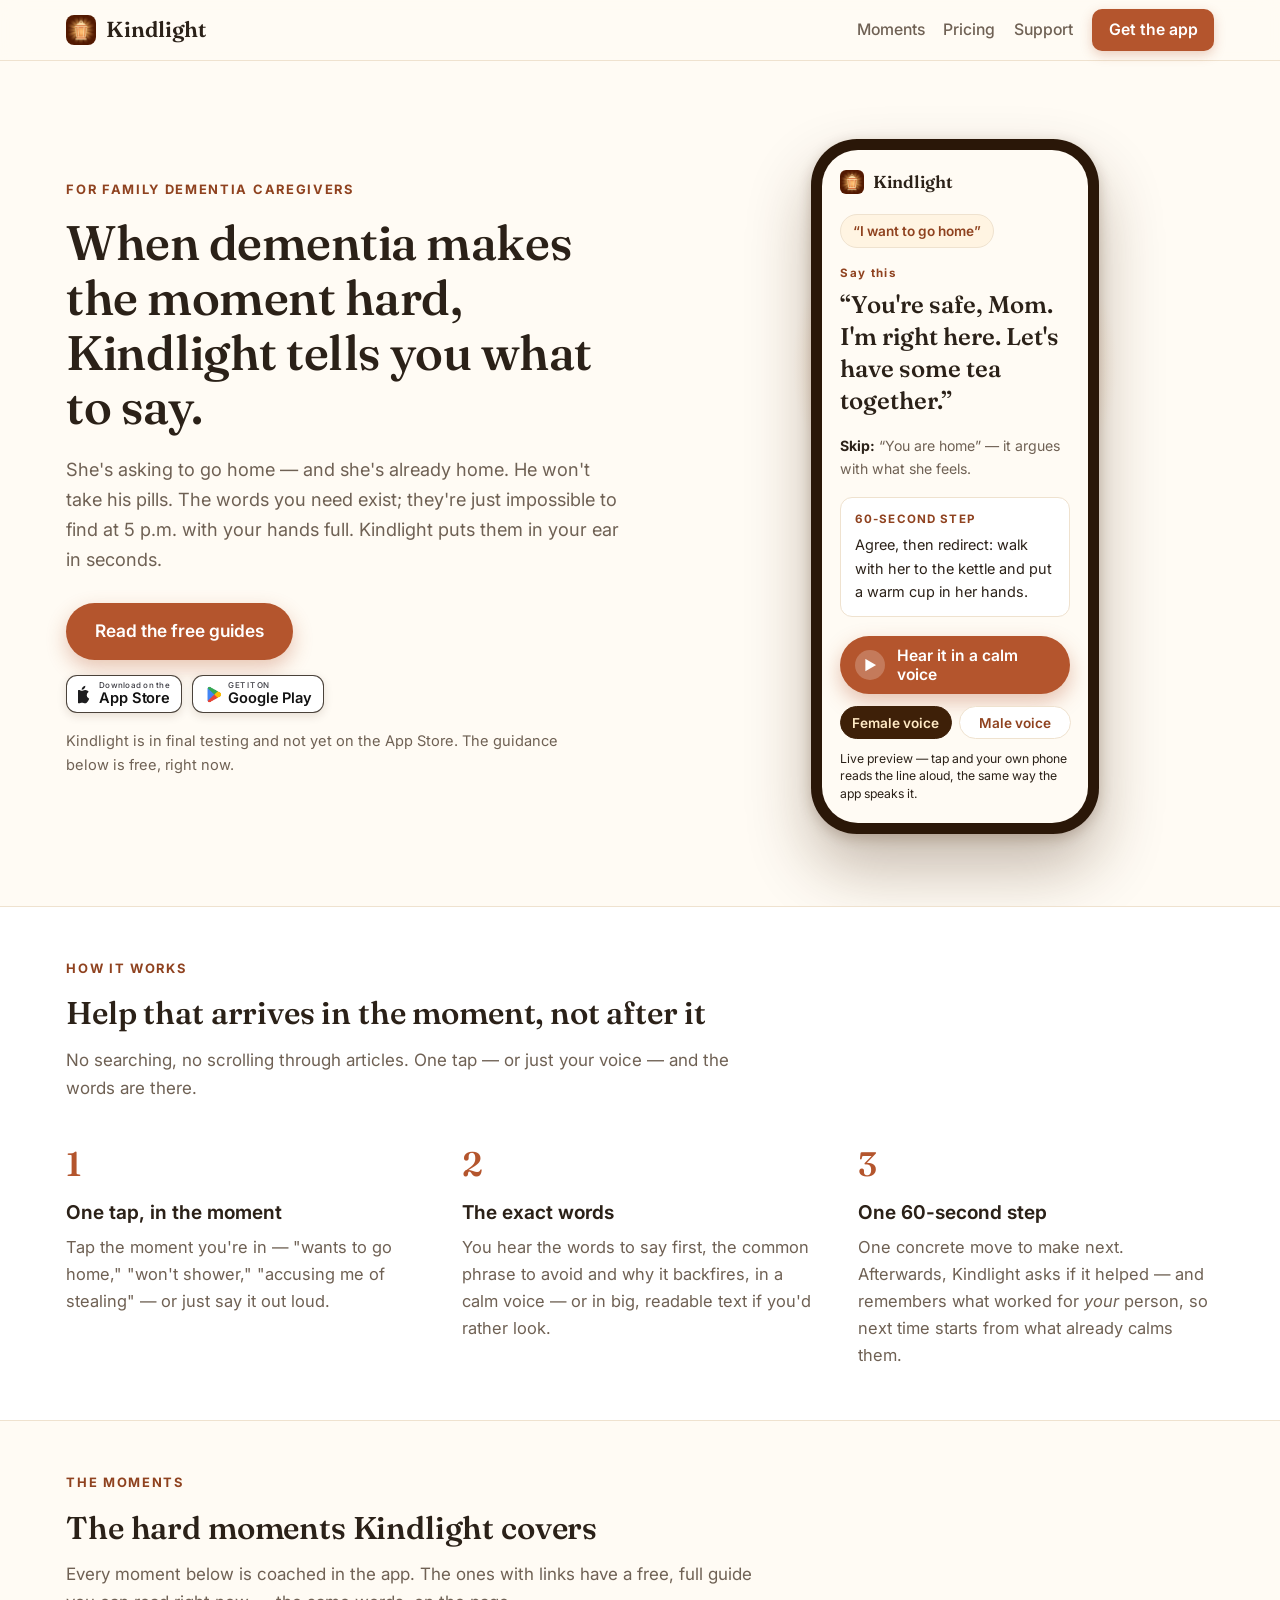
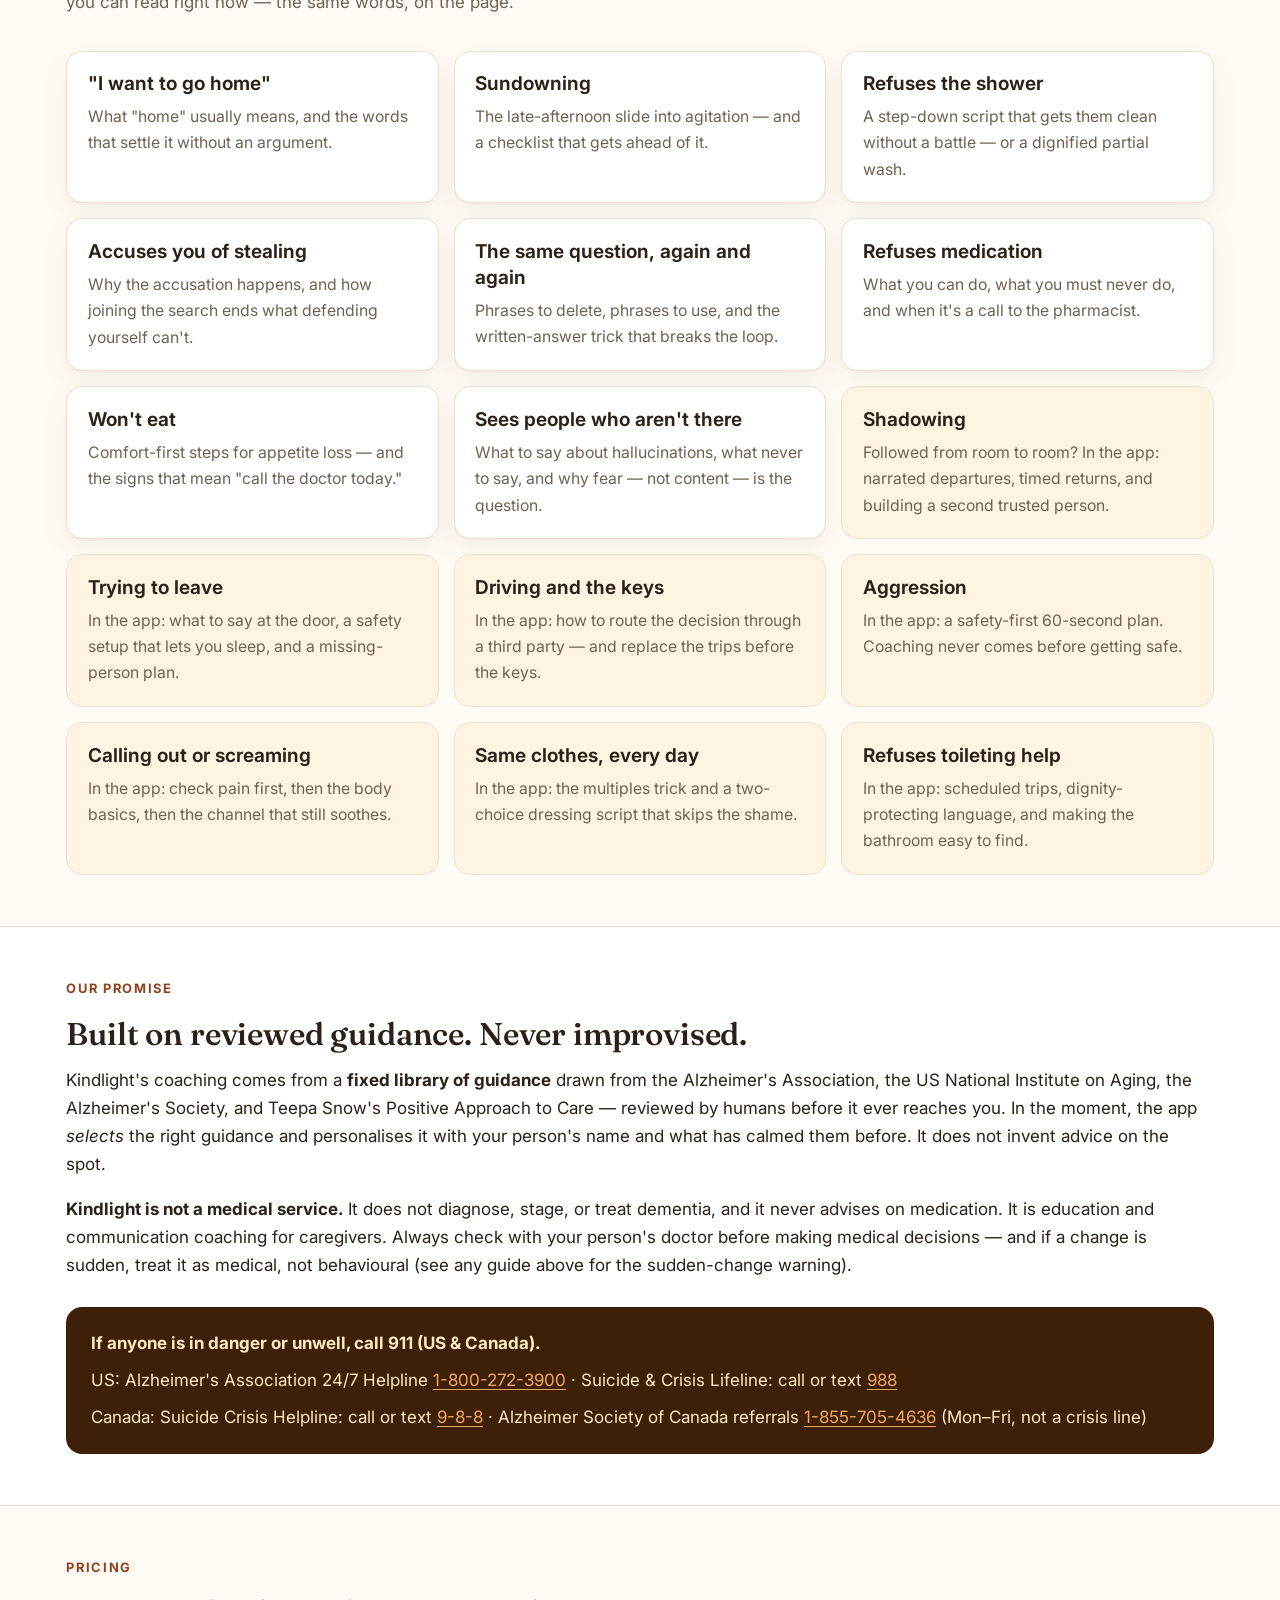
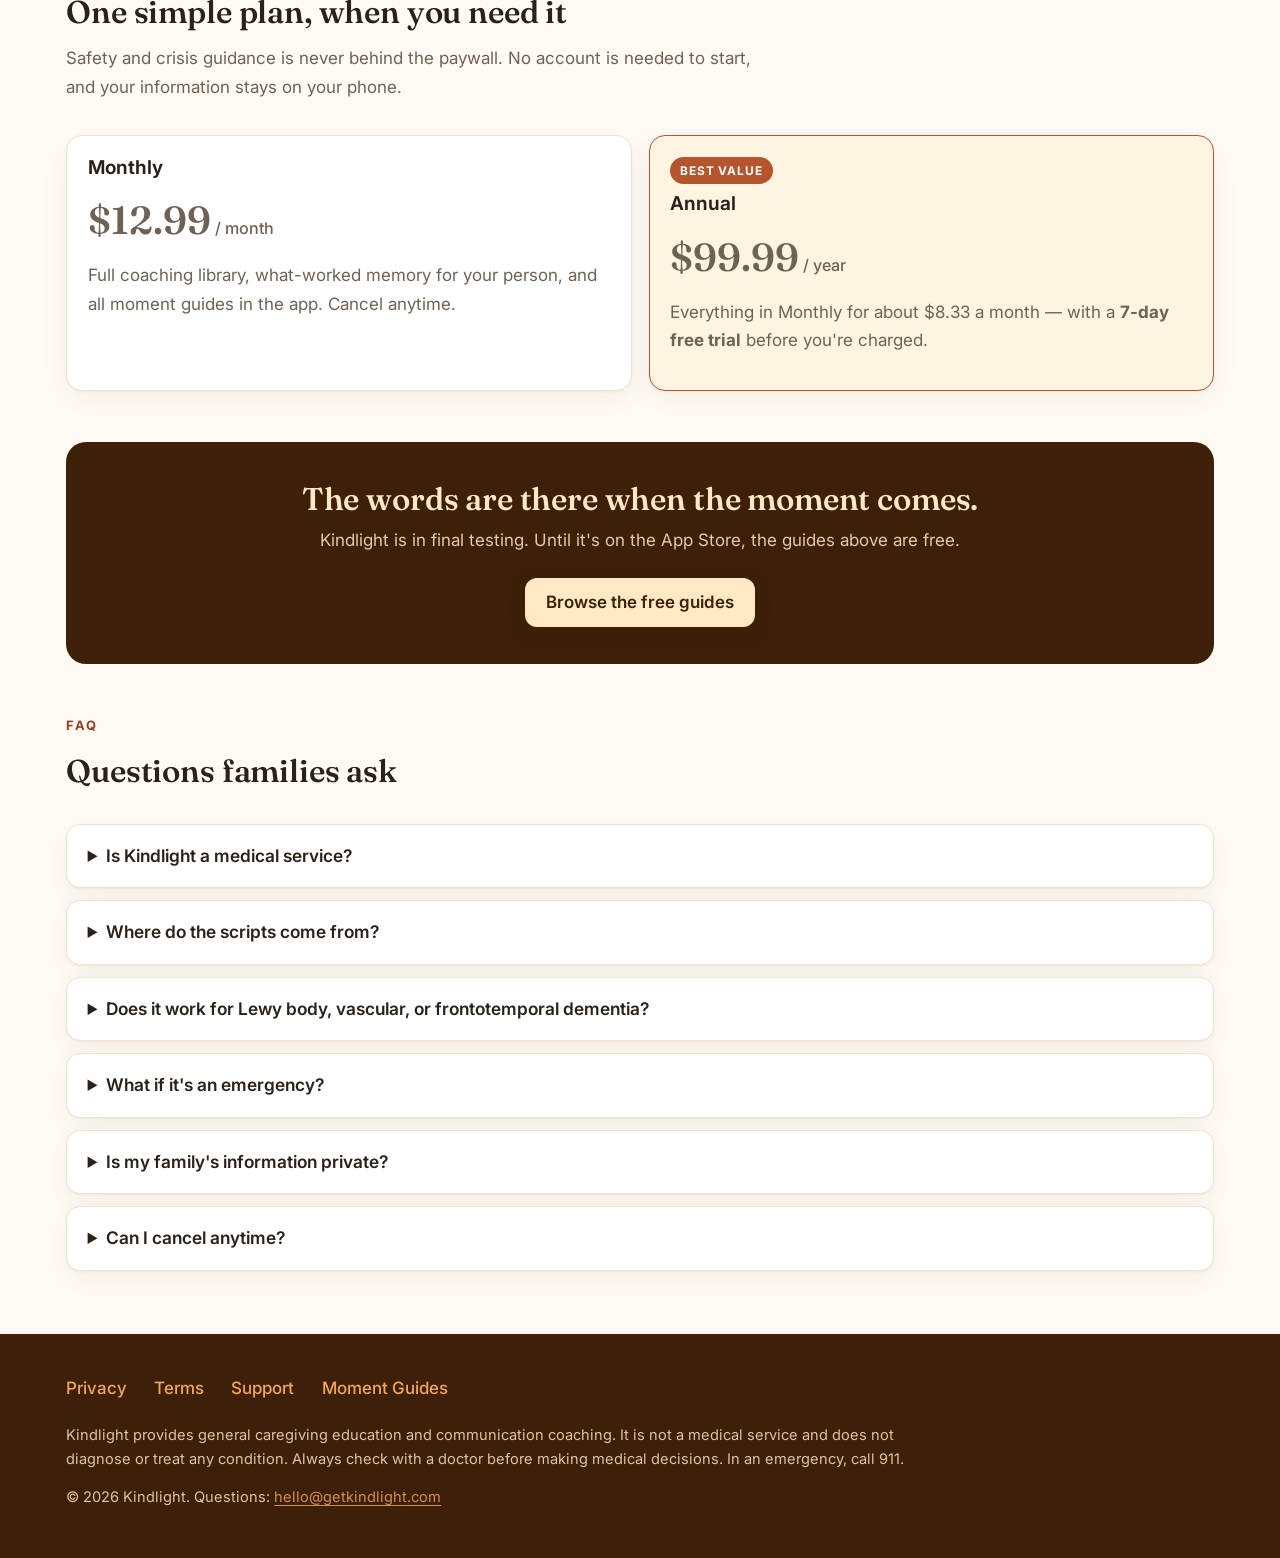
<file: index.html>
<!DOCTYPE html>
<html lang="en-CA">
<head>
<meta charset="utf-8">
<meta name="viewport" content="width=device-width, initial-scale=1">
<title>Kindlight — What to Say in Dementia's Hardest Moments</title>
<meta name="description" content="Kindlight is a calm, voice-first coach for family dementia caregivers. One tap gives you the exact words to say, what not to say, and a 60-second step — right in the moment.">
<link rel="icon" type="image/png" href="icon.png">
<link rel="preconnect" href="https://fonts.googleapis.com">
<link rel="preconnect" href="https://fonts.gstatic.com" crossorigin>
<link href="https://fonts.googleapis.com/css2?family=Fraunces:opsz,wght@9..144,500;9..144,560;9..144,600&family=Inter:wght@400;500;600;700&display=swap" rel="stylesheet">
<link rel="stylesheet" href="styles-v2.css">
</head>
<body>

<header class="site-header">
  <div class="wrap">
    <img class="logo" src="icon.png" alt="" width="30" height="30">
    <a class="brand" href="./">Kindlight</a>
    <nav aria-label="Main">
      <a href="#moments">Moments</a>
      <a href="#pricing">Pricing</a>
      <a class="optional" href="support.html">Support</a>
      <a class="nav-cta" href="#pricing">Get the app</a>
    </nav>
  </div>
</header>

<main>
  <div class="hero">
    <div class="wrap hero-grid">
      <div>
        <p class="eyebrow">For family dementia caregivers</p>
        <h1>When dementia makes the moment hard, Kindlight tells you what to say.</h1>
        <p class="lede">She's asking to go home — and she's already home. He won't take his pills. The words you need exist; they're just impossible to find at 5&nbsp;p.m. with your hands full. Kindlight puts them in your ear in seconds.</p>
        <div class="cta-row">
          <a class="hero-cta" href="#moments">Read the free guides</a>
        </div>
        <div class="cta-row badges">
          <!-- Store pills, secondary on purpose: the pros lead with their own button. Link at launch. -->
          <span class="store-pill"><img class="glyph-apple" src="apple-glyph.svg" alt=""><span class="pill-lines"><small>Download on the</small><strong>App Store</strong></span></span>
          <span class="store-pill"><img class="glyph-play" src="play-glyph.png" alt=""><span class="pill-lines"><small>GET IT ON</small><strong>Google Play</strong></span></span>
        </div>
        <p class="store-note">Kindlight is in final testing and not yet on the App Store. The guidance below is free, right now.</p>
      </div>
      <div class="phone-stage">
        <div class="phone">
          <div class="phone-screen">
            <div class="phone-appbar">
              <img src="icon.png" alt="" width="24" height="24">
              <span>Kindlight</span>
            </div>
            <span class="phone-moment">&ldquo;I want to go home&rdquo;</span>
            <p class="phone-say-label">Say this</p>
            <p class="phone-say">&ldquo;You're safe, Mom. I'm right here. Let's have some tea together.&rdquo;</p>
            <p class="phone-dont"><strong>Skip:</strong> &ldquo;You are home&rdquo; — it argues with what she feels.</p>
            <div class="phone-step">
              <strong>60-second step</strong>
              Agree, then redirect: walk with her to the kettle and put a warm cup in her hands.
            </div>
            <button class="phone-listen" id="listenBtn" type="button"><span class="play" id="listenIcon">&#9654;</span> <span id="listenLabel">Hear it in a calm voice</span></button>
            <div class="voice-toggle" role="group" aria-label="Choose a voice">
              <button type="button" id="voiceFemale" class="active">Female voice</button>
              <button type="button" id="voiceMale">Male voice</button>
            </div>
            <p class="phone-note">Live preview — tap and your own phone reads the line aloud, the same way the app speaks it.</p>
          </div>
        </div>
      </div>
    </div>
  </div>

  <section class="band" aria-labelledby="how">
    <div class="wrap">
      <p class="eyebrow">How it works</p>
      <h2 id="how">Help that arrives in the moment, not after it</h2>
      <p class="section-sub">No searching, no scrolling through articles. One tap — or just your voice — and the words are there.</p>
      <div class="steps">
        <div class="step">
          <span class="num" aria-hidden="true">1</span>
          <h3>One tap, in the moment</h3>
          <p>Tap the moment you're in — "wants to go home," "won't shower," "accusing me of stealing" — or just say it out loud.</p>
        </div>
        <div class="step">
          <span class="num" aria-hidden="true">2</span>
          <h3>The exact words</h3>
          <p>You hear the words to say first, the common phrase to avoid and why it backfires, in a calm voice — or in big, readable text if you'd rather look.</p>
        </div>
        <div class="step">
          <span class="num" aria-hidden="true">3</span>
          <h3>One 60-second step</h3>
          <p>One concrete move to make next. Afterwards, Kindlight asks if it helped — and remembers what worked for <em>your</em> person, so next time starts from what already calms them.</p>
        </div>
      </div>
    </div>
  </section>

  <section aria-labelledby="moments" id="moments">
    <div class="wrap">
      <p class="eyebrow">The moments</p>
      <h2>The hard moments Kindlight covers</h2>
      <p class="section-sub">Every moment below is coached in the app. The ones with links have a free, full guide you can read right now — the same words, on the page.</p>
      <div class="grid">
        <a class="card moment-card" href="moments/wants-to-go-home/">
          <h3>"I want to go home"</h3>
          <p>What "home" usually means, and the words that settle it without an argument.</p>
          <span class="arrow" aria-hidden="true">&rarr;</span>
        </a>
        <a class="card moment-card" href="moments/sundowning/">
          <h3>Sundowning</h3>
          <p>The late-afternoon slide into agitation — and a checklist that gets ahead of it.</p>
          <span class="arrow" aria-hidden="true">&rarr;</span>
        </a>
        <a class="card moment-card" href="moments/refuses-shower/">
          <h3>Refuses the shower</h3>
          <p>A step-down script that gets them clean without a battle — or a dignified partial wash.</p>
          <span class="arrow" aria-hidden="true">&rarr;</span>
        </a>
        <a class="card moment-card" href="moments/accuses-stealing/">
          <h3>Accuses you of stealing</h3>
          <p>Why the accusation happens, and how joining the search ends what defending yourself can't.</p>
          <span class="arrow" aria-hidden="true">&rarr;</span>
        </a>
        <a class="card moment-card" href="moments/repetitive-questions/">
          <h3>The same question, again and again</h3>
          <p>Phrases to delete, phrases to use, and the written-answer trick that breaks the loop.</p>
          <span class="arrow" aria-hidden="true">&rarr;</span>
        </a>
        <a class="card moment-card" href="moments/refuses-medication/">
          <h3>Refuses medication</h3>
          <p>What you can do, what you must never do, and when it's a call to the pharmacist.</p>
          <span class="arrow" aria-hidden="true">&rarr;</span>
        </a>
        <a class="card moment-card" href="moments/refuses-to-eat/">
          <h3>Won't eat</h3>
          <p>Comfort-first steps for appetite loss — and the signs that mean "call the doctor today."</p>
          <span class="arrow" aria-hidden="true">&rarr;</span>
        </a>
        <a class="card moment-card" href="moments/hallucinations-delusions/">
          <h3>Sees people who aren't there</h3>
          <p>What to say about hallucinations, what never to say, and why fear — not content — is the question.</p>
          <span class="arrow" aria-hidden="true">&rarr;</span>
        </a>
        <div class="card moment-card plain">
          <h3>Shadowing</h3>
          <p>Followed from room to room? In the app: narrated departures, timed returns, and building a second trusted person.</p>
        </div>
        <div class="card moment-card plain">
          <h3>Trying to leave</h3>
          <p>In the app: what to say at the door, a safety setup that lets you sleep, and a missing-person plan.</p>
        </div>
        <div class="card moment-card plain">
          <h3>Driving and the keys</h3>
          <p>In the app: how to route the decision through a third party — and replace the trips before the keys.</p>
        </div>
        <div class="card moment-card plain">
          <h3>Aggression</h3>
          <p>In the app: a safety-first 60-second plan. Coaching never comes before getting safe.</p>
        </div>
        <div class="card moment-card plain">
          <h3>Calling out or screaming</h3>
          <p>In the app: check pain first, then the body basics, then the channel that still soothes.</p>
        </div>
        <div class="card moment-card plain">
          <h3>Same clothes, every day</h3>
          <p>In the app: the multiples trick and a two-choice dressing script that skips the shame.</p>
        </div>
        <div class="card moment-card plain">
          <h3>Refuses toileting help</h3>
          <p>In the app: scheduled trips, dignity-protecting language, and making the bathroom easy to find.</p>
        </div>
      </div>
    </div>
  </section>

  <section class="band" aria-labelledby="safety">
    <div class="wrap">
      <p class="eyebrow">Our promise</p>
      <h2 id="safety">Built on reviewed guidance. Never improvised.</h2>
      <p>Kindlight's coaching comes from a <strong>fixed library of guidance</strong> drawn from the Alzheimer's Association, the US National Institute on Aging, the Alzheimer's Society, and Teepa Snow's Positive Approach to Care — reviewed by humans before it ever reaches you. In the moment, the app <em>selects</em> the right guidance and personalises it with your person's name and what has calmed them before. It does not invent advice on the spot.</p>
      <p><strong>Kindlight is not a medical service.</strong> It does not diagnose, stage, or treat dementia, and it never advises on medication. It is education and communication coaching for caregivers. Always check with your person's doctor before making medical decisions — and if a change is sudden, treat it as medical, not behavioural (see any guide above for the sudden-change warning).</p>
      <div class="crisis">
        <p><strong>If anyone is in danger or unwell, call 911 (US &amp; Canada).</strong></p>
        <p>US: Alzheimer's Association 24/7 Helpline <a href="tel:+18002723900">1-800-272-3900</a> · Suicide &amp; Crisis Lifeline: call or text <a href="tel:988">988</a></p>
        <p>Canada: Suicide Crisis Helpline: call or text <a href="tel:988">9-8-8</a> · Alzheimer Society of Canada referrals <a href="tel:+18557054636">1-855-705-4636</a> (Mon–Fri, not a crisis line)</p>
      </div>
    </div>
  </section>

  <section aria-labelledby="pricing" id="pricing">
    <div class="wrap">
      <p class="eyebrow">Pricing</p>
      <h2>One simple plan, when you need it</h2>
      <p class="section-sub">Safety and crisis guidance is never behind the paywall. No account is needed to start, and your information stays on your phone.</p>
      <div class="pricing">
        <div class="card price-card">
          <h3>Monthly</h3>
          <p class="price">$12.99<span class="per"> / month</span></p>
          <p>Full coaching library, what-worked memory for your person, and all moment guides in the app. Cancel anytime.</p>
        </div>
        <div class="card price-card featured">
          <span class="badge">Best value</span>
          <h3>Annual</h3>
          <p class="price">$99.99<span class="per"> / year</span></p>
          <p>Everything in Monthly for about $8.33 a month — with a <strong>7-day free trial</strong> before you're charged.</p>
        </div>
      </div>
    </div>
  </section>

  <div class="wrap">
    <div class="cta-band">
      <h2>The words are there when the moment comes.</h2>
      <p>Kindlight is in final testing. Until it's on the App Store, the guides above are free.</p>
      <a class="band-btn" href="#moments">Browse the free guides</a>
    </div>
  </div>

  <section aria-labelledby="faq" style="padding-top:0">
    <div class="wrap">
      <p class="eyebrow">FAQ</p>
      <h2 id="faq">Questions families ask</h2>
      <p class="section-sub"></p>
      <details>
        <summary>Is Kindlight a medical service?</summary>
        <p>No. Kindlight provides general caregiving education and communication coaching based on published guidance from organisations like the Alzheimer's Association and the National Institute on Aging. It does not diagnose or treat any condition and never advises on medication. Please check with your person's doctor before making medical decisions.</p>
      </details>
      <details>
        <summary>Where do the scripts come from?</summary>
        <p>From a fixed, human-reviewed library built on Alzheimer's Association, National Institute on Aging, Alzheimer's Society, and Positive Approach to Care guidance. The app selects and personalises reviewed guidance — it never makes up new advice in the moment. Each guide on this site lists its sources.</p>
      </details>
      <details>
        <summary>Does it work for Lewy body, vascular, or frontotemporal dementia?</summary>
        <p>Yes — the guidance changes by type where the sources say it should. The clearest example: hallucinations in Lewy body dementia are often a normal, non-frightening part of the disease, and the app carries the medication-sensitivity warning every Lewy body caregiver should know. <a href="moments/hallucinations-delusions/lewy-body-dementia/">Read the Lewy body guide</a>.</p>
      </details>
      <details>
        <summary>What if it's an emergency?</summary>
        <p>Call 911. Kindlight's safety checks come before any coaching: sudden confusion, a missing person, choking, injury, or danger routes you straight to emergency and same-day medical help, never to a script. Crisis numbers are always free in the app, with no paywall and no account.</p>
      </details>
      <details>
        <summary>Is my family's information private?</summary>
        <p>In this version, Kindlight works without an account and stores what you enter — your person's name, what calms them, your notes — on your phone, not on our servers. See the <a href="privacy.html">Privacy Policy</a> for the plain-language version.</p>
      </details>
      <details>
        <summary>Can I cancel anytime?</summary>
        <p>Yes. Subscriptions are handled by the App Store and can be cancelled in your phone's subscription settings in a few taps. The annual plan starts with a 7-day free trial, so you can use the full app through a few hard evenings before paying anything.</p>
      </details>
    </div>
  </section>
</main>

<footer class="site-footer">
  <div class="wrap">
    <nav aria-label="Footer">
      <a href="privacy.html">Privacy</a>
      <a href="terms.html">Terms</a>
      <a href="support.html">Support</a>
      <a href="#moments">Moment Guides</a>
    </nav>
    <p class="fine">Kindlight provides general caregiving education and communication coaching. It is not a medical service and does not diagnose or treat any condition. Always check with a doctor before making medical decisions. In an emergency, call 911.</p>
    <p class="fine">© 2026 Kindlight. Questions: <a href="mailto:hello@getkindlight.com">hello@getkindlight.com</a></p>
  </div>
</footer>

<script>
(function () {
  var btn = document.getElementById('listenBtn');
  var label = document.getElementById('listenLabel');
  var icon = document.getElementById('listenIcon');
  var fBtn = document.getElementById('voiceFemale');
  var mBtn = document.getElementById('voiceMale');
  var text = "You're safe, Mom. I'm right here. Let's have some tea together.";
  var gender = 'female';
  if (!('speechSynthesis' in window)) {
    label.textContent = 'Voice is not available in this browser';
    btn.disabled = true;
    return;
  }
  var FEMALE = ['samantha', 'karen', 'moira', 'tessa', 'fiona', 'susan', 'zira', 'aria', 'jenny', 'female', 'google us english'];
  var MALE = ['daniel', 'alex', 'david', 'mark', 'george', 'oliver', 'james', 'male'];
  function pickVoice() {
    var voices = window.speechSynthesis.getVoices().filter(function (v) {
      return v.lang && v.lang.toLowerCase().indexOf('en') === 0;
    });
    if (!voices.length) return null;
    var names = gender === 'female' ? FEMALE : MALE;
    for (var i = 0; i < names.length; i++) {
      for (var j = 0; j < voices.length; j++) {
        var n = voices[j].name.toLowerCase();
        if (gender === 'male' && n.indexOf('female') !== -1) continue;
        if (n.indexOf(names[i]) !== -1) return voices[j];
      }
    }
    return voices[0];
  }
  if ('onvoiceschanged' in window.speechSynthesis) {
    window.speechSynthesis.onvoiceschanged = function () { pickVoice(); };
  }
  function reset() {
    label.textContent = 'Hear it in a calm voice';
    icon.innerHTML = '&#9654;';
  }
  function speak() {
    window.speechSynthesis.cancel();
    var u = new SpeechSynthesisUtterance(text);
    var v = pickVoice();
    if (v) u.voice = v;
    u.rate = 0.95;
    u.onend = reset;
    u.onerror = reset;
    window.speechSynthesis.speak(u);
    label.textContent = 'Tap to stop';
    icon.innerHTML = '&#9632;';
  }
  btn.addEventListener('click', function () {
    if (window.speechSynthesis.speaking) { window.speechSynthesis.cancel(); reset(); }
    else speak();
  });
  function setGender(g) {
    gender = g;
    fBtn.classList.toggle('active', g === 'female');
    mBtn.classList.toggle('active', g === 'male');
    if (window.speechSynthesis.speaking) speak();
  }
  fBtn.addEventListener('click', function () { setGender('female'); });
  mBtn.addEventListener('click', function () { setGender('male'); });
})();
</script>
</body>
</html>
</file>
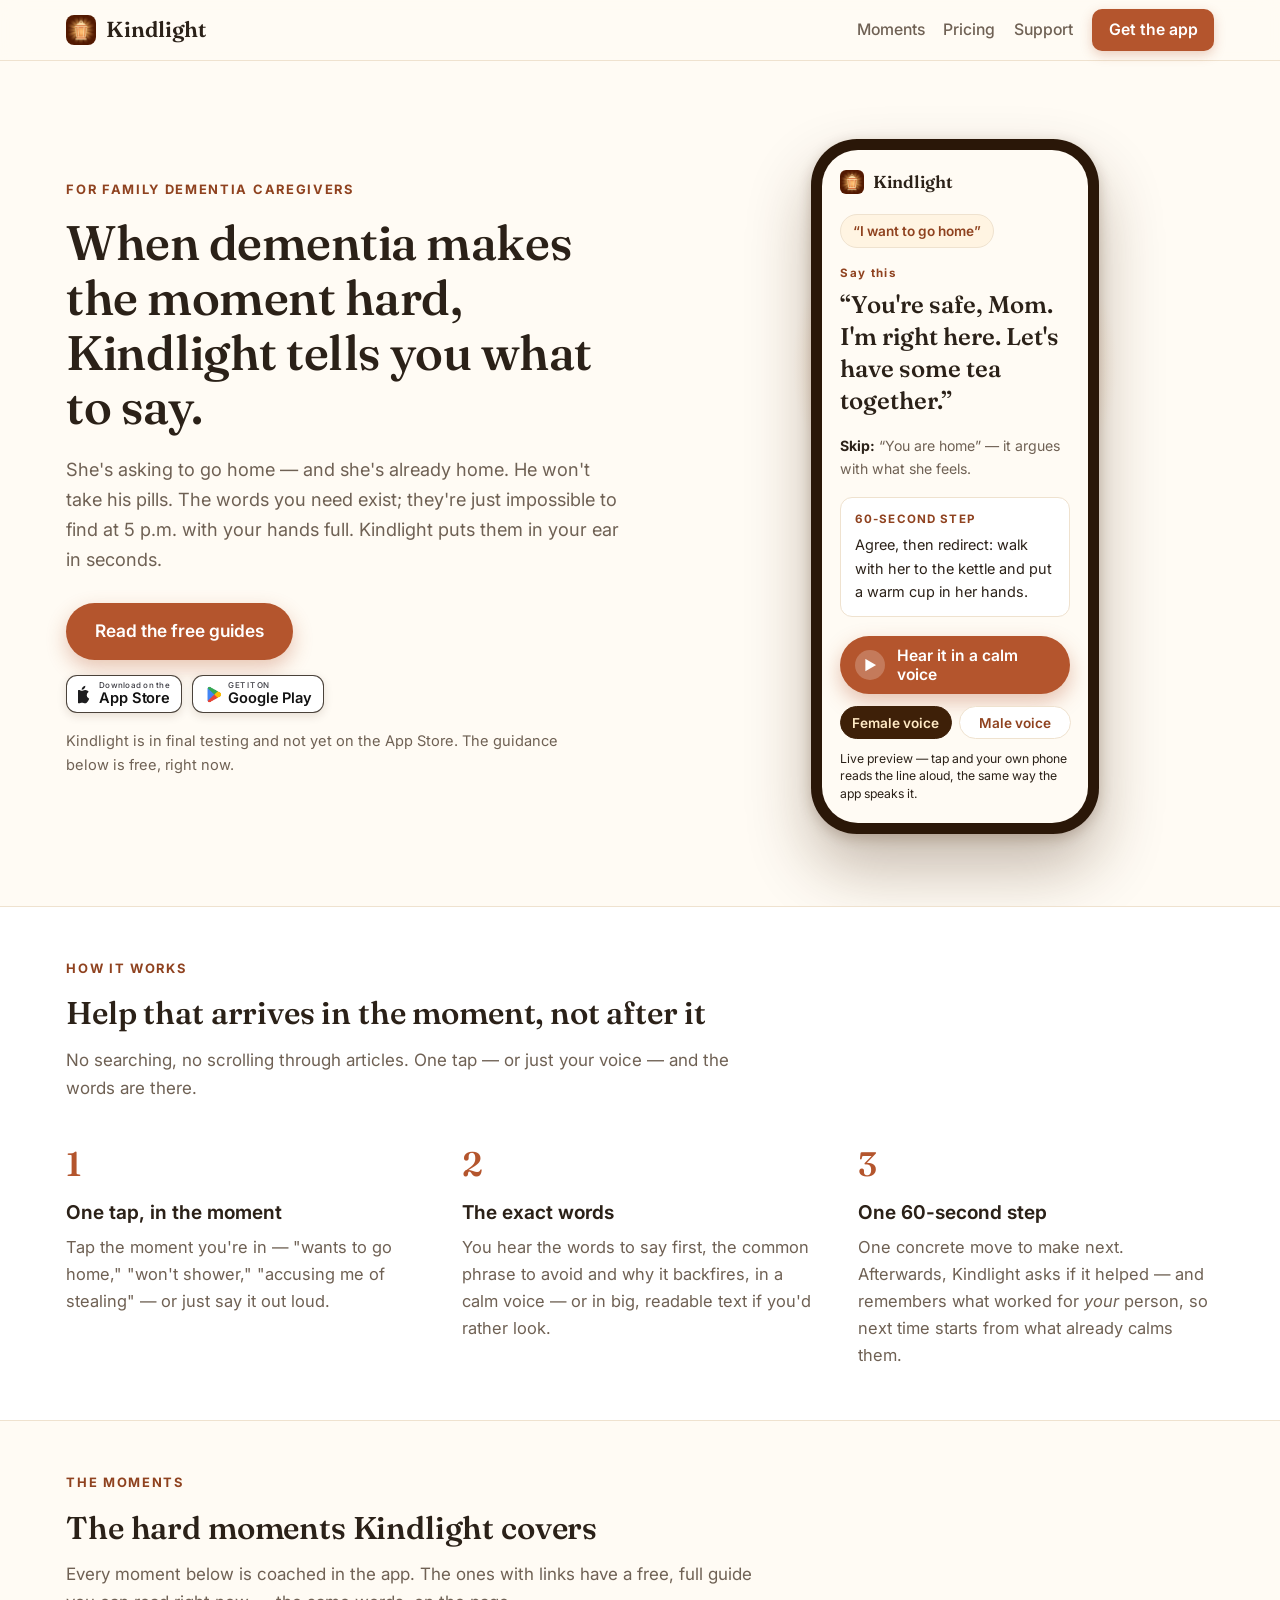
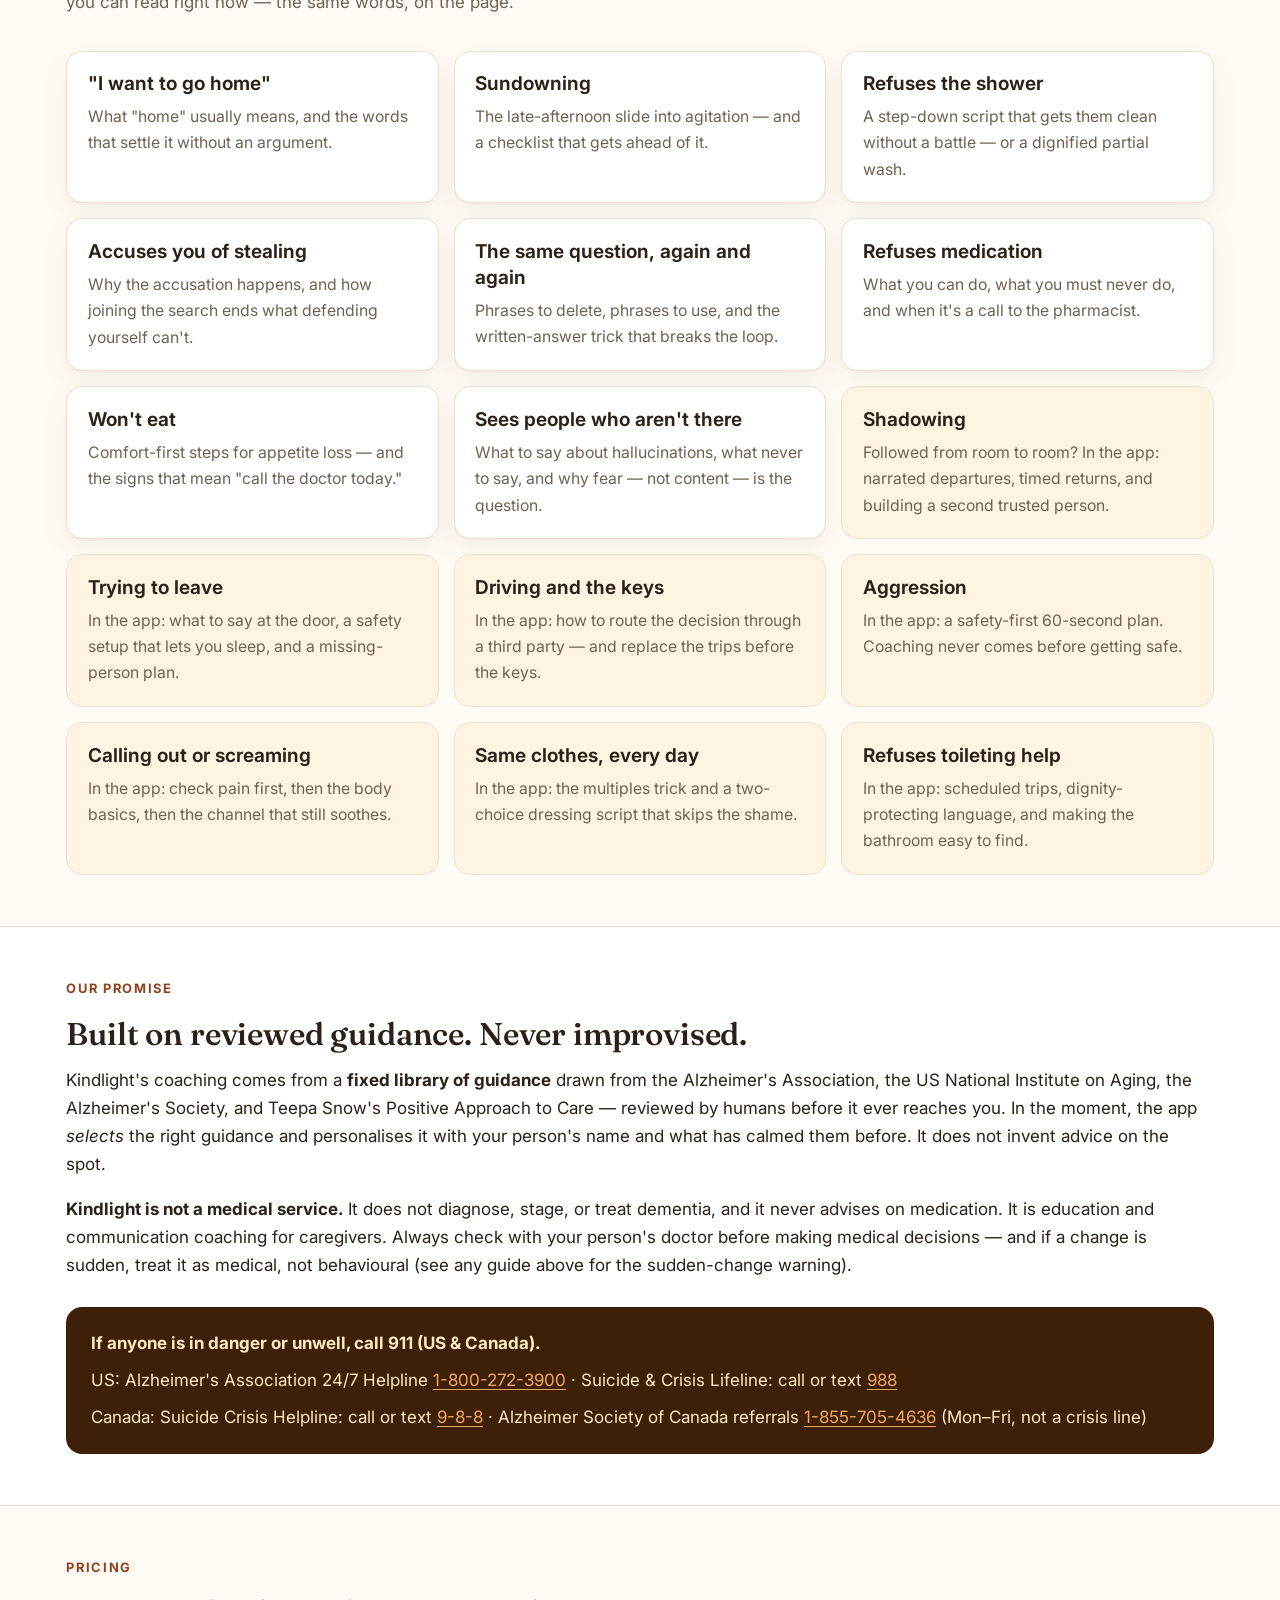
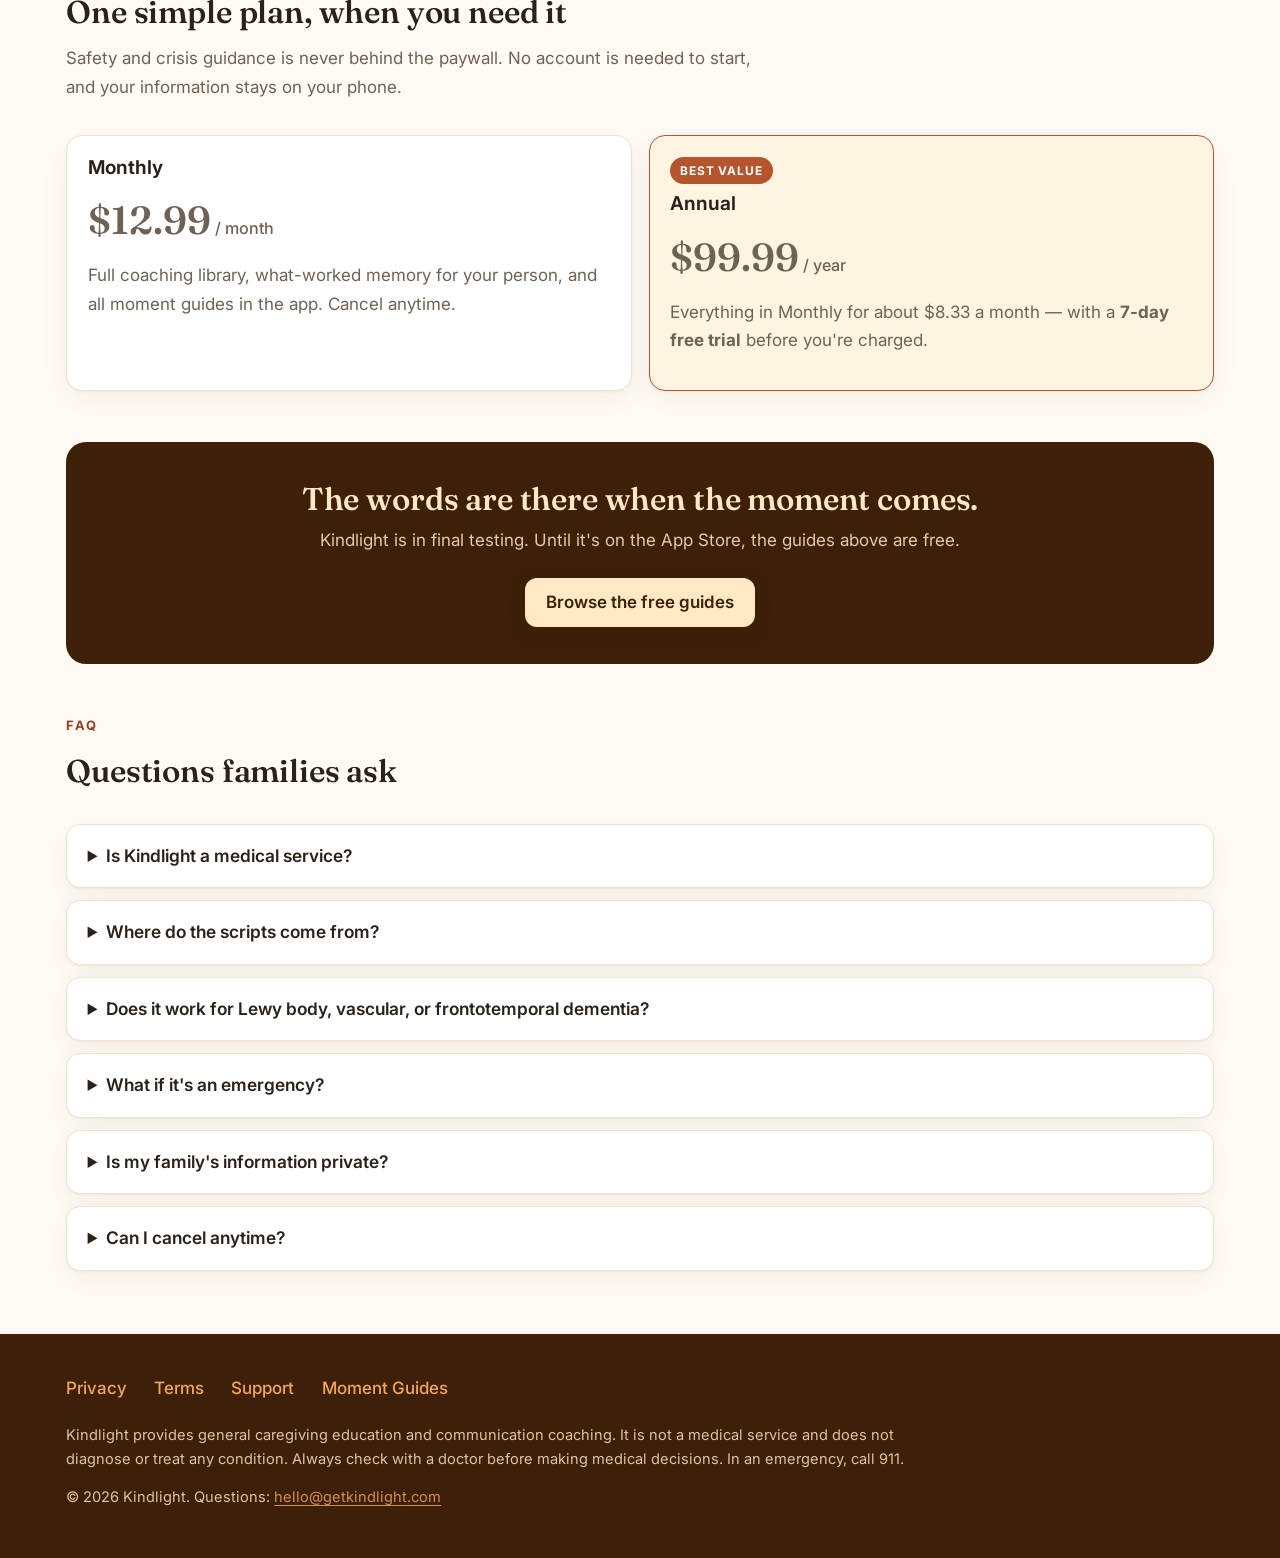
<file: v2/index.html>
<!DOCTYPE html>
<html lang="en-CA">
<head>
<meta charset="utf-8">
<meta name="viewport" content="width=device-width, initial-scale=1">
<meta name="robots" content="noindex">
<title>Kindlight — What to Say in Dementia's Hardest Moments</title>
<meta name="description" content="Kindlight is a calm, voice-first coach for family dementia caregivers. One tap gives you the exact words to say, what not to say, and a 60-second step — right in the moment.">
<link rel="icon" type="image/png" href="icon.png">
<link rel="preconnect" href="https://fonts.googleapis.com">
<link rel="preconnect" href="https://fonts.gstatic.com" crossorigin>
<link href="https://fonts.googleapis.com/css2?family=Fraunces:opsz,wght@9..144,500;9..144,560;9..144,600&family=Inter:wght@400;500;600;700&display=swap" rel="stylesheet">
<link rel="stylesheet" href="styles.css">
</head>
<body>

<header class="site-header">
  <div class="wrap">
    <img class="logo" src="icon.png" alt="" width="30" height="30">
    <a class="brand" href="./">Kindlight</a>
    <nav aria-label="Main">
      <a href="#moments">Moments</a>
      <a href="#pricing">Pricing</a>
      <a class="optional" href="../support.html">Support</a>
      <a class="nav-cta" href="#pricing">Get the app</a>
    </nav>
  </div>
</header>

<main>
  <div class="hero">
    <div class="wrap hero-grid">
      <div>
        <p class="eyebrow">For family dementia caregivers</p>
        <h1>When dementia makes the moment hard, Kindlight tells you what to say.</h1>
        <p class="lede">She's asking to go home — and she's already home. He won't take his pills. The words you need exist; they're just impossible to find at 5&nbsp;p.m. with your hands full. Kindlight puts them in your ear in seconds.</p>
        <div class="cta-row">
          <a class="hero-cta" href="#moments">Read the free guides</a>
        </div>
        <div class="cta-row badges">
          <!-- Store pills, secondary on purpose: the pros lead with their own button. Link at launch. -->
          <span class="store-pill"><img class="glyph-apple" src="apple-glyph.svg" alt=""><span class="pill-lines"><small>Download on the</small><strong>App Store</strong></span></span>
          <span class="store-pill"><img class="glyph-play" src="play-glyph.png" alt=""><span class="pill-lines"><small>GET IT ON</small><strong>Google Play</strong></span></span>
        </div>
        <p class="store-note">Kindlight is in final testing and not yet on the App Store. The guidance below is free, right now.</p>
      </div>
      <div class="phone-stage">
        <div class="phone">
          <div class="phone-screen">
            <div class="phone-appbar">
              <img src="icon.png" alt="" width="24" height="24">
              <span>Kindlight</span>
            </div>
            <span class="phone-moment">&ldquo;I want to go home&rdquo;</span>
            <p class="phone-say-label">Say this</p>
            <p class="phone-say">&ldquo;You're safe, Mom. I'm right here. Let's have some tea together.&rdquo;</p>
            <p class="phone-dont"><strong>Skip:</strong> &ldquo;You are home&rdquo; — it argues with what she feels.</p>
            <div class="phone-step">
              <strong>60-second step</strong>
              Agree, then redirect: walk with her to the kettle and put a warm cup in her hands.
            </div>
            <button class="phone-listen" id="listenBtn" type="button"><span class="play" id="listenIcon">&#9654;</span> <span id="listenLabel">Hear it in a calm voice</span></button>
            <div class="voice-toggle" role="group" aria-label="Choose a voice">
              <button type="button" id="voiceFemale" class="active">Female voice</button>
              <button type="button" id="voiceMale">Male voice</button>
            </div>
            <p class="phone-note">Live preview — tap and your own phone reads the line aloud, the same way the app speaks it.</p>
          </div>
        </div>
      </div>
    </div>
  </div>

  <section class="band" aria-labelledby="how">
    <div class="wrap">
      <p class="eyebrow">How it works</p>
      <h2 id="how">Help that arrives in the moment, not after it</h2>
      <p class="section-sub">No searching, no scrolling through articles. One tap — or just your voice — and the words are there.</p>
      <div class="steps">
        <div class="step">
          <span class="num" aria-hidden="true">1</span>
          <h3>One tap, in the moment</h3>
          <p>Tap the moment you're in — "wants to go home," "won't shower," "accusing me of stealing" — or just say it out loud.</p>
        </div>
        <div class="step">
          <span class="num" aria-hidden="true">2</span>
          <h3>The exact words</h3>
          <p>You hear the words to say first, the common phrase to avoid and why it backfires, in a calm voice — or in big, readable text if you'd rather look.</p>
        </div>
        <div class="step">
          <span class="num" aria-hidden="true">3</span>
          <h3>One 60-second step</h3>
          <p>One concrete move to make next. Afterwards, Kindlight asks if it helped — and remembers what worked for <em>your</em> person, so next time starts from what already calms them.</p>
        </div>
      </div>
    </div>
  </section>

  <section aria-labelledby="moments" id="moments">
    <div class="wrap">
      <p class="eyebrow">The moments</p>
      <h2>The hard moments Kindlight covers</h2>
      <p class="section-sub">Every moment below is coached in the app. The ones with links have a free, full guide you can read right now — the same words, on the page.</p>
      <div class="grid">
        <a class="card moment-card" href="../moments/wants-to-go-home/">
          <h3>"I want to go home"</h3>
          <p>What "home" usually means, and the words that settle it without an argument.</p>
          <span class="arrow" aria-hidden="true">&rarr;</span>
        </a>
        <a class="card moment-card" href="../moments/sundowning/">
          <h3>Sundowning</h3>
          <p>The late-afternoon slide into agitation — and a checklist that gets ahead of it.</p>
          <span class="arrow" aria-hidden="true">&rarr;</span>
        </a>
        <a class="card moment-card" href="../moments/refuses-shower/">
          <h3>Refuses the shower</h3>
          <p>A step-down script that gets them clean without a battle — or a dignified partial wash.</p>
          <span class="arrow" aria-hidden="true">&rarr;</span>
        </a>
        <a class="card moment-card" href="../moments/accuses-stealing/">
          <h3>Accuses you of stealing</h3>
          <p>Why the accusation happens, and how joining the search ends what defending yourself can't.</p>
          <span class="arrow" aria-hidden="true">&rarr;</span>
        </a>
        <a class="card moment-card" href="../moments/repetitive-questions/">
          <h3>The same question, again and again</h3>
          <p>Phrases to delete, phrases to use, and the written-answer trick that breaks the loop.</p>
          <span class="arrow" aria-hidden="true">&rarr;</span>
        </a>
        <a class="card moment-card" href="../moments/refuses-medication/">
          <h3>Refuses medication</h3>
          <p>What you can do, what you must never do, and when it's a call to the pharmacist.</p>
          <span class="arrow" aria-hidden="true">&rarr;</span>
        </a>
        <a class="card moment-card" href="../moments/refuses-to-eat/">
          <h3>Won't eat</h3>
          <p>Comfort-first steps for appetite loss — and the signs that mean "call the doctor today."</p>
          <span class="arrow" aria-hidden="true">&rarr;</span>
        </a>
        <a class="card moment-card" href="../moments/hallucinations-delusions/">
          <h3>Sees people who aren't there</h3>
          <p>What to say about hallucinations, what never to say, and why fear — not content — is the question.</p>
          <span class="arrow" aria-hidden="true">&rarr;</span>
        </a>
        <div class="card moment-card plain">
          <h3>Shadowing</h3>
          <p>Followed from room to room? In the app: narrated departures, timed returns, and building a second trusted person.</p>
        </div>
        <div class="card moment-card plain">
          <h3>Trying to leave</h3>
          <p>In the app: what to say at the door, a safety setup that lets you sleep, and a missing-person plan.</p>
        </div>
        <div class="card moment-card plain">
          <h3>Driving and the keys</h3>
          <p>In the app: how to route the decision through a third party — and replace the trips before the keys.</p>
        </div>
        <div class="card moment-card plain">
          <h3>Aggression</h3>
          <p>In the app: a safety-first 60-second plan. Coaching never comes before getting safe.</p>
        </div>
        <div class="card moment-card plain">
          <h3>Calling out or screaming</h3>
          <p>In the app: check pain first, then the body basics, then the channel that still soothes.</p>
        </div>
        <div class="card moment-card plain">
          <h3>Same clothes, every day</h3>
          <p>In the app: the multiples trick and a two-choice dressing script that skips the shame.</p>
        </div>
        <div class="card moment-card plain">
          <h3>Refuses toileting help</h3>
          <p>In the app: scheduled trips, dignity-protecting language, and making the bathroom easy to find.</p>
        </div>
      </div>
    </div>
  </section>

  <section class="band" aria-labelledby="safety">
    <div class="wrap">
      <p class="eyebrow">Our promise</p>
      <h2 id="safety">Built on reviewed guidance. Never improvised.</h2>
      <p>Kindlight's coaching comes from a <strong>fixed library of guidance</strong> drawn from the Alzheimer's Association, the US National Institute on Aging, the Alzheimer's Society, and Teepa Snow's Positive Approach to Care — reviewed by humans before it ever reaches you. In the moment, the app <em>selects</em> the right guidance and personalises it with your person's name and what has calmed them before. It does not invent advice on the spot.</p>
      <p><strong>Kindlight is not a medical service.</strong> It does not diagnose, stage, or treat dementia, and it never advises on medication. It is education and communication coaching for caregivers. Always check with your person's doctor before making medical decisions — and if a change is sudden, treat it as medical, not behavioural (see any guide above for the sudden-change warning).</p>
      <div class="crisis">
        <p><strong>If anyone is in danger or unwell, call 911 (US &amp; Canada).</strong></p>
        <p>US: Alzheimer's Association 24/7 Helpline <a href="tel:+18002723900">1-800-272-3900</a> · Suicide &amp; Crisis Lifeline: call or text <a href="tel:988">988</a></p>
        <p>Canada: Suicide Crisis Helpline: call or text <a href="tel:988">9-8-8</a> · Alzheimer Society of Canada referrals <a href="tel:+18557054636">1-855-705-4636</a> (Mon–Fri, not a crisis line)</p>
      </div>
    </div>
  </section>

  <section aria-labelledby="pricing" id="pricing">
    <div class="wrap">
      <p class="eyebrow">Pricing</p>
      <h2>One simple plan, when you need it</h2>
      <p class="section-sub">Safety and crisis guidance is never behind the paywall. No account is needed to start, and your information stays on your phone.</p>
      <div class="pricing">
        <div class="card price-card">
          <h3>Monthly</h3>
          <p class="price">$12.99<span class="per"> / month</span></p>
          <p>Full coaching library, what-worked memory for your person, and all moment guides in the app. Cancel anytime.</p>
        </div>
        <div class="card price-card featured">
          <span class="badge">Best value</span>
          <h3>Annual</h3>
          <p class="price">$99.99<span class="per"> / year</span></p>
          <p>Everything in Monthly for about $8.33 a month — with a <strong>7-day free trial</strong> before you're charged.</p>
        </div>
      </div>
    </div>
  </section>

  <div class="wrap">
    <div class="cta-band">
      <h2>The words are there when the moment comes.</h2>
      <p>Kindlight is in final testing. Until it's on the App Store, the guides above are free.</p>
      <a class="band-btn" href="#moments">Browse the free guides</a>
    </div>
  </div>

  <section aria-labelledby="faq" style="padding-top:0">
    <div class="wrap">
      <p class="eyebrow">FAQ</p>
      <h2 id="faq">Questions families ask</h2>
      <p class="section-sub"></p>
      <details>
        <summary>Is Kindlight a medical service?</summary>
        <p>No. Kindlight provides general caregiving education and communication coaching based on published guidance from organisations like the Alzheimer's Association and the National Institute on Aging. It does not diagnose or treat any condition and never advises on medication. Please check with your person's doctor before making medical decisions.</p>
      </details>
      <details>
        <summary>Where do the scripts come from?</summary>
        <p>From a fixed, human-reviewed library built on Alzheimer's Association, National Institute on Aging, Alzheimer's Society, and Positive Approach to Care guidance. The app selects and personalises reviewed guidance — it never makes up new advice in the moment. Each guide on this site lists its sources.</p>
      </details>
      <details>
        <summary>Does it work for Lewy body, vascular, or frontotemporal dementia?</summary>
        <p>Yes — the guidance changes by type where the sources say it should. The clearest example: hallucinations in Lewy body dementia are often a normal, non-frightening part of the disease, and the app carries the medication-sensitivity warning every Lewy body caregiver should know. <a href="../moments/hallucinations-delusions/lewy-body-dementia/">Read the Lewy body guide</a>.</p>
      </details>
      <details>
        <summary>What if it's an emergency?</summary>
        <p>Call 911. Kindlight's safety checks come before any coaching: sudden confusion, a missing person, choking, injury, or danger routes you straight to emergency and same-day medical help, never to a script. Crisis numbers are always free in the app, with no paywall and no account.</p>
      </details>
      <details>
        <summary>Is my family's information private?</summary>
        <p>In this version, Kindlight works without an account and stores what you enter — your person's name, what calms them, your notes — on your phone, not on our servers. See the <a href="../privacy.html">Privacy Policy</a> for the plain-language version.</p>
      </details>
      <details>
        <summary>Can I cancel anytime?</summary>
        <p>Yes. Subscriptions are handled by the App Store and can be cancelled in your phone's subscription settings in a few taps. The annual plan starts with a 7-day free trial, so you can use the full app through a few hard evenings before paying anything.</p>
      </details>
    </div>
  </section>
</main>

<footer class="site-footer">
  <div class="wrap">
    <nav aria-label="Footer">
      <a href="../privacy.html">Privacy</a>
      <a href="../terms.html">Terms</a>
      <a href="../support.html">Support</a>
      <a href="#moments">Moment Guides</a>
    </nav>
    <p class="fine">Kindlight provides general caregiving education and communication coaching. It is not a medical service and does not diagnose or treat any condition. Always check with a doctor before making medical decisions. In an emergency, call 911.</p>
    <p class="fine">© 2026 Kindlight. Questions: <a href="mailto:hello@getkindlight.com">hello@getkindlight.com</a></p>
  </div>
</footer>

<script>
(function () {
  var btn = document.getElementById('listenBtn');
  var label = document.getElementById('listenLabel');
  var icon = document.getElementById('listenIcon');
  var fBtn = document.getElementById('voiceFemale');
  var mBtn = document.getElementById('voiceMale');
  var text = "You're safe, Mom. I'm right here. Let's have some tea together.";
  var gender = 'female';
  if (!('speechSynthesis' in window)) {
    label.textContent = 'Voice is not available in this browser';
    btn.disabled = true;
    return;
  }
  var FEMALE = ['samantha', 'karen', 'moira', 'tessa', 'fiona', 'susan', 'zira', 'aria', 'jenny', 'female', 'google us english'];
  var MALE = ['daniel', 'alex', 'david', 'mark', 'george', 'oliver', 'james', 'male'];
  function pickVoice() {
    var voices = window.speechSynthesis.getVoices().filter(function (v) {
      return v.lang && v.lang.toLowerCase().indexOf('en') === 0;
    });
    if (!voices.length) return null;
    var names = gender === 'female' ? FEMALE : MALE;
    for (var i = 0; i < names.length; i++) {
      for (var j = 0; j < voices.length; j++) {
        var n = voices[j].name.toLowerCase();
        if (gender === 'male' && n.indexOf('female') !== -1) continue;
        if (n.indexOf(names[i]) !== -1) return voices[j];
      }
    }
    return voices[0];
  }
  if ('onvoiceschanged' in window.speechSynthesis) {
    window.speechSynthesis.onvoiceschanged = function () { pickVoice(); };
  }
  function reset() {
    label.textContent = 'Hear it in a calm voice';
    icon.innerHTML = '&#9654;';
  }
  function speak() {
    window.speechSynthesis.cancel();
    var u = new SpeechSynthesisUtterance(text);
    var v = pickVoice();
    if (v) u.voice = v;
    u.rate = 0.95;
    u.onend = reset;
    u.onerror = reset;
    window.speechSynthesis.speak(u);
    label.textContent = 'Tap to stop';
    icon.innerHTML = '&#9632;';
  }
  btn.addEventListener('click', function () {
    if (window.speechSynthesis.speaking) { window.speechSynthesis.cancel(); reset(); }
    else speak();
  });
  function setGender(g) {
    gender = g;
    fBtn.classList.toggle('active', g === 'female');
    mBtn.classList.toggle('active', g === 'male');
    if (window.speechSynthesis.speaking) speak();
  }
  fBtn.addEventListener('click', function () { setGender('female'); });
  mBtn.addEventListener('click', function () { setGender('male'); });
})();
</script>
</body>
</html>
</file>
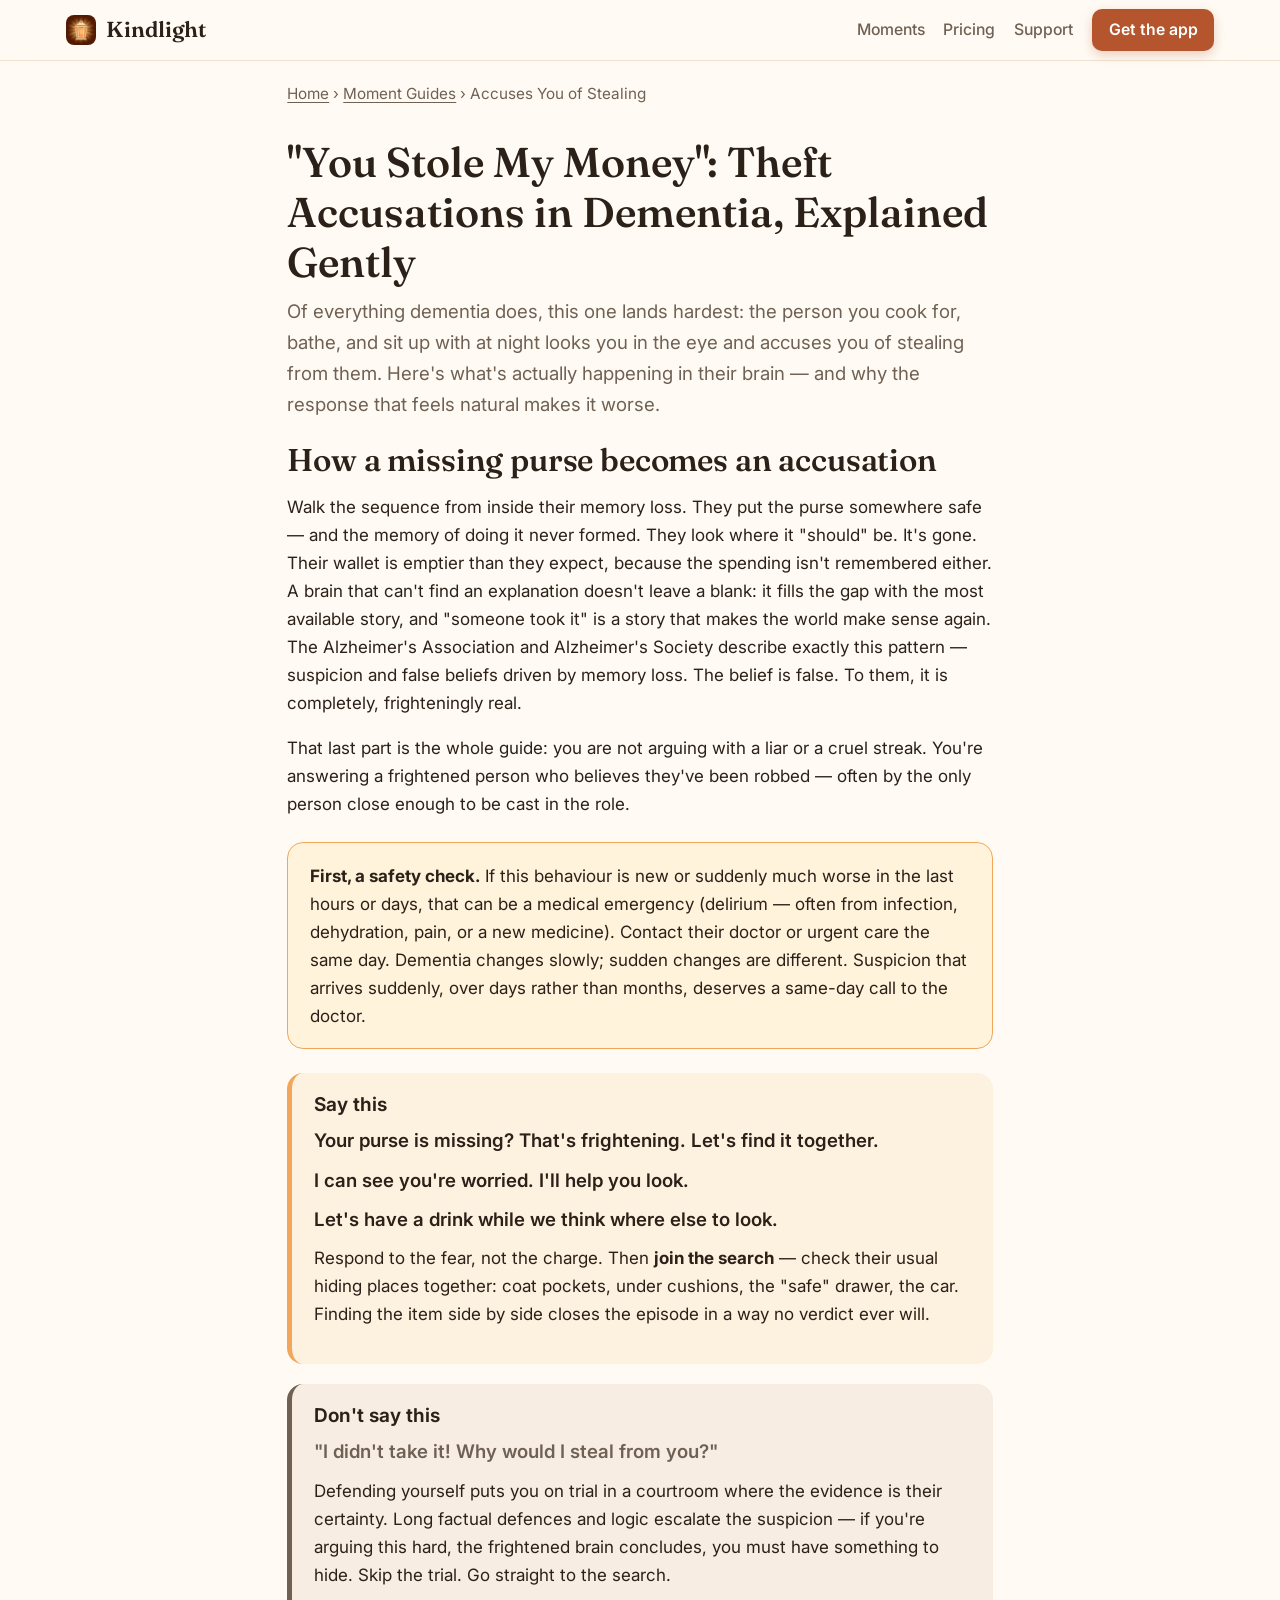
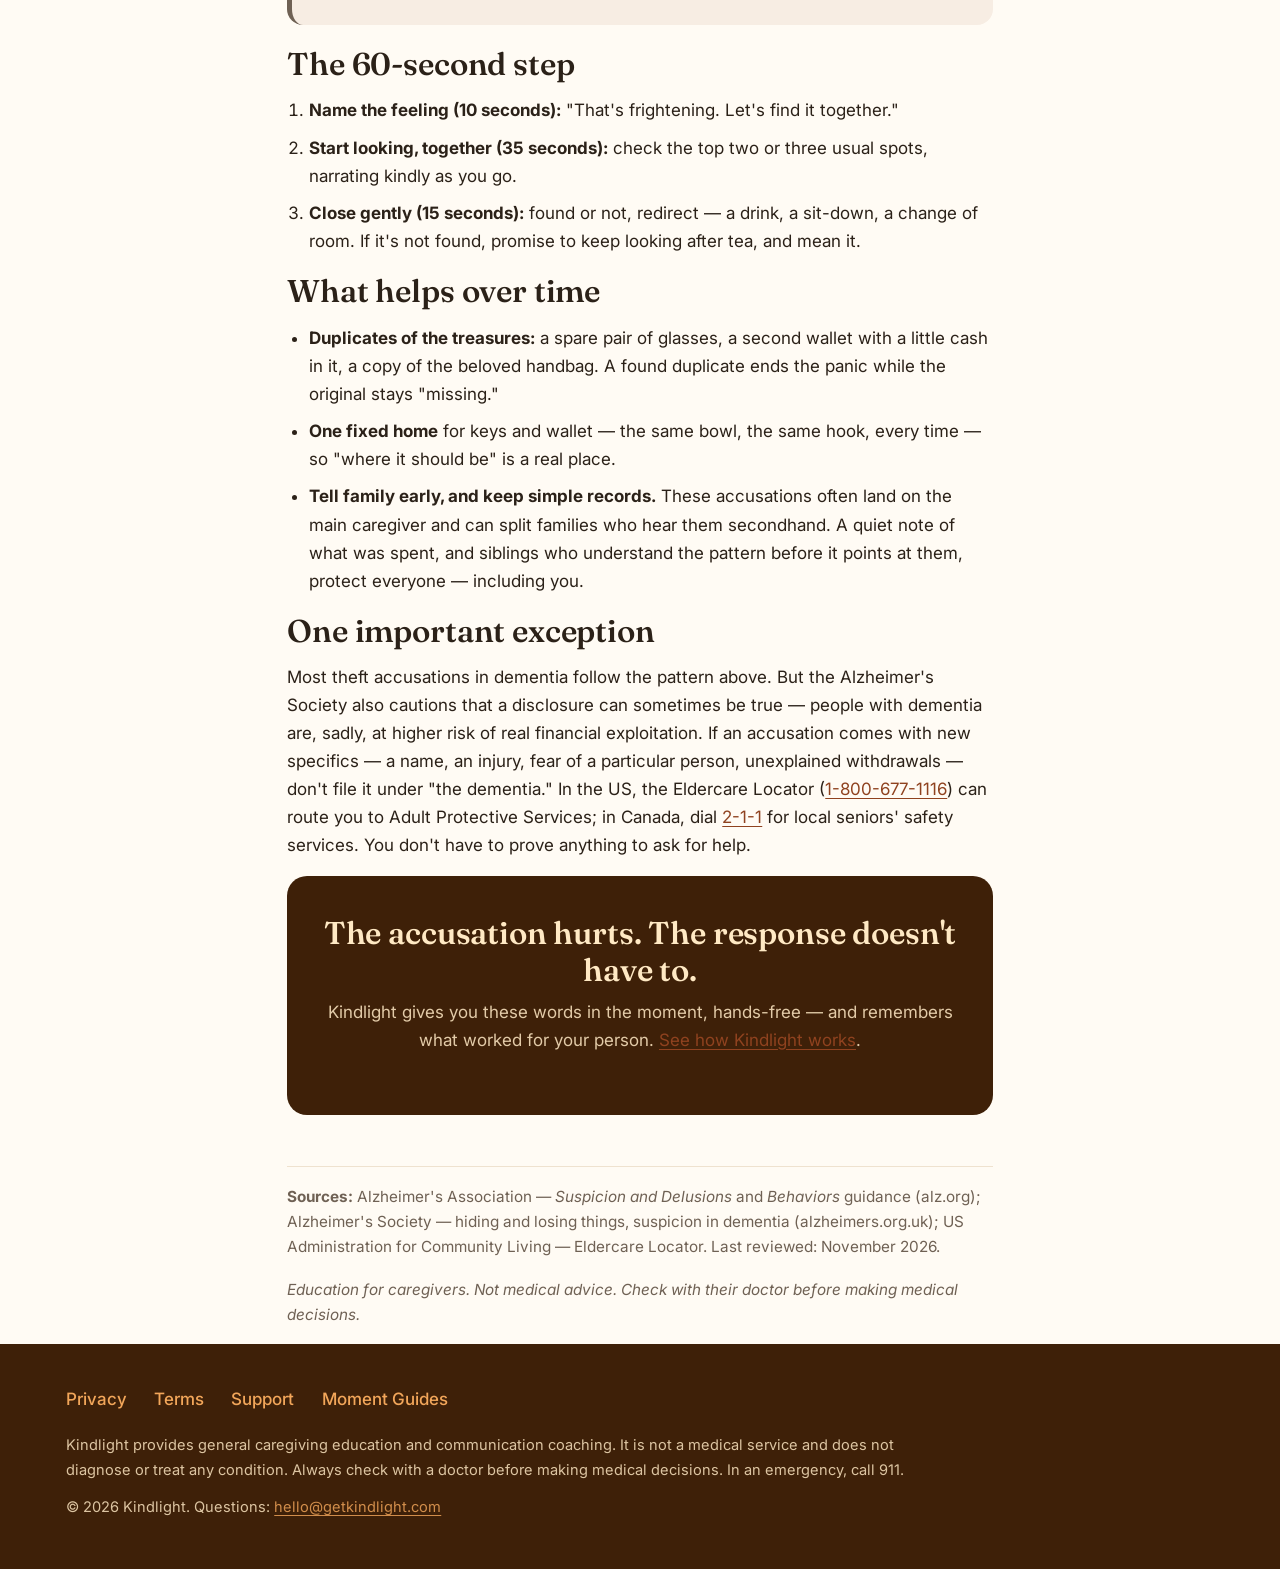
<file: moments/accuses-stealing/index.html>
<!DOCTYPE html>
<html lang="en">
<head>
<meta charset="utf-8">
<meta name="viewport" content="width=device-width, initial-scale=1">
<title>"You Stole My Money": Theft Accusations in Dementia, Explained Gently — Kindlight</title>
<meta name="description" content="He's accusing you — the person who does everything for him — of stealing. Why memory loss creates the accusation, why defending yourself backfires, and the search trick that ends it.">
<link rel="canonical" href="https://getkindlight.com/moments/accuses-stealing/">
<link rel="icon" type="image/png" href="/icon.png">
<link rel="stylesheet" href="/styles-v2.css">
<link rel="preconnect" href="https://fonts.googleapis.com">
<link rel="preconnect" href="https://fonts.gstatic.com" crossorigin>
<link href="https://fonts.googleapis.com/css2?family=Fraunces:opsz,wght@9..144,500;9..144,560;9..144,600&family=Inter:wght@400;500;600;700&display=swap" rel="stylesheet">
<meta property="og:type" content="article">
<meta property="og:site_name" content="Kindlight">
<meta property="og:title" content="&quot;You Stole My Money&quot;: Theft Accusations in Dementia, Explained Gently">
<meta property="og:description" content="Why memory loss creates the accusation, why defending yourself backfires, and the search trick that ends it.">
<meta property="og:url" content="https://getkindlight.com/moments/accuses-stealing/">
<meta property="og:image" content="https://getkindlight.com/icon.png">
</head>
<body>

<header class="site-header">
  <div class="wrap">
    <img class="logo" src="/icon.png" alt="" width="30" height="30">
    <a class="brand" href="/">Kindlight</a>
    <nav aria-label="Main">
      <a href="/#moments">Moments</a>
      <a href="/#pricing">Pricing</a>
      <a class="optional" href="/support.html">Support</a>
      <a class="nav-cta" href="/#pricing">Get the app</a>
    </nav>
  </div>
</header>

<main>
  <div class="narrow">
    <p class="breadcrumb"><a href="/">Home</a> › <a href="/#moments">Moment Guides</a> › Accuses You of Stealing</p>
    <article>
      <h1>"You Stole My Money": Theft Accusations in Dementia, Explained Gently</h1>
      <p class="standfirst">Of everything dementia does, this one lands hardest: the person you cook for, bathe, and sit up with at night looks you in the eye and accuses you of stealing from them. Here's what's actually happening in their brain — and why the response that feels natural makes it worse.</p>

      <h2>How a missing purse becomes an accusation</h2>
      <p>Walk the sequence from inside their memory loss. They put the purse somewhere safe — and the memory of doing it never formed. They look where it "should" be. It's gone. Their wallet is emptier than they expect, because the spending isn't remembered either. A brain that can't find an explanation doesn't leave a blank: it fills the gap with the most available story, and "someone took it" is a story that makes the world make sense again. The Alzheimer's Association and Alzheimer's Society describe exactly this pattern — suspicion and false beliefs driven by memory loss. The belief is false. To them, it is completely, frighteningly real.</p>
      <p>That last part is the whole guide: you are not arguing with a liar or a cruel streak. You're answering a frightened person who believes they've been robbed — often by the only person close enough to be cast in the role.</p>

      <div class="banner" role="note">
        <p><strong class="lead">First, a safety check.</strong> If this behaviour is new or suddenly much worse in the last hours or days, that can be a medical emergency (delirium — often from infection, dehydration, pain, or a new medicine). Contact their doctor or urgent care the same day. Dementia changes slowly; sudden changes are different. Suspicion that arrives suddenly, over days rather than months, deserves a same-day call to the doctor.</p>
      </div>

      <div class="say">
        <h3>Say this</h3>
        <blockquote>Your purse is missing? That's frightening. Let's find it together.</blockquote>
        <blockquote>I can see you're worried. I'll help you look.</blockquote>
        <blockquote>Let's have a drink while we think where else to look.</blockquote>
        <p>Respond to the fear, not the charge. Then <strong>join the search</strong> — check their usual hiding places together: coat pockets, under cushions, the "safe" drawer, the car. Finding the item side by side closes the episode in a way no verdict ever will.</p>
      </div>

      <div class="dont">
        <h3>Don't say this</h3>
        <blockquote>"I didn't take it! Why would I steal from you?"</blockquote>
        <p>Defending yourself puts you on trial in a courtroom where the evidence is their certainty. Long factual defences and logic escalate the suspicion — if you're arguing this hard, the frightened brain concludes, you must have something to hide. Skip the trial. Go straight to the search.</p>
      </div>

      <h2>The 60-second step</h2>
      <ol class="step-list">
        <li><strong>Name the feeling (10 seconds):</strong> "That's frightening. Let's find it together."</li>
        <li><strong>Start looking, together (35 seconds):</strong> check the top two or three usual spots, narrating kindly as you go.</li>
        <li><strong>Close gently (15 seconds):</strong> found or not, redirect — a drink, a sit-down, a change of room. If it's not found, promise to keep looking after tea, and mean it.</li>
      </ol>

      <h2>What helps over time</h2>
      <ul class="help-list">
        <li><strong>Duplicates of the treasures:</strong> a spare pair of glasses, a second wallet with a little cash in it, a copy of the beloved handbag. A found duplicate ends the panic while the original stays "missing."</li>
        <li><strong>One fixed home</strong> for keys and wallet — the same bowl, the same hook, every time — so "where it should be" is a real place.</li>
        <li><strong>Tell family early, and keep simple records.</strong> These accusations often land on the main caregiver and can split families who hear them secondhand. A quiet note of what was spent, and siblings who understand the pattern before it points at them, protect everyone — including you.</li>
      </ul>

      <h2>One important exception</h2>
      <p>Most theft accusations in dementia follow the pattern above. But the Alzheimer's Society also cautions that a disclosure can sometimes be true — people with dementia are, sadly, at higher risk of real financial exploitation. If an accusation comes with new specifics — a name, an injury, fear of a particular person, unexplained withdrawals — don't file it under "the dementia." In the US, the Eldercare Locator (<a href="tel:+18006771116">1-800-677-1116</a>) can route you to Adult Protective Services; in Canada, dial <a href="tel:211">2-1-1</a> for local seniors' safety services. You don't have to prove anything to ask for help.</p>

      <div class="cta-band">
        <h2>The accusation hurts. The response doesn't have to.</h2>
        <p>Kindlight gives you these words in the moment, hands-free — and remembers what worked for your person. <a href="/">See how Kindlight works</a>.</p>
      </div>

      <div class="sources">
        <p><strong>Sources:</strong> Alzheimer's Association — <em>Suspicion and Delusions</em> and <em>Behaviors</em> guidance (alz.org); Alzheimer's Society — hiding and losing things, suspicion in dementia (alzheimers.org.uk); US Administration for Community Living — Eldercare Locator. Last reviewed: November 2026.</p>
        <p class="disclaimer">Education for caregivers. Not medical advice. Check with their doctor before making medical decisions.</p>
      </div>
    </article>
  </div>
</main>

<footer class="site-footer">
  <div class="wrap">
    <nav aria-label="Footer">
      <a href="/privacy.html">Privacy</a>
      <a href="/terms.html">Terms</a>
      <a href="/support.html">Support</a>
      <a href="/#moments">Moment Guides</a>
    </nav>
    <p class="fine">Kindlight provides general caregiving education and communication coaching. It is not a medical service and does not diagnose or treat any condition. Always check with a doctor before making medical decisions. In an emergency, call 911.</p>
    <p class="fine">© 2026 Kindlight. Questions: <a href="mailto:hello@getkindlight.com">hello@getkindlight.com</a></p>
  </div>
</footer>

</body>
</html>
</file>
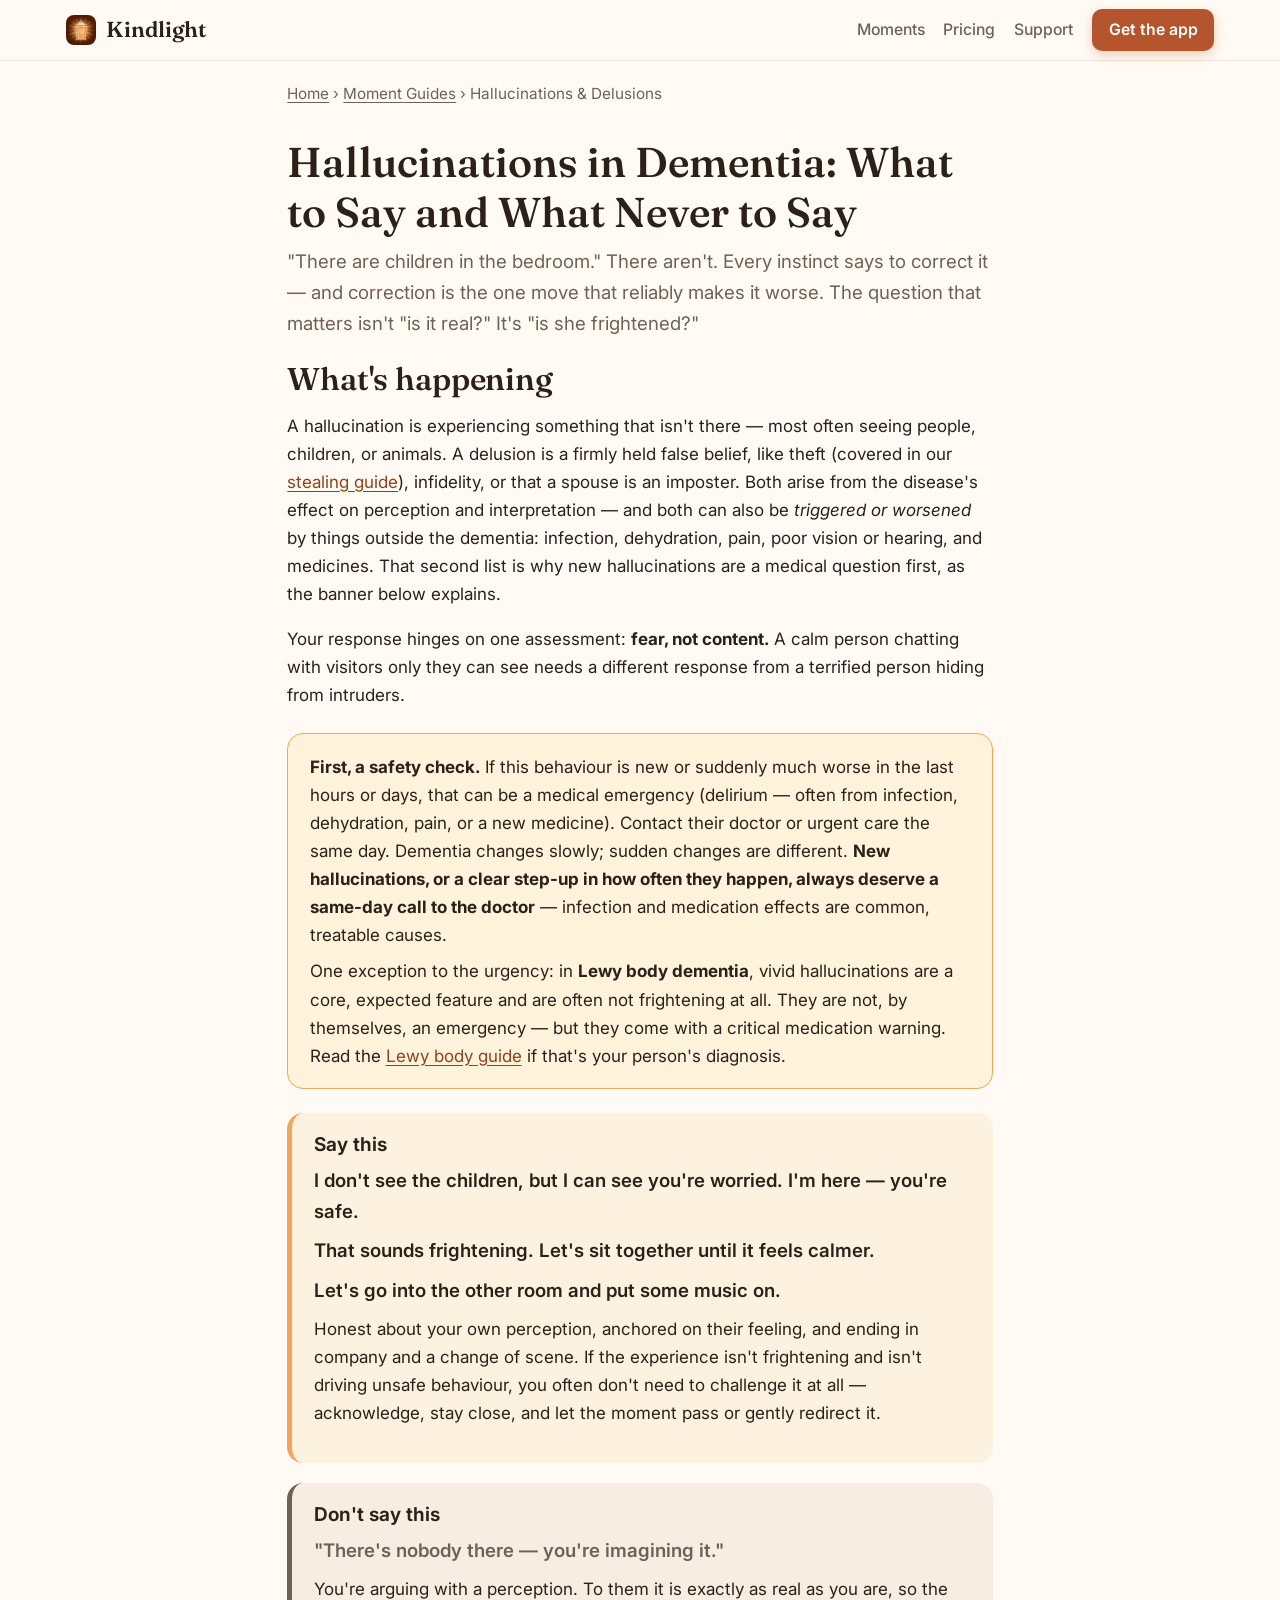
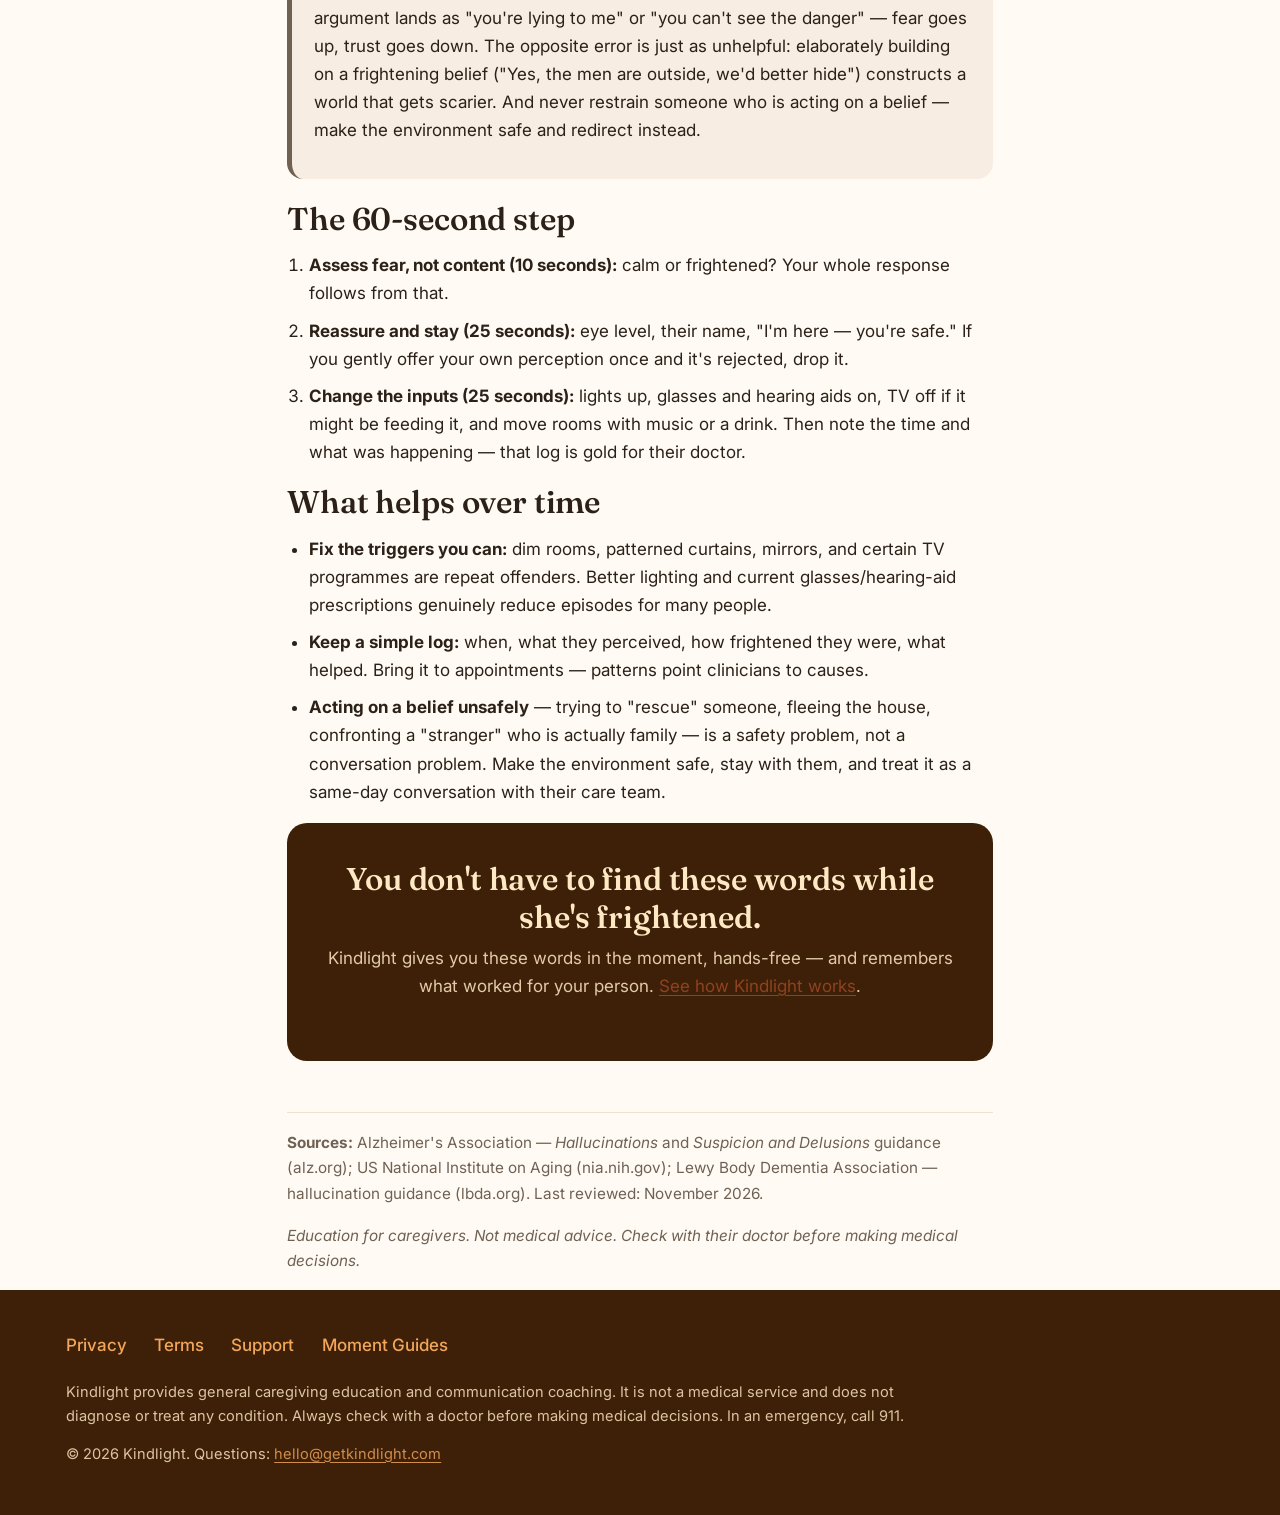
<file: moments/hallucinations-delusions/index.html>
<!DOCTYPE html>
<html lang="en">
<head>
<meta charset="utf-8">
<meta name="viewport" content="width=device-width, initial-scale=1">
<title>Hallucinations in Dementia: What to Say and What Never to Say — Kindlight</title>
<meta name="description" content="She sees children in the room who aren't there. Do you tell her? How to assess fear instead of content, what to say, what never to say, and when new hallucinations mean a same-day call.">
<link rel="canonical" href="https://getkindlight.com/moments/hallucinations-delusions/">
<link rel="icon" type="image/png" href="/icon.png">
<link rel="stylesheet" href="/styles-v2.css">
<link rel="preconnect" href="https://fonts.googleapis.com">
<link rel="preconnect" href="https://fonts.gstatic.com" crossorigin>
<link href="https://fonts.googleapis.com/css2?family=Fraunces:opsz,wght@9..144,500;9..144,560;9..144,600&family=Inter:wght@400;500;600;700&display=swap" rel="stylesheet">
<meta property="og:type" content="article">
<meta property="og:site_name" content="Kindlight">
<meta property="og:title" content="Hallucinations in Dementia: What to Say and What Never to Say">
<meta property="og:description" content="How to assess fear instead of content, what to say, what never to say, and when new hallucinations mean a same-day call to the doctor.">
<meta property="og:url" content="https://getkindlight.com/moments/hallucinations-delusions/">
<meta property="og:image" content="https://getkindlight.com/icon.png">
</head>
<body>

<header class="site-header">
  <div class="wrap">
    <img class="logo" src="/icon.png" alt="" width="30" height="30">
    <a class="brand" href="/">Kindlight</a>
    <nav aria-label="Main">
      <a href="/#moments">Moments</a>
      <a href="/#pricing">Pricing</a>
      <a class="optional" href="/support.html">Support</a>
      <a class="nav-cta" href="/#pricing">Get the app</a>
    </nav>
  </div>
</header>

<main>
  <div class="narrow">
    <p class="breadcrumb"><a href="/">Home</a> › <a href="/#moments">Moment Guides</a> › Hallucinations &amp; Delusions</p>
    <article>
      <h1>Hallucinations in Dementia: What to Say and What Never to Say</h1>
      <p class="standfirst">"There are children in the bedroom." There aren't. Every instinct says to correct it — and correction is the one move that reliably makes it worse. The question that matters isn't "is it real?" It's "is she frightened?"</p>

      <h2>What's happening</h2>
      <p>A hallucination is experiencing something that isn't there — most often seeing people, children, or animals. A delusion is a firmly held false belief, like theft (covered in our <a href="/moments/accuses-stealing/">stealing guide</a>), infidelity, or that a spouse is an imposter. Both arise from the disease's effect on perception and interpretation — and both can also be <em>triggered or worsened</em> by things outside the dementia: infection, dehydration, pain, poor vision or hearing, and medicines. That second list is why new hallucinations are a medical question first, as the banner below explains.</p>
      <p>Your response hinges on one assessment: <strong>fear, not content.</strong> A calm person chatting with visitors only they can see needs a different response from a terrified person hiding from intruders.</p>

      <div class="banner" role="note">
        <p><strong class="lead">First, a safety check.</strong> If this behaviour is new or suddenly much worse in the last hours or days, that can be a medical emergency (delirium — often from infection, dehydration, pain, or a new medicine). Contact their doctor or urgent care the same day. Dementia changes slowly; sudden changes are different. <strong>New hallucinations, or a clear step-up in how often they happen, always deserve a same-day call to the doctor</strong> — infection and medication effects are common, treatable causes.</p>
        <p>One exception to the urgency: in <strong>Lewy body dementia</strong>, vivid hallucinations are a core, expected feature and are often not frightening at all. They are not, by themselves, an emergency — but they come with a critical medication warning. Read the <a href="/moments/hallucinations-delusions/lewy-body-dementia/">Lewy body guide</a> if that's your person's diagnosis.</p>
      </div>

      <div class="say">
        <h3>Say this</h3>
        <blockquote>I don't see the children, but I can see you're worried. I'm here — you're safe.</blockquote>
        <blockquote>That sounds frightening. Let's sit together until it feels calmer.</blockquote>
        <blockquote>Let's go into the other room and put some music on.</blockquote>
        <p>Honest about your own perception, anchored on their feeling, and ending in company and a change of scene. If the experience isn't frightening and isn't driving unsafe behaviour, you often don't need to challenge it at all — acknowledge, stay close, and let the moment pass or gently redirect it.</p>
      </div>

      <div class="dont">
        <h3>Don't say this</h3>
        <blockquote>"There's nobody there — you're imagining it."</blockquote>
        <p>You're arguing with a perception. To them it is exactly as real as you are, so the argument lands as "you're lying to me" or "you can't see the danger" — fear goes up, trust goes down. The opposite error is just as unhelpful: elaborately building on a frightening belief ("Yes, the men are outside, we'd better hide") constructs a world that gets scarier. And never restrain someone who is acting on a belief — make the environment safe and redirect instead.</p>
      </div>

      <h2>The 60-second step</h2>
      <ol class="step-list">
        <li><strong>Assess fear, not content (10 seconds):</strong> calm or frightened? Your whole response follows from that.</li>
        <li><strong>Reassure and stay (25 seconds):</strong> eye level, their name, "I'm here — you're safe." If you gently offer your own perception once and it's rejected, drop it.</li>
        <li><strong>Change the inputs (25 seconds):</strong> lights up, glasses and hearing aids on, TV off if it might be feeding it, and move rooms with music or a drink. Then note the time and what was happening — that log is gold for their doctor.</li>
      </ol>

      <h2>What helps over time</h2>
      <ul class="help-list">
        <li><strong>Fix the triggers you can:</strong> dim rooms, patterned curtains, mirrors, and certain TV programmes are repeat offenders. Better lighting and current glasses/hearing-aid prescriptions genuinely reduce episodes for many people.</li>
        <li><strong>Keep a simple log:</strong> when, what they perceived, how frightened they were, what helped. Bring it to appointments — patterns point clinicians to causes.</li>
        <li><strong>Acting on a belief unsafely</strong> — trying to "rescue" someone, fleeing the house, confronting a "stranger" who is actually family — is a safety problem, not a conversation problem. Make the environment safe, stay with them, and treat it as a same-day conversation with their care team.</li>
      </ul>

      <div class="cta-band">
        <h2>You don't have to find these words while she's frightened.</h2>
        <p>Kindlight gives you these words in the moment, hands-free — and remembers what worked for your person. <a href="/">See how Kindlight works</a>.</p>
      </div>

      <div class="sources">
        <p><strong>Sources:</strong> Alzheimer's Association — <em>Hallucinations</em> and <em>Suspicion and Delusions</em> guidance (alz.org); US National Institute on Aging (nia.nih.gov); Lewy Body Dementia Association — hallucination guidance (lbda.org). Last reviewed: November 2026.</p>
        <p class="disclaimer">Education for caregivers. Not medical advice. Check with their doctor before making medical decisions.</p>
      </div>
    </article>
  </div>
</main>

<footer class="site-footer">
  <div class="wrap">
    <nav aria-label="Footer">
      <a href="/privacy.html">Privacy</a>
      <a href="/terms.html">Terms</a>
      <a href="/support.html">Support</a>
      <a href="/#moments">Moment Guides</a>
    </nav>
    <p class="fine">Kindlight provides general caregiving education and communication coaching. It is not a medical service and does not diagnose or treat any condition. Always check with a doctor before making medical decisions. In an emergency, call 911.</p>
    <p class="fine">© 2026 Kindlight. Questions: <a href="mailto:hello@getkindlight.com">hello@getkindlight.com</a></p>
  </div>
</footer>

</body>
</html>
</file>
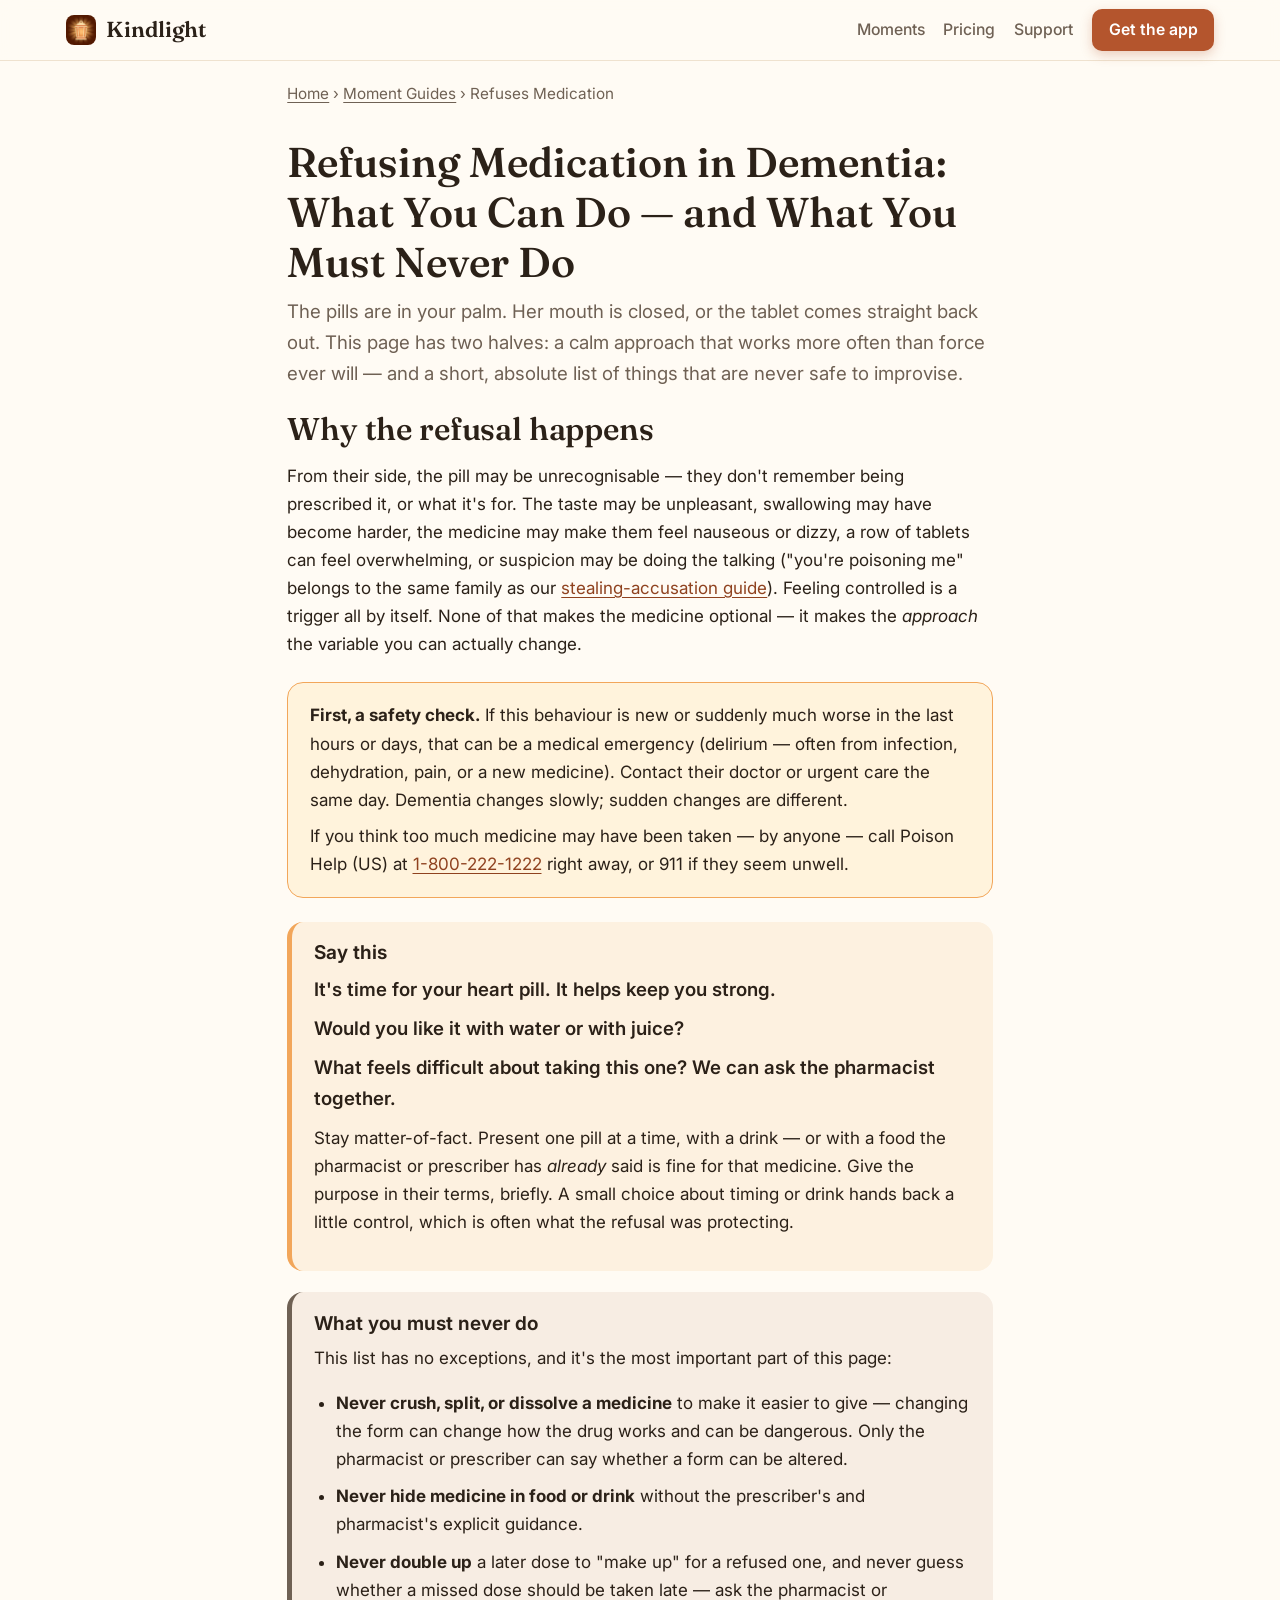
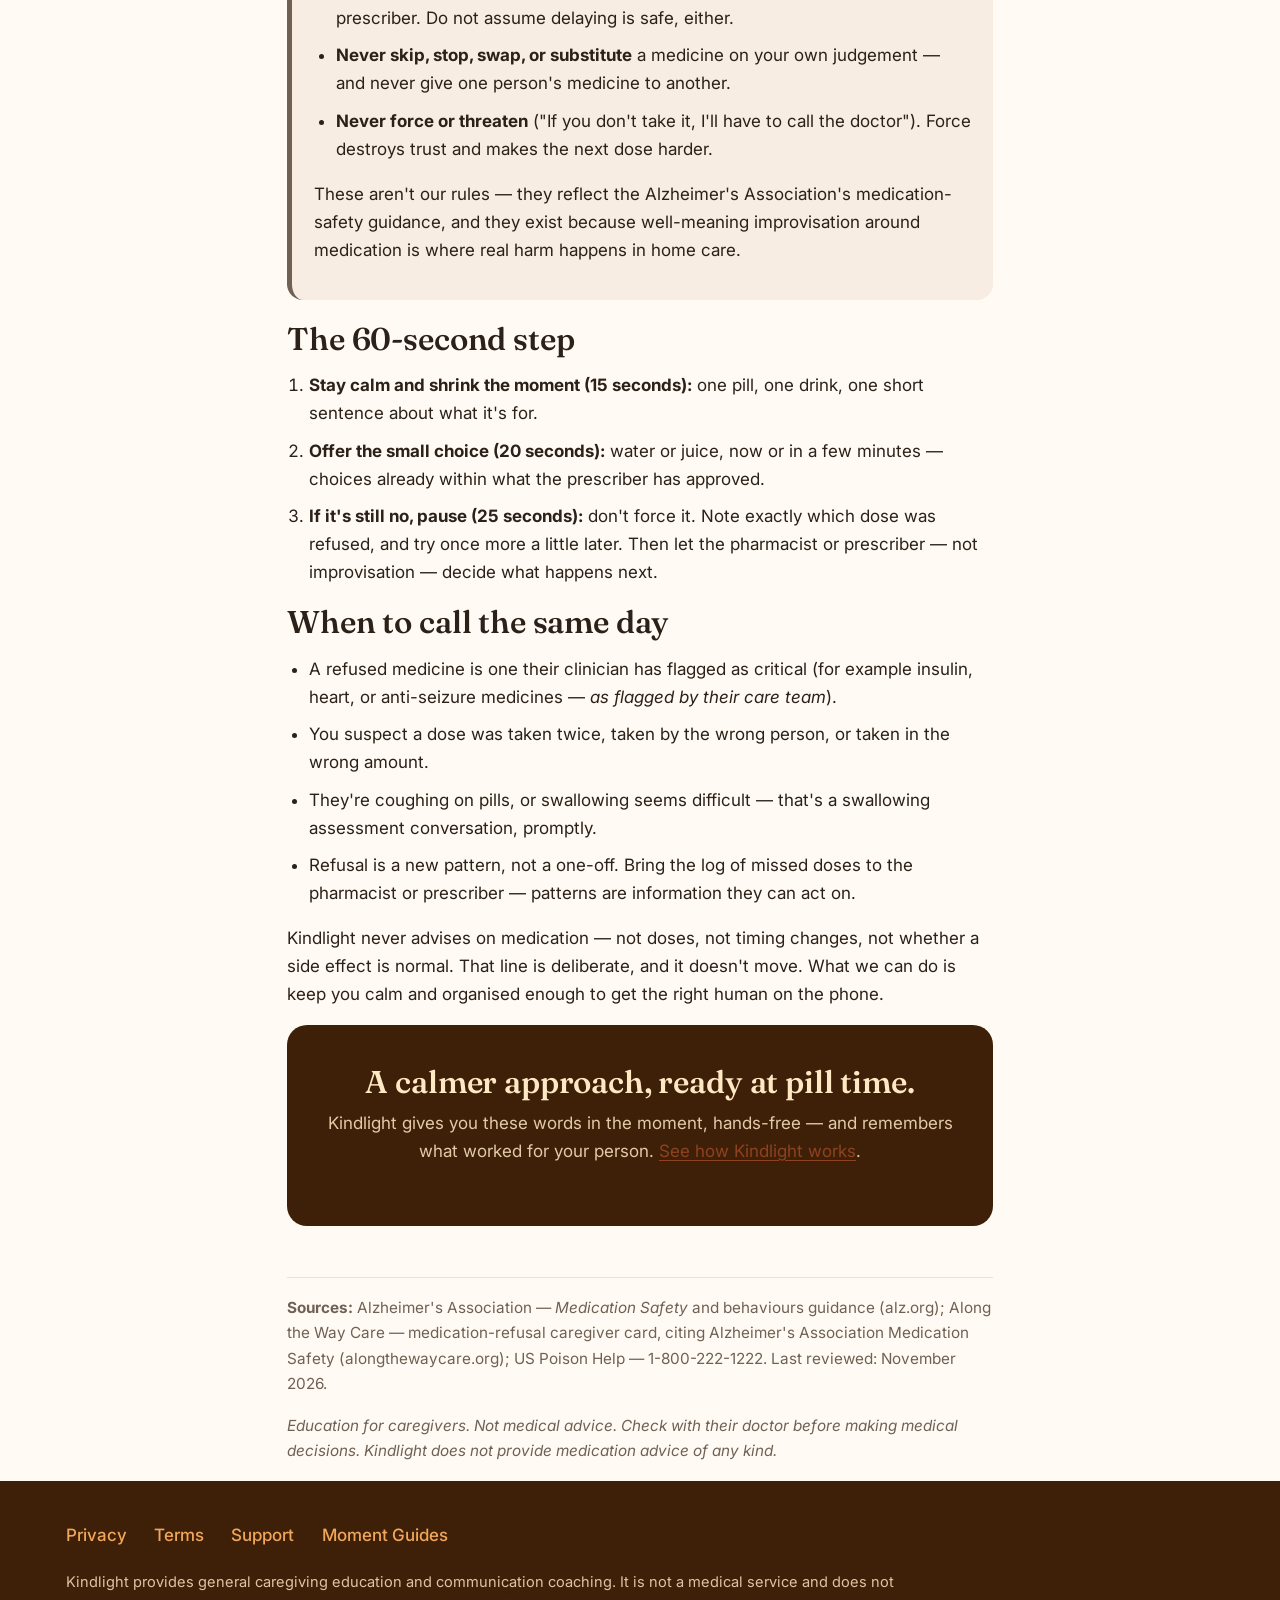
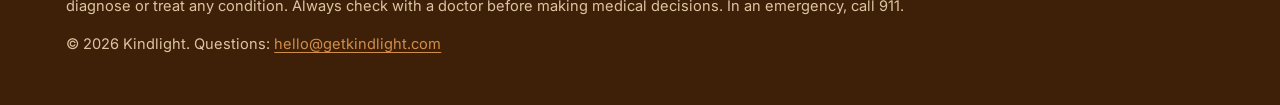
<file: moments/refuses-medication/index.html>
<!DOCTYPE html>
<html lang="en">
<head>
<meta charset="utf-8">
<meta name="viewport" content="width=device-width, initial-scale=1">
<title>Refusing Medication in Dementia: What You Can Do — and What You Must Never Do — Kindlight</title>
<meta name="description" content="She spits out her pills or refuses them outright. The calm approach that works, the short list of things you must never do, and when a refusal means calling the pharmacist today.">
<link rel="canonical" href="https://getkindlight.com/moments/refuses-medication/">
<link rel="icon" type="image/png" href="/icon.png">
<link rel="stylesheet" href="/styles-v2.css">
<link rel="preconnect" href="https://fonts.googleapis.com">
<link rel="preconnect" href="https://fonts.gstatic.com" crossorigin>
<link href="https://fonts.googleapis.com/css2?family=Fraunces:opsz,wght@9..144,500;9..144,560;9..144,600&family=Inter:wght@400;500;600;700&display=swap" rel="stylesheet">
<meta property="og:type" content="article">
<meta property="og:site_name" content="Kindlight">
<meta property="og:title" content="Refusing Medication in Dementia: What You Can Do — and What You Must Never Do">
<meta property="og:description" content="The calm approach that works, the short list of things you must never do, and when a refusal means calling the pharmacist today.">
<meta property="og:url" content="https://getkindlight.com/moments/refuses-medication/">
<meta property="og:image" content="https://getkindlight.com/icon.png">
</head>
<body>

<header class="site-header">
  <div class="wrap">
    <img class="logo" src="/icon.png" alt="" width="30" height="30">
    <a class="brand" href="/">Kindlight</a>
    <nav aria-label="Main">
      <a href="/#moments">Moments</a>
      <a href="/#pricing">Pricing</a>
      <a class="optional" href="/support.html">Support</a>
      <a class="nav-cta" href="/#pricing">Get the app</a>
    </nav>
  </div>
</header>

<main>
  <div class="narrow">
    <p class="breadcrumb"><a href="/">Home</a> › <a href="/#moments">Moment Guides</a> › Refuses Medication</p>
    <article>
      <h1>Refusing Medication in Dementia: What You Can Do — and What You Must Never Do</h1>
      <p class="standfirst">The pills are in your palm. Her mouth is closed, or the tablet comes straight back out. This page has two halves: a calm approach that works more often than force ever will — and a short, absolute list of things that are never safe to improvise.</p>

      <h2>Why the refusal happens</h2>
      <p>From their side, the pill may be unrecognisable — they don't remember being prescribed it, or what it's for. The taste may be unpleasant, swallowing may have become harder, the medicine may make them feel nauseous or dizzy, a row of tablets can feel overwhelming, or suspicion may be doing the talking ("you're poisoning me" belongs to the same family as our <a href="/moments/accuses-stealing/">stealing-accusation guide</a>). Feeling controlled is a trigger all by itself. None of that makes the medicine optional — it makes the <em>approach</em> the variable you can actually change.</p>

      <div class="banner" role="note">
        <p><strong class="lead">First, a safety check.</strong> If this behaviour is new or suddenly much worse in the last hours or days, that can be a medical emergency (delirium — often from infection, dehydration, pain, or a new medicine). Contact their doctor or urgent care the same day. Dementia changes slowly; sudden changes are different.</p>
        <p>If you think too much medicine may have been taken — by anyone — call Poison Help (US) at <a href="tel:+18002221222">1-800-222-1222</a> right away, or 911 if they seem unwell.</p>
      </div>

      <div class="say">
        <h3>Say this</h3>
        <blockquote>It's time for your heart pill. It helps keep you strong.</blockquote>
        <blockquote>Would you like it with water or with juice?</blockquote>
        <blockquote>What feels difficult about taking this one? We can ask the pharmacist together.</blockquote>
        <p>Stay matter-of-fact. Present one pill at a time, with a drink — or with a food the pharmacist or prescriber has <em>already</em> said is fine for that medicine. Give the purpose in their terms, briefly. A small choice about timing or drink hands back a little control, which is often what the refusal was protecting.</p>
      </div>

      <div class="dont">
        <h3>What you must never do</h3>
        <p>This list has no exceptions, and it's the most important part of this page:</p>
        <ul class="help-list">
          <li><strong>Never crush, split, or dissolve a medicine</strong> to make it easier to give — changing the form can change how the drug works and can be dangerous. Only the pharmacist or prescriber can say whether a form can be altered.</li>
          <li><strong>Never hide medicine in food or drink</strong> without the prescriber's and pharmacist's explicit guidance.</li>
          <li><strong>Never double up</strong> a later dose to "make up" for a refused one, and never guess whether a missed dose should be taken late — ask the pharmacist or prescriber. Do not assume delaying is safe, either.</li>
          <li><strong>Never skip, stop, swap, or substitute</strong> a medicine on your own judgement — and never give one person's medicine to another.</li>
          <li><strong>Never force or threaten</strong> ("If you don't take it, I'll have to call the doctor"). Force destroys trust and makes the next dose harder.</li>
        </ul>
        <p>These aren't our rules — they reflect the Alzheimer's Association's medication-safety guidance, and they exist because well-meaning improvisation around medication is where real harm happens in home care.</p>
      </div>

      <h2>The 60-second step</h2>
      <ol class="step-list">
        <li><strong>Stay calm and shrink the moment (15 seconds):</strong> one pill, one drink, one short sentence about what it's for.</li>
        <li><strong>Offer the small choice (20 seconds):</strong> water or juice, now or in a few minutes — choices already within what the prescriber has approved.</li>
        <li><strong>If it's still no, pause (25 seconds):</strong> don't force it. Note exactly which dose was refused, and try once more a little later. Then let the pharmacist or prescriber — not improvisation — decide what happens next.</li>
      </ol>

      <h2>When to call the same day</h2>
      <ul class="help-list">
        <li>A refused medicine is one their clinician has flagged as critical (for example insulin, heart, or anti-seizure medicines — <em>as flagged by their care team</em>).</li>
        <li>You suspect a dose was taken twice, taken by the wrong person, or taken in the wrong amount.</li>
        <li>They're coughing on pills, or swallowing seems difficult — that's a swallowing assessment conversation, promptly.</li>
        <li>Refusal is a new pattern, not a one-off. Bring the log of missed doses to the pharmacist or prescriber — patterns are information they can act on.</li>
      </ul>
      <p>Kindlight never advises on medication — not doses, not timing changes, not whether a side effect is normal. That line is deliberate, and it doesn't move. What we can do is keep you calm and organised enough to get the right human on the phone.</p>

      <div class="cta-band">
        <h2>A calmer approach, ready at pill time.</h2>
        <p>Kindlight gives you these words in the moment, hands-free — and remembers what worked for your person. <a href="/">See how Kindlight works</a>.</p>
      </div>

      <div class="sources">
        <p><strong>Sources:</strong> Alzheimer's Association — <em>Medication Safety</em> and behaviours guidance (alz.org); Along the Way Care — medication-refusal caregiver card, citing Alzheimer's Association Medication Safety (alongthewaycare.org); US Poison Help — 1-800-222-1222. Last reviewed: November 2026.</p>
        <p class="disclaimer">Education for caregivers. Not medical advice. Check with their doctor before making medical decisions. Kindlight does not provide medication advice of any kind.</p>
      </div>
    </article>
  </div>
</main>

<footer class="site-footer">
  <div class="wrap">
    <nav aria-label="Footer">
      <a href="/privacy.html">Privacy</a>
      <a href="/terms.html">Terms</a>
      <a href="/support.html">Support</a>
      <a href="/#moments">Moment Guides</a>
    </nav>
    <p class="fine">Kindlight provides general caregiving education and communication coaching. It is not a medical service and does not diagnose or treat any condition. Always check with a doctor before making medical decisions. In an emergency, call 911.</p>
    <p class="fine">© 2026 Kindlight. Questions: <a href="mailto:hello@getkindlight.com">hello@getkindlight.com</a></p>
  </div>
</footer>

</body>
</html>
</file>
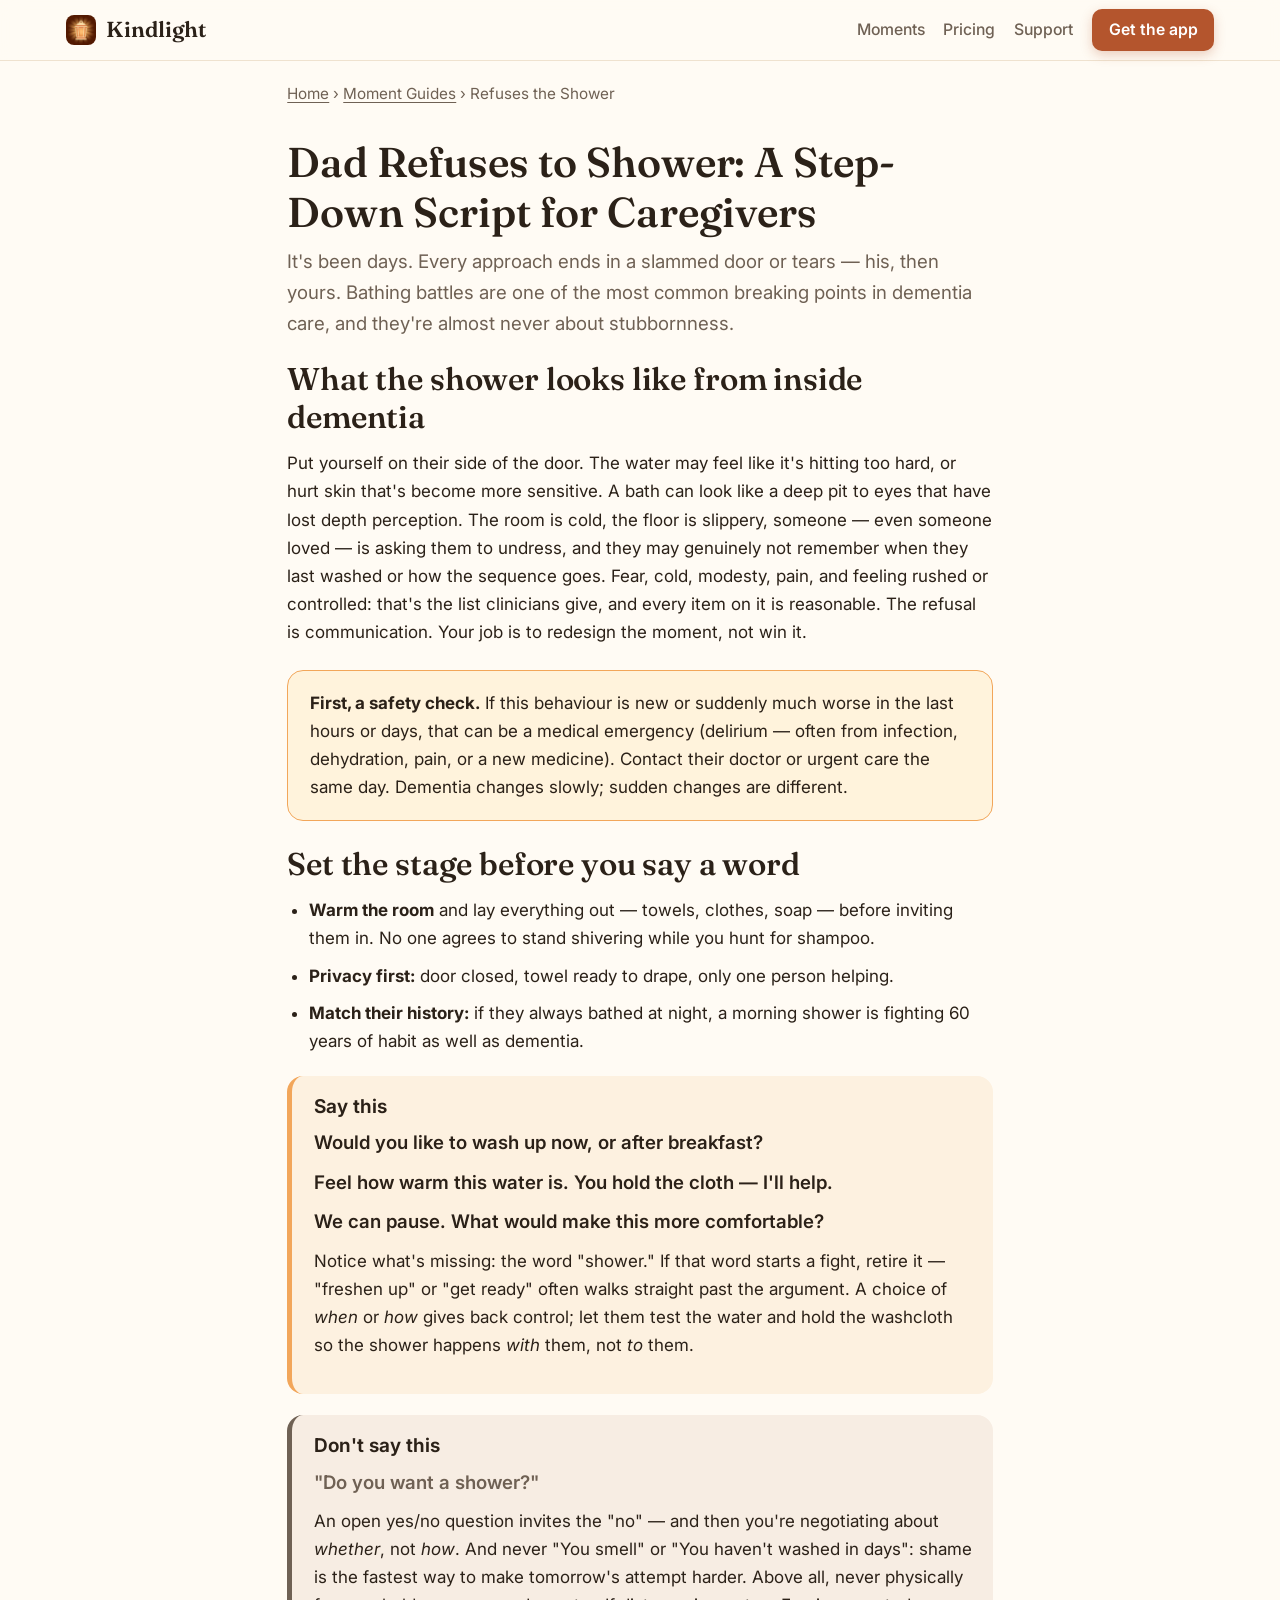
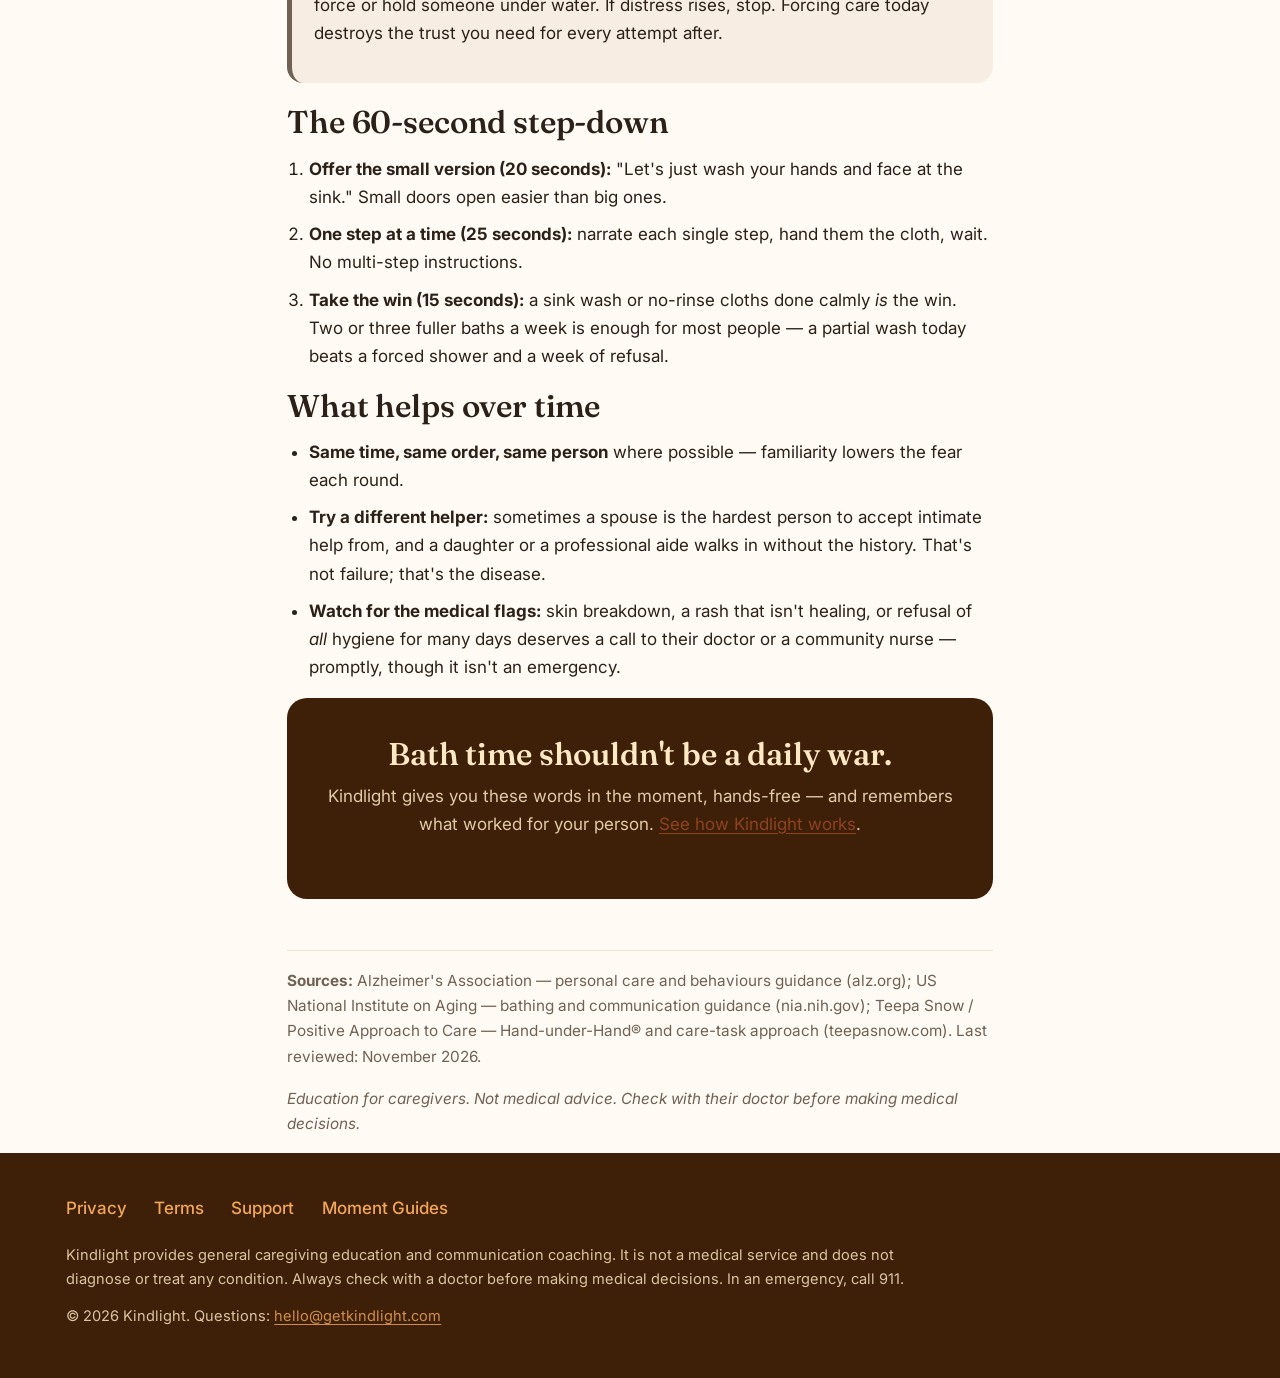
<file: moments/refuses-shower/index.html>
<!DOCTYPE html>
<html lang="en">
<head>
<meta charset="utf-8">
<meta name="viewport" content="width=device-width, initial-scale=1">
<title>Dad Refuses to Shower: A Step-Down Script for Caregivers — Kindlight</title>
<meta name="description" content="She fights every shower. Why bathing feels frightening in dementia, a step-down script that avoids the battle, and why a warm sink wash counts as a win.">
<link rel="canonical" href="https://getkindlight.com/moments/refuses-shower/">
<link rel="icon" type="image/png" href="/icon.png">
<link rel="stylesheet" href="/styles-v2.css">
<link rel="preconnect" href="https://fonts.googleapis.com">
<link rel="preconnect" href="https://fonts.gstatic.com" crossorigin>
<link href="https://fonts.googleapis.com/css2?family=Fraunces:opsz,wght@9..144,500;9..144,560;9..144,600&family=Inter:wght@400;500;600;700&display=swap" rel="stylesheet">
<meta property="og:type" content="article">
<meta property="og:site_name" content="Kindlight">
<meta property="og:title" content="Dad Refuses to Shower: A Step-Down Script for Caregivers">
<meta property="og:description" content="Why bathing feels frightening in dementia, a step-down script that avoids the battle, and why a warm sink wash counts as a win.">
<meta property="og:url" content="https://getkindlight.com/moments/refuses-shower/">
<meta property="og:image" content="https://getkindlight.com/icon.png">
</head>
<body>

<header class="site-header">
  <div class="wrap">
    <img class="logo" src="/icon.png" alt="" width="30" height="30">
    <a class="brand" href="/">Kindlight</a>
    <nav aria-label="Main">
      <a href="/#moments">Moments</a>
      <a href="/#pricing">Pricing</a>
      <a class="optional" href="/support.html">Support</a>
      <a class="nav-cta" href="/#pricing">Get the app</a>
    </nav>
  </div>
</header>

<main>
  <div class="narrow">
    <p class="breadcrumb"><a href="/">Home</a> › <a href="/#moments">Moment Guides</a> › Refuses the Shower</p>
    <article>
      <h1>Dad Refuses to Shower: A Step-Down Script for Caregivers</h1>
      <p class="standfirst">It's been days. Every approach ends in a slammed door or tears — his, then yours. Bathing battles are one of the most common breaking points in dementia care, and they're almost never about stubbornness.</p>

      <h2>What the shower looks like from inside dementia</h2>
      <p>Put yourself on their side of the door. The water may feel like it's hitting too hard, or hurt skin that's become more sensitive. A bath can look like a deep pit to eyes that have lost depth perception. The room is cold, the floor is slippery, someone — even someone loved — is asking them to undress, and they may genuinely not remember when they last washed or how the sequence goes. Fear, cold, modesty, pain, and feeling rushed or controlled: that's the list clinicians give, and every item on it is reasonable. The refusal is communication. Your job is to redesign the moment, not win it.</p>

      <div class="banner" role="note">
        <p><strong class="lead">First, a safety check.</strong> If this behaviour is new or suddenly much worse in the last hours or days, that can be a medical emergency (delirium — often from infection, dehydration, pain, or a new medicine). Contact their doctor or urgent care the same day. Dementia changes slowly; sudden changes are different.</p>
      </div>

      <h2>Set the stage before you say a word</h2>
      <ul class="help-list">
        <li><strong>Warm the room</strong> and lay everything out — towels, clothes, soap — before inviting them in. No one agrees to stand shivering while you hunt for shampoo.</li>
        <li><strong>Privacy first:</strong> door closed, towel ready to drape, only one person helping.</li>
        <li><strong>Match their history:</strong> if they always bathed at night, a morning shower is fighting 60 years of habit as well as dementia.</li>
      </ul>

      <div class="say">
        <h3>Say this</h3>
        <blockquote>Would you like to wash up now, or after breakfast?</blockquote>
        <blockquote>Feel how warm this water is. You hold the cloth — I'll help.</blockquote>
        <blockquote>We can pause. What would make this more comfortable?</blockquote>
        <p>Notice what's missing: the word "shower." If that word starts a fight, retire it — "freshen up" or "get ready" often walks straight past the argument. A choice of <em>when</em> or <em>how</em> gives back control; let them test the water and hold the washcloth so the shower happens <em>with</em> them, not <em>to</em> them.</p>
      </div>

      <div class="dont">
        <h3>Don't say this</h3>
        <blockquote>"Do you want a shower?"</blockquote>
        <p>An open yes/no question invites the "no" — and then you're negotiating about <em>whether</em>, not <em>how</em>. And never "You smell" or "You haven't washed in days": shame is the fastest way to make tomorrow's attempt harder. Above all, never physically force or hold someone under water. If distress rises, stop. Forcing care today destroys the trust you need for every attempt after.</p>
      </div>

      <h2>The 60-second step-down</h2>
      <ol class="step-list">
        <li><strong>Offer the small version (20 seconds):</strong> "Let's just wash your hands and face at the sink." Small doors open easier than big ones.</li>
        <li><strong>One step at a time (25 seconds):</strong> narrate each single step, hand them the cloth, wait. No multi-step instructions.</li>
        <li><strong>Take the win (15 seconds):</strong> a sink wash or no-rinse cloths done calmly <em>is</em> the win. Two or three fuller baths a week is enough for most people — a partial wash today beats a forced shower and a week of refusal.</li>
      </ol>

      <h2>What helps over time</h2>
      <ul class="help-list">
        <li><strong>Same time, same order, same person</strong> where possible — familiarity lowers the fear each round.</li>
        <li><strong>Try a different helper:</strong> sometimes a spouse is the hardest person to accept intimate help from, and a daughter or a professional aide walks in without the history. That's not failure; that's the disease.</li>
        <li><strong>Watch for the medical flags:</strong> skin breakdown, a rash that isn't healing, or refusal of <em>all</em> hygiene for many days deserves a call to their doctor or a community nurse — promptly, though it isn't an emergency.</li>
      </ul>

      <div class="cta-band">
        <h2>Bath time shouldn't be a daily war.</h2>
        <p>Kindlight gives you these words in the moment, hands-free — and remembers what worked for your person. <a href="/">See how Kindlight works</a>.</p>
      </div>

      <div class="sources">
        <p><strong>Sources:</strong> Alzheimer's Association — personal care and behaviours guidance (alz.org); US National Institute on Aging — bathing and communication guidance (nia.nih.gov); Teepa Snow / Positive Approach to Care — Hand-under-Hand® and care-task approach (teepasnow.com). Last reviewed: November 2026.</p>
        <p class="disclaimer">Education for caregivers. Not medical advice. Check with their doctor before making medical decisions.</p>
      </div>
    </article>
  </div>
</main>

<footer class="site-footer">
  <div class="wrap">
    <nav aria-label="Footer">
      <a href="/privacy.html">Privacy</a>
      <a href="/terms.html">Terms</a>
      <a href="/support.html">Support</a>
      <a href="/#moments">Moment Guides</a>
    </nav>
    <p class="fine">Kindlight provides general caregiving education and communication coaching. It is not a medical service and does not diagnose or treat any condition. Always check with a doctor before making medical decisions. In an emergency, call 911.</p>
    <p class="fine">© 2026 Kindlight. Questions: <a href="mailto:hello@getkindlight.com">hello@getkindlight.com</a></p>
  </div>
</footer>

</body>
</html>
</file>
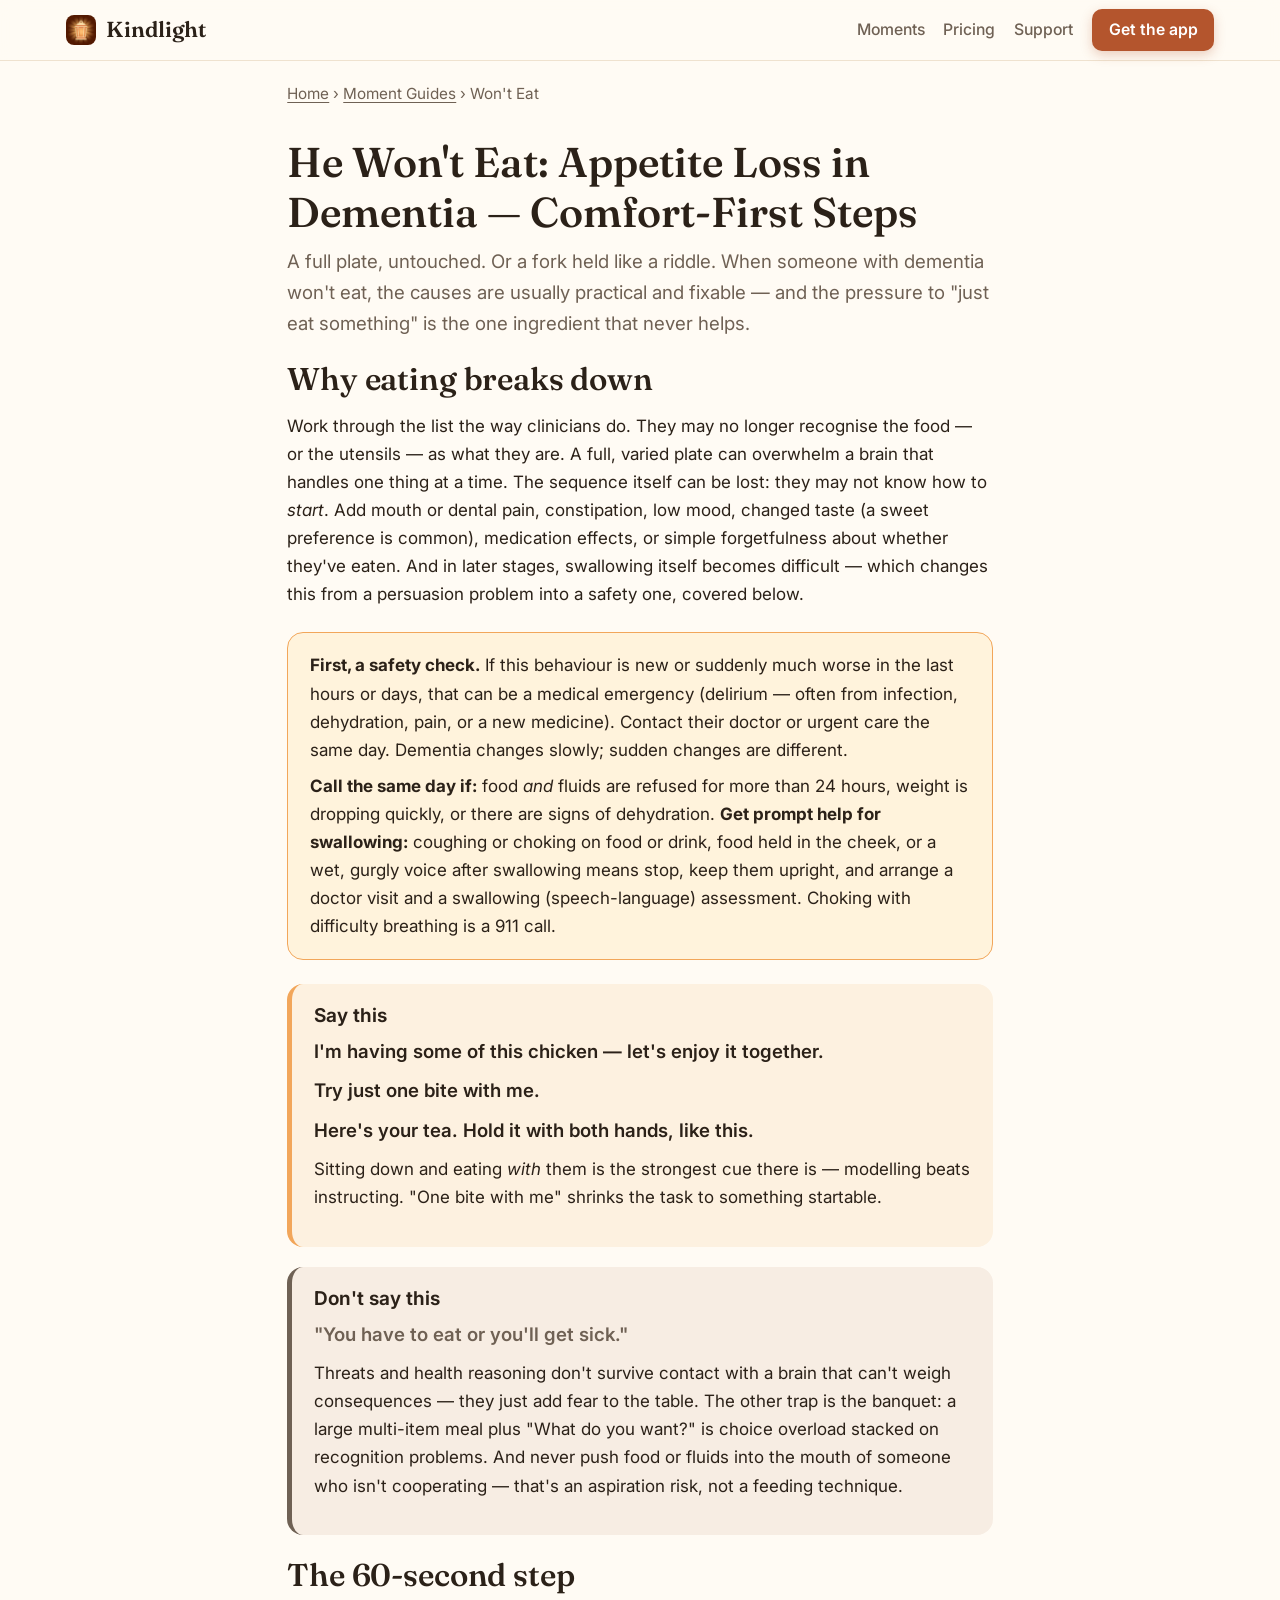
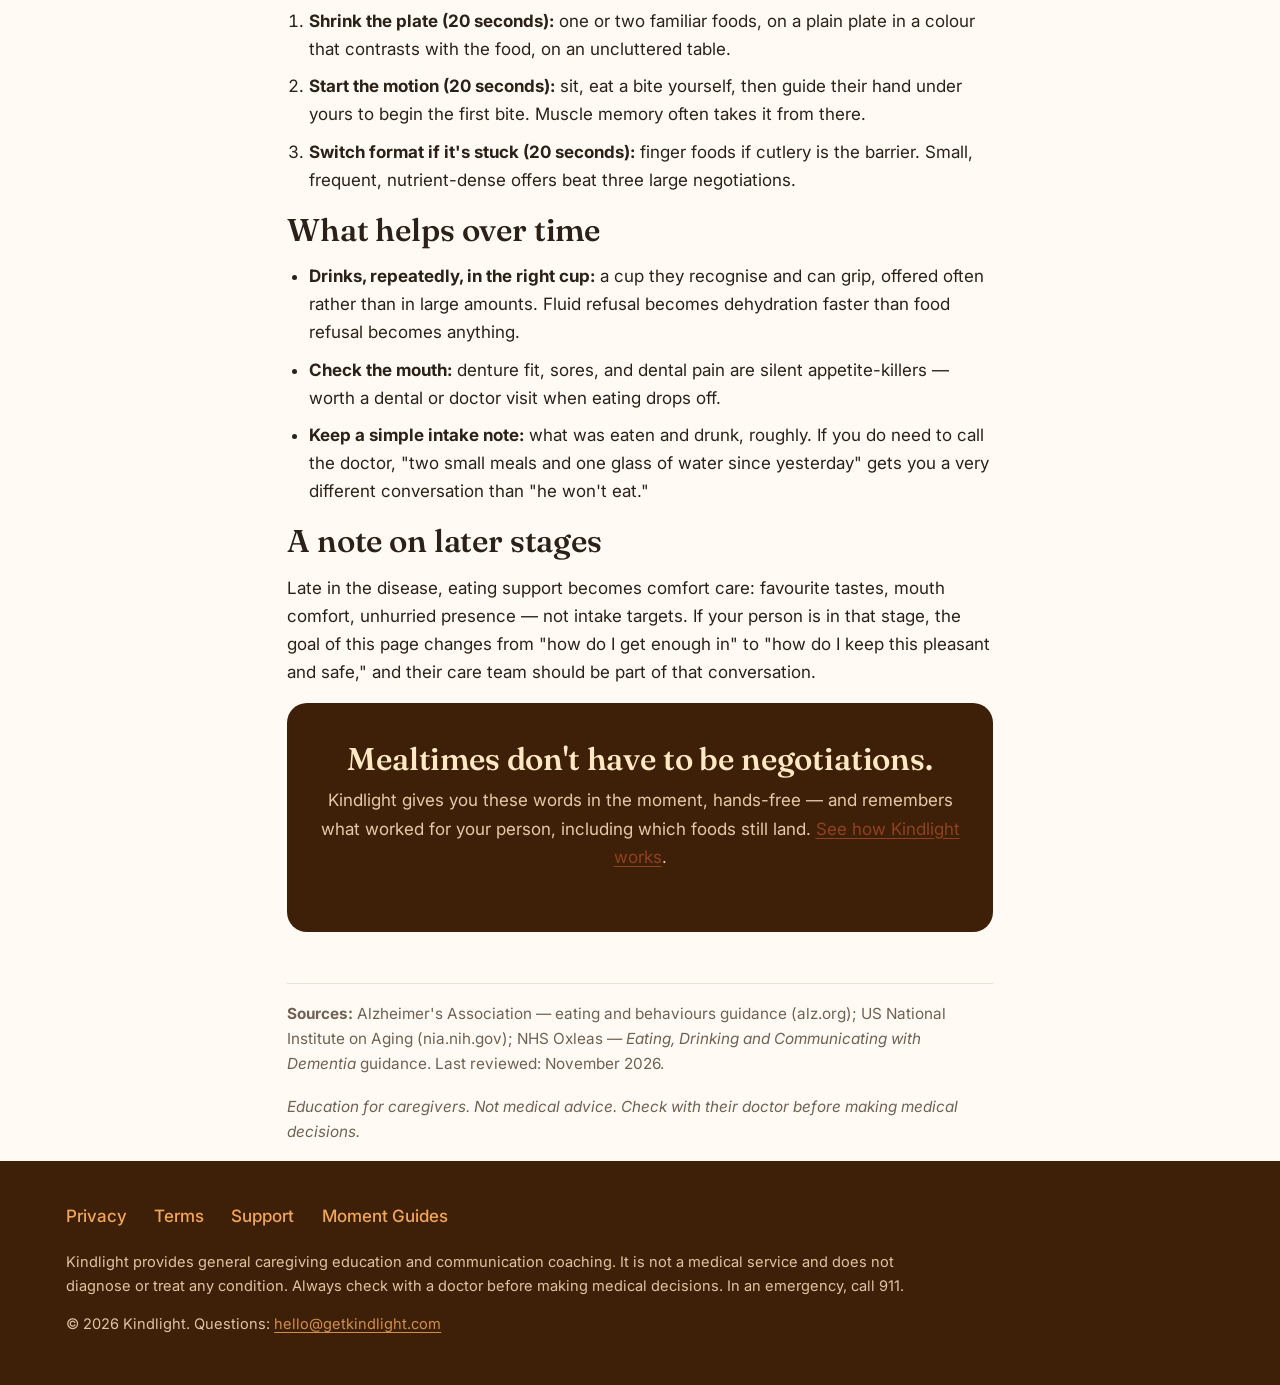
<file: moments/refuses-to-eat/index.html>
<!DOCTYPE html>
<html lang="en">
<head>
<meta charset="utf-8">
<meta name="viewport" content="width=device-width, initial-scale=1">
<title>He Won't Eat: Appetite Loss in Dementia — Comfort-First Steps — Kindlight</title>
<meta name="description" content="He pushes the plate away or forgets what the fork is for. Why eating fails in dementia, comfort-first steps that work, and the swallowing and dehydration signs that mean 'call today.'">
<link rel="canonical" href="https://getkindlight.com/moments/refuses-to-eat/">
<link rel="icon" type="image/png" href="/icon.png">
<link rel="stylesheet" href="/styles-v2.css">
<link rel="preconnect" href="https://fonts.googleapis.com">
<link rel="preconnect" href="https://fonts.gstatic.com" crossorigin>
<link href="https://fonts.googleapis.com/css2?family=Fraunces:opsz,wght@9..144,500;9..144,560;9..144,600&family=Inter:wght@400;500;600;700&display=swap" rel="stylesheet">
<meta property="og:type" content="article">
<meta property="og:site_name" content="Kindlight">
<meta property="og:title" content="He Won't Eat: Appetite Loss in Dementia — Comfort-First Steps">
<meta property="og:description" content="Why eating fails in dementia, comfort-first steps that work, and the signs that mean 'call the doctor today.'">
<meta property="og:url" content="https://getkindlight.com/moments/refuses-to-eat/">
<meta property="og:image" content="https://getkindlight.com/icon.png">
</head>
<body>

<header class="site-header">
  <div class="wrap">
    <img class="logo" src="/icon.png" alt="" width="30" height="30">
    <a class="brand" href="/">Kindlight</a>
    <nav aria-label="Main">
      <a href="/#moments">Moments</a>
      <a href="/#pricing">Pricing</a>
      <a class="optional" href="/support.html">Support</a>
      <a class="nav-cta" href="/#pricing">Get the app</a>
    </nav>
  </div>
</header>

<main>
  <div class="narrow">
    <p class="breadcrumb"><a href="/">Home</a> › <a href="/#moments">Moment Guides</a> › Won't Eat</p>
    <article>
      <h1>He Won't Eat: Appetite Loss in Dementia — Comfort-First Steps</h1>
      <p class="standfirst">A full plate, untouched. Or a fork held like a riddle. When someone with dementia won't eat, the causes are usually practical and fixable — and the pressure to "just eat something" is the one ingredient that never helps.</p>

      <h2>Why eating breaks down</h2>
      <p>Work through the list the way clinicians do. They may no longer recognise the food — or the utensils — as what they are. A full, varied plate can overwhelm a brain that handles one thing at a time. The sequence itself can be lost: they may not know how to <em>start</em>. Add mouth or dental pain, constipation, low mood, changed taste (a sweet preference is common), medication effects, or simple forgetfulness about whether they've eaten. And in later stages, swallowing itself becomes difficult — which changes this from a persuasion problem into a safety one, covered below.</p>

      <div class="banner" role="note">
        <p><strong class="lead">First, a safety check.</strong> If this behaviour is new or suddenly much worse in the last hours or days, that can be a medical emergency (delirium — often from infection, dehydration, pain, or a new medicine). Contact their doctor or urgent care the same day. Dementia changes slowly; sudden changes are different.</p>
        <p><strong>Call the same day if:</strong> food <em>and</em> fluids are refused for more than 24 hours, weight is dropping quickly, or there are signs of dehydration. <strong>Get prompt help for swallowing:</strong> coughing or choking on food or drink, food held in the cheek, or a wet, gurgly voice after swallowing means stop, keep them upright, and arrange a doctor visit and a swallowing (speech-language) assessment. Choking with difficulty breathing is a 911 call.</p>
      </div>

      <div class="say">
        <h3>Say this</h3>
        <blockquote>I'm having some of this chicken — let's enjoy it together.</blockquote>
        <blockquote>Try just one bite with me.</blockquote>
        <blockquote>Here's your tea. Hold it with both hands, like this.</blockquote>
        <p>Sitting down and eating <em>with</em> them is the strongest cue there is — modelling beats instructing. "One bite with me" shrinks the task to something startable.</p>
      </div>

      <div class="dont">
        <h3>Don't say this</h3>
        <blockquote>"You have to eat or you'll get sick."</blockquote>
        <p>Threats and health reasoning don't survive contact with a brain that can't weigh consequences — they just add fear to the table. The other trap is the banquet: a large multi-item meal plus "What do you want?" is choice overload stacked on recognition problems. And never push food or fluids into the mouth of someone who isn't cooperating — that's an aspiration risk, not a feeding technique.</p>
      </div>

      <h2>The 60-second step</h2>
      <ol class="step-list">
        <li><strong>Shrink the plate (20 seconds):</strong> one or two familiar foods, on a plain plate in a colour that contrasts with the food, on an uncluttered table.</li>
        <li><strong>Start the motion (20 seconds):</strong> sit, eat a bite yourself, then guide their hand under yours to begin the first bite. Muscle memory often takes it from there.</li>
        <li><strong>Switch format if it's stuck (20 seconds):</strong> finger foods if cutlery is the barrier. Small, frequent, nutrient-dense offers beat three large negotiations.</li>
      </ol>

      <h2>What helps over time</h2>
      <ul class="help-list">
        <li><strong>Drinks, repeatedly, in the right cup:</strong> a cup they recognise and can grip, offered often rather than in large amounts. Fluid refusal becomes dehydration faster than food refusal becomes anything.</li>
        <li><strong>Check the mouth:</strong> denture fit, sores, and dental pain are silent appetite-killers — worth a dental or doctor visit when eating drops off.</li>
        <li><strong>Keep a simple intake note:</strong> what was eaten and drunk, roughly. If you do need to call the doctor, "two small meals and one glass of water since yesterday" gets you a very different conversation than "he won't eat."</li>
      </ul>

      <h2>A note on later stages</h2>
      <p>Late in the disease, eating support becomes comfort care: favourite tastes, mouth comfort, unhurried presence — not intake targets. If your person is in that stage, the goal of this page changes from "how do I get enough in" to "how do I keep this pleasant and safe," and their care team should be part of that conversation.</p>

      <div class="cta-band">
        <h2>Mealtimes don't have to be negotiations.</h2>
        <p>Kindlight gives you these words in the moment, hands-free — and remembers what worked for your person, including which foods still land. <a href="/">See how Kindlight works</a>.</p>
      </div>

      <div class="sources">
        <p><strong>Sources:</strong> Alzheimer's Association — eating and behaviours guidance (alz.org); US National Institute on Aging (nia.nih.gov); NHS Oxleas — <em>Eating, Drinking and Communicating with Dementia</em> guidance. Last reviewed: November 2026.</p>
        <p class="disclaimer">Education for caregivers. Not medical advice. Check with their doctor before making medical decisions.</p>
      </div>
    </article>
  </div>
</main>

<footer class="site-footer">
  <div class="wrap">
    <nav aria-label="Footer">
      <a href="/privacy.html">Privacy</a>
      <a href="/terms.html">Terms</a>
      <a href="/support.html">Support</a>
      <a href="/#moments">Moment Guides</a>
    </nav>
    <p class="fine">Kindlight provides general caregiving education and communication coaching. It is not a medical service and does not diagnose or treat any condition. Always check with a doctor before making medical decisions. In an emergency, call 911.</p>
    <p class="fine">© 2026 Kindlight. Questions: <a href="mailto:hello@getkindlight.com">hello@getkindlight.com</a></p>
  </div>
</footer>

</body>
</html>
</file>
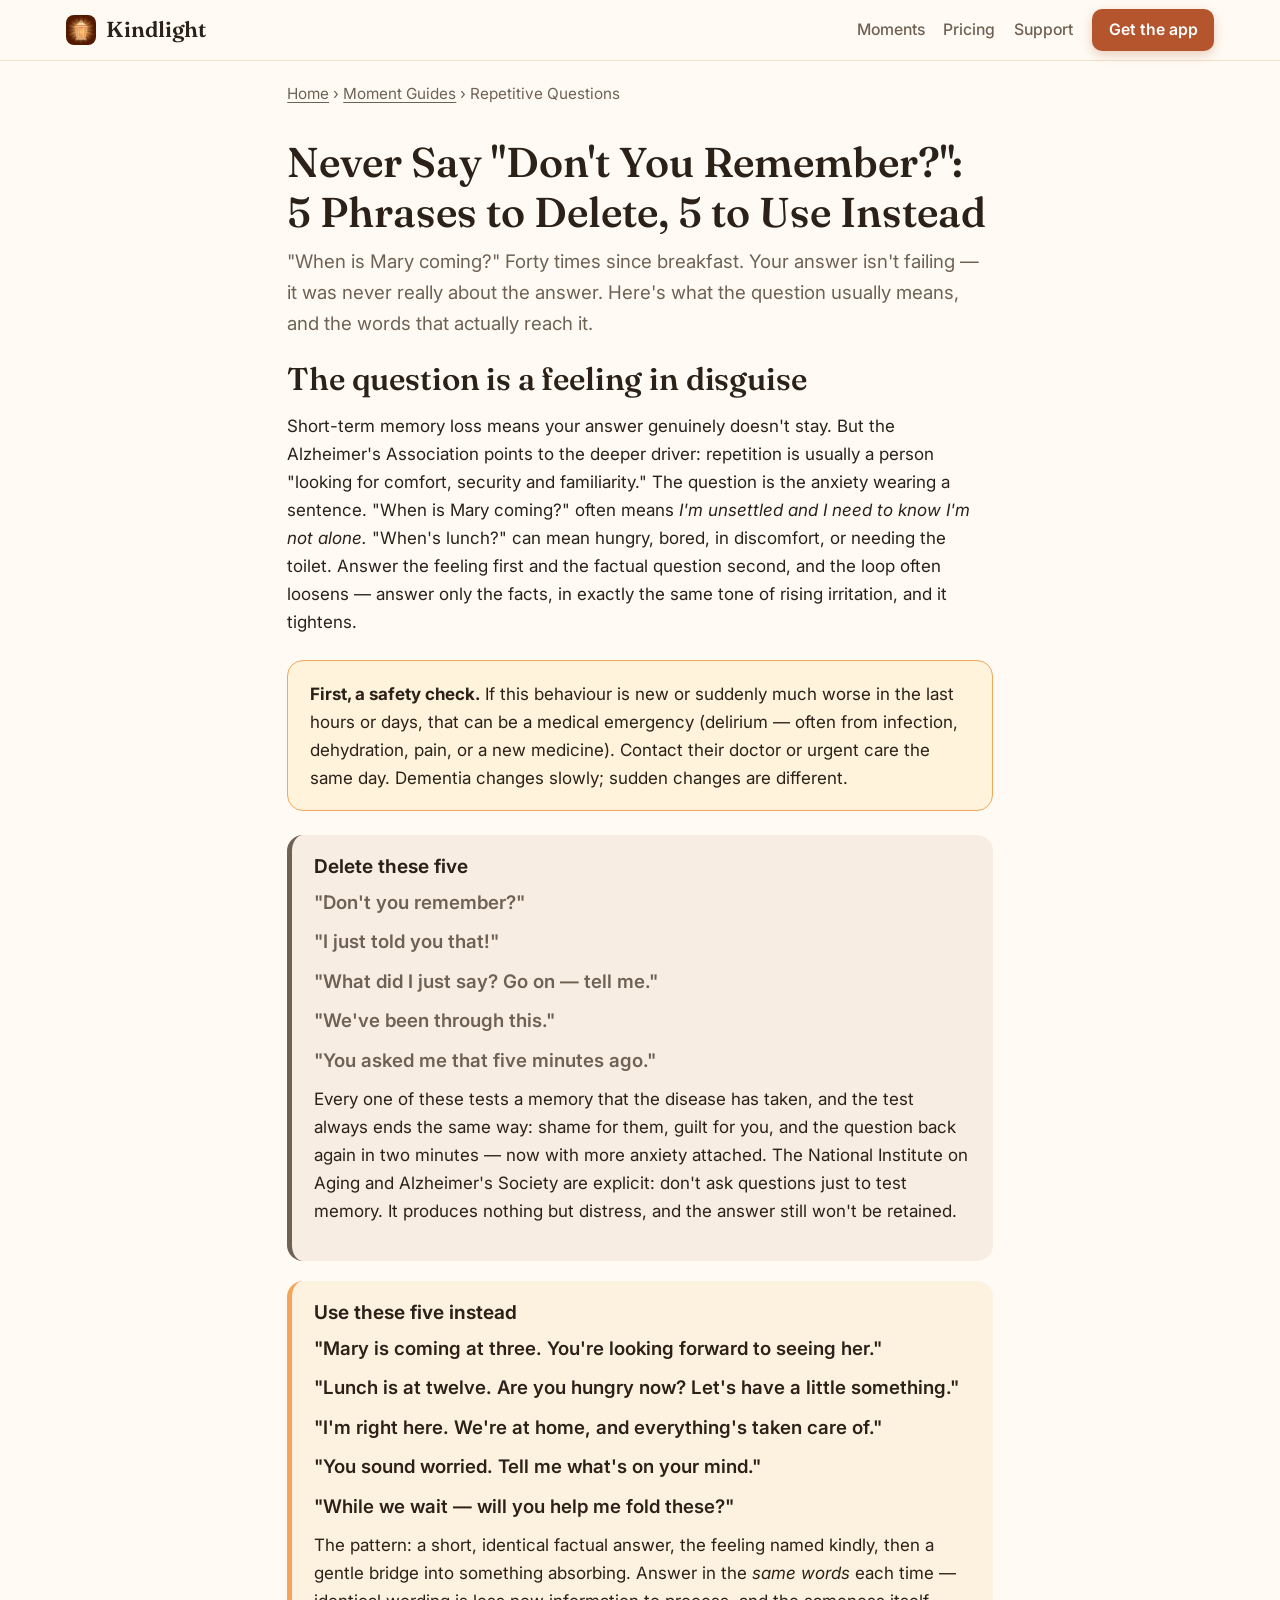
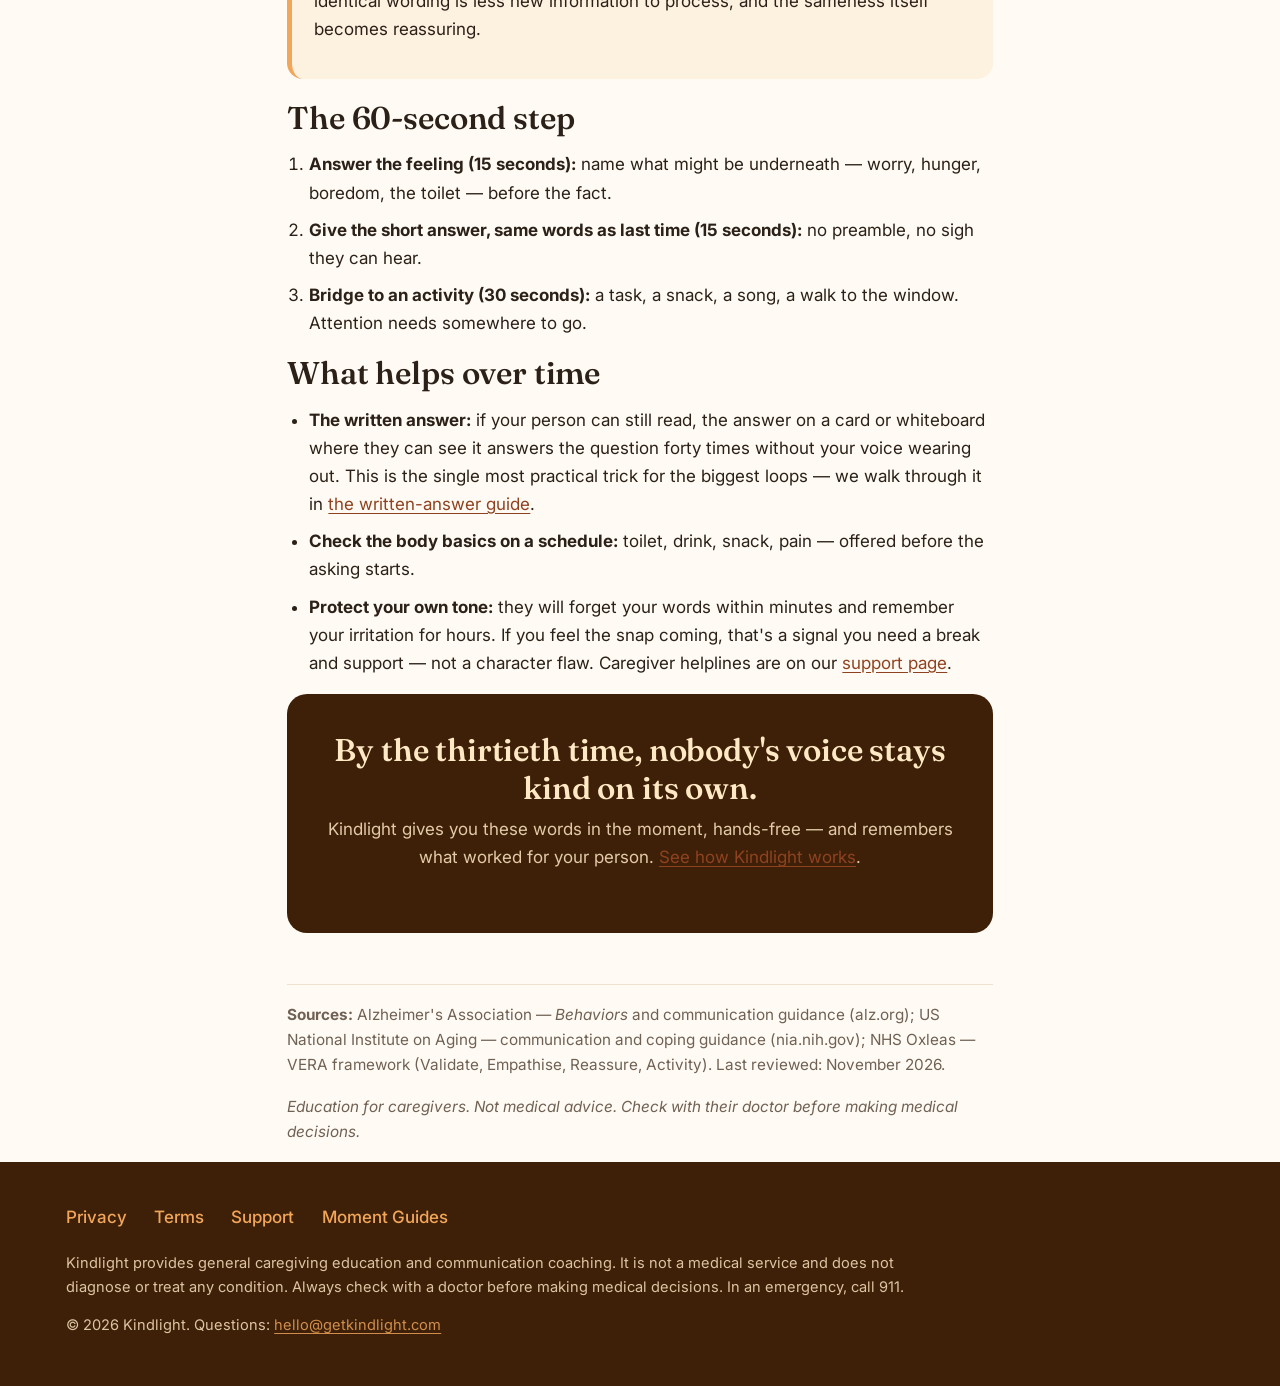
<file: moments/repetitive-questions/index.html>
<!DOCTYPE html>
<html lang="en">
<head>
<meta charset="utf-8">
<meta name="viewport" content="width=device-width, initial-scale=1">
<title>Never Say "Don't You Remember?": 5 Phrases to Delete, 5 to Use Instead — Kindlight</title>
<meta name="description" content="The same question forty times a day isn't forgetfulness on purpose — it's anxiety in disguise. Five phrases that make it worse, five that work, and how to answer the feeling underneath.">
<link rel="canonical" href="https://getkindlight.com/moments/repetitive-questions/">
<link rel="icon" type="image/png" href="/icon.png">
<link rel="stylesheet" href="/styles-v2.css">
<link rel="preconnect" href="https://fonts.googleapis.com">
<link rel="preconnect" href="https://fonts.gstatic.com" crossorigin>
<link href="https://fonts.googleapis.com/css2?family=Fraunces:opsz,wght@9..144,500;9..144,560;9..144,600&family=Inter:wght@400;500;600;700&display=swap" rel="stylesheet">
<meta property="og:type" content="article">
<meta property="og:site_name" content="Kindlight">
<meta property="og:title" content="Never Say &quot;Don't You Remember?&quot;: 5 Phrases to Delete, 5 to Use Instead">
<meta property="og:description" content="Five phrases that make repetitive questions worse, five that work, and how to answer the feeling underneath the question.">
<meta property="og:url" content="https://getkindlight.com/moments/repetitive-questions/">
<meta property="og:image" content="https://getkindlight.com/icon.png">
</head>
<body>

<header class="site-header">
  <div class="wrap">
    <img class="logo" src="/icon.png" alt="" width="30" height="30">
    <a class="brand" href="/">Kindlight</a>
    <nav aria-label="Main">
      <a href="/#moments">Moments</a>
      <a href="/#pricing">Pricing</a>
      <a class="optional" href="/support.html">Support</a>
      <a class="nav-cta" href="/#pricing">Get the app</a>
    </nav>
  </div>
</header>

<main>
  <div class="narrow">
    <p class="breadcrumb"><a href="/">Home</a> › <a href="/#moments">Moment Guides</a> › Repetitive Questions</p>
    <article>
      <h1>Never Say "Don't You Remember?": 5 Phrases to Delete, 5 to Use Instead</h1>
      <p class="standfirst">"When is Mary coming?" Forty times since breakfast. Your answer isn't failing — it was never really about the answer. Here's what the question usually means, and the words that actually reach it.</p>

      <h2>The question is a feeling in disguise</h2>
      <p>Short-term memory loss means your answer genuinely doesn't stay. But the Alzheimer's Association points to the deeper driver: repetition is usually a person "looking for comfort, security and familiarity." The question is the anxiety wearing a sentence. "When is Mary coming?" often means <em>I'm unsettled and I need to know I'm not alone.</em> "When's lunch?" can mean hungry, bored, in discomfort, or needing the toilet. Answer the feeling first and the factual question second, and the loop often loosens — answer only the facts, in exactly the same tone of rising irritation, and it tightens.</p>

      <div class="banner" role="note">
        <p><strong class="lead">First, a safety check.</strong> If this behaviour is new or suddenly much worse in the last hours or days, that can be a medical emergency (delirium — often from infection, dehydration, pain, or a new medicine). Contact their doctor or urgent care the same day. Dementia changes slowly; sudden changes are different.</p>
      </div>

      <div class="dont">
        <h3>Delete these five</h3>
        <blockquote>"Don't you remember?"</blockquote>
        <blockquote>"I just told you that!"</blockquote>
        <blockquote>"What did I just say? Go on — tell me."</blockquote>
        <blockquote>"We've been through this."</blockquote>
        <blockquote>"You asked me that five minutes ago."</blockquote>
        <p>Every one of these tests a memory that the disease has taken, and the test always ends the same way: shame for them, guilt for you, and the question back again in two minutes — now with more anxiety attached. The National Institute on Aging and Alzheimer's Society are explicit: don't ask questions just to test memory. It produces nothing but distress, and the answer still won't be retained.</p>
      </div>

      <div class="say">
        <h3>Use these five instead</h3>
        <blockquote>"Mary is coming at three. You're looking forward to seeing her."</blockquote>
        <blockquote>"Lunch is at twelve. Are you hungry now? Let's have a little something."</blockquote>
        <blockquote>"I'm right here. We're at home, and everything's taken care of."</blockquote>
        <blockquote>"You sound worried. Tell me what's on your mind."</blockquote>
        <blockquote>"While we wait — will you help me fold these?"</blockquote>
        <p>The pattern: a short, identical factual answer, the feeling named kindly, then a gentle bridge into something absorbing. Answer in the <em>same words</em> each time — identical wording is less new information to process, and the sameness itself becomes reassuring.</p>
      </div>

      <h2>The 60-second step</h2>
      <ol class="step-list">
        <li><strong>Answer the feeling (15 seconds):</strong> name what might be underneath — worry, hunger, boredom, the toilet — before the fact.</li>
        <li><strong>Give the short answer, same words as last time (15 seconds):</strong> no preamble, no sigh they can hear.</li>
        <li><strong>Bridge to an activity (30 seconds):</strong> a task, a snack, a song, a walk to the window. Attention needs somewhere to go.</li>
      </ol>

      <h2>What helps over time</h2>
      <ul class="help-list">
        <li><strong>The written answer:</strong> if your person can still read, the answer on a card or whiteboard where they can see it answers the question forty times without your voice wearing out. This is the single most practical trick for the biggest loops — we walk through it in <a href="/moments/repetitive-questions/scripts/">the written-answer guide</a>.</li>
        <li><strong>Check the body basics on a schedule:</strong> toilet, drink, snack, pain — offered before the asking starts.</li>
        <li><strong>Protect your own tone:</strong> they will forget your words within minutes and remember your irritation for hours. If you feel the snap coming, that's a signal you need a break and support — not a character flaw. Caregiver helplines are on our <a href="/support.html">support page</a>.</li>
      </ul>

      <div class="cta-band">
        <h2>By the thirtieth time, nobody's voice stays kind on its own.</h2>
        <p>Kindlight gives you these words in the moment, hands-free — and remembers what worked for your person. <a href="/">See how Kindlight works</a>.</p>
      </div>

      <div class="sources">
        <p><strong>Sources:</strong> Alzheimer's Association — <em>Behaviors</em> and communication guidance (alz.org); US National Institute on Aging — communication and coping guidance (nia.nih.gov); NHS Oxleas — VERA framework (Validate, Empathise, Reassure, Activity). Last reviewed: November 2026.</p>
        <p class="disclaimer">Education for caregivers. Not medical advice. Check with their doctor before making medical decisions.</p>
      </div>
    </article>
  </div>
</main>

<footer class="site-footer">
  <div class="wrap">
    <nav aria-label="Footer">
      <a href="/privacy.html">Privacy</a>
      <a href="/terms.html">Terms</a>
      <a href="/support.html">Support</a>
      <a href="/#moments">Moment Guides</a>
    </nav>
    <p class="fine">Kindlight provides general caregiving education and communication coaching. It is not a medical service and does not diagnose or treat any condition. Always check with a doctor before making medical decisions. In an emergency, call 911.</p>
    <p class="fine">© 2026 Kindlight. Questions: <a href="mailto:hello@getkindlight.com">hello@getkindlight.com</a></p>
  </div>
</footer>

</body>
</html>
</file>
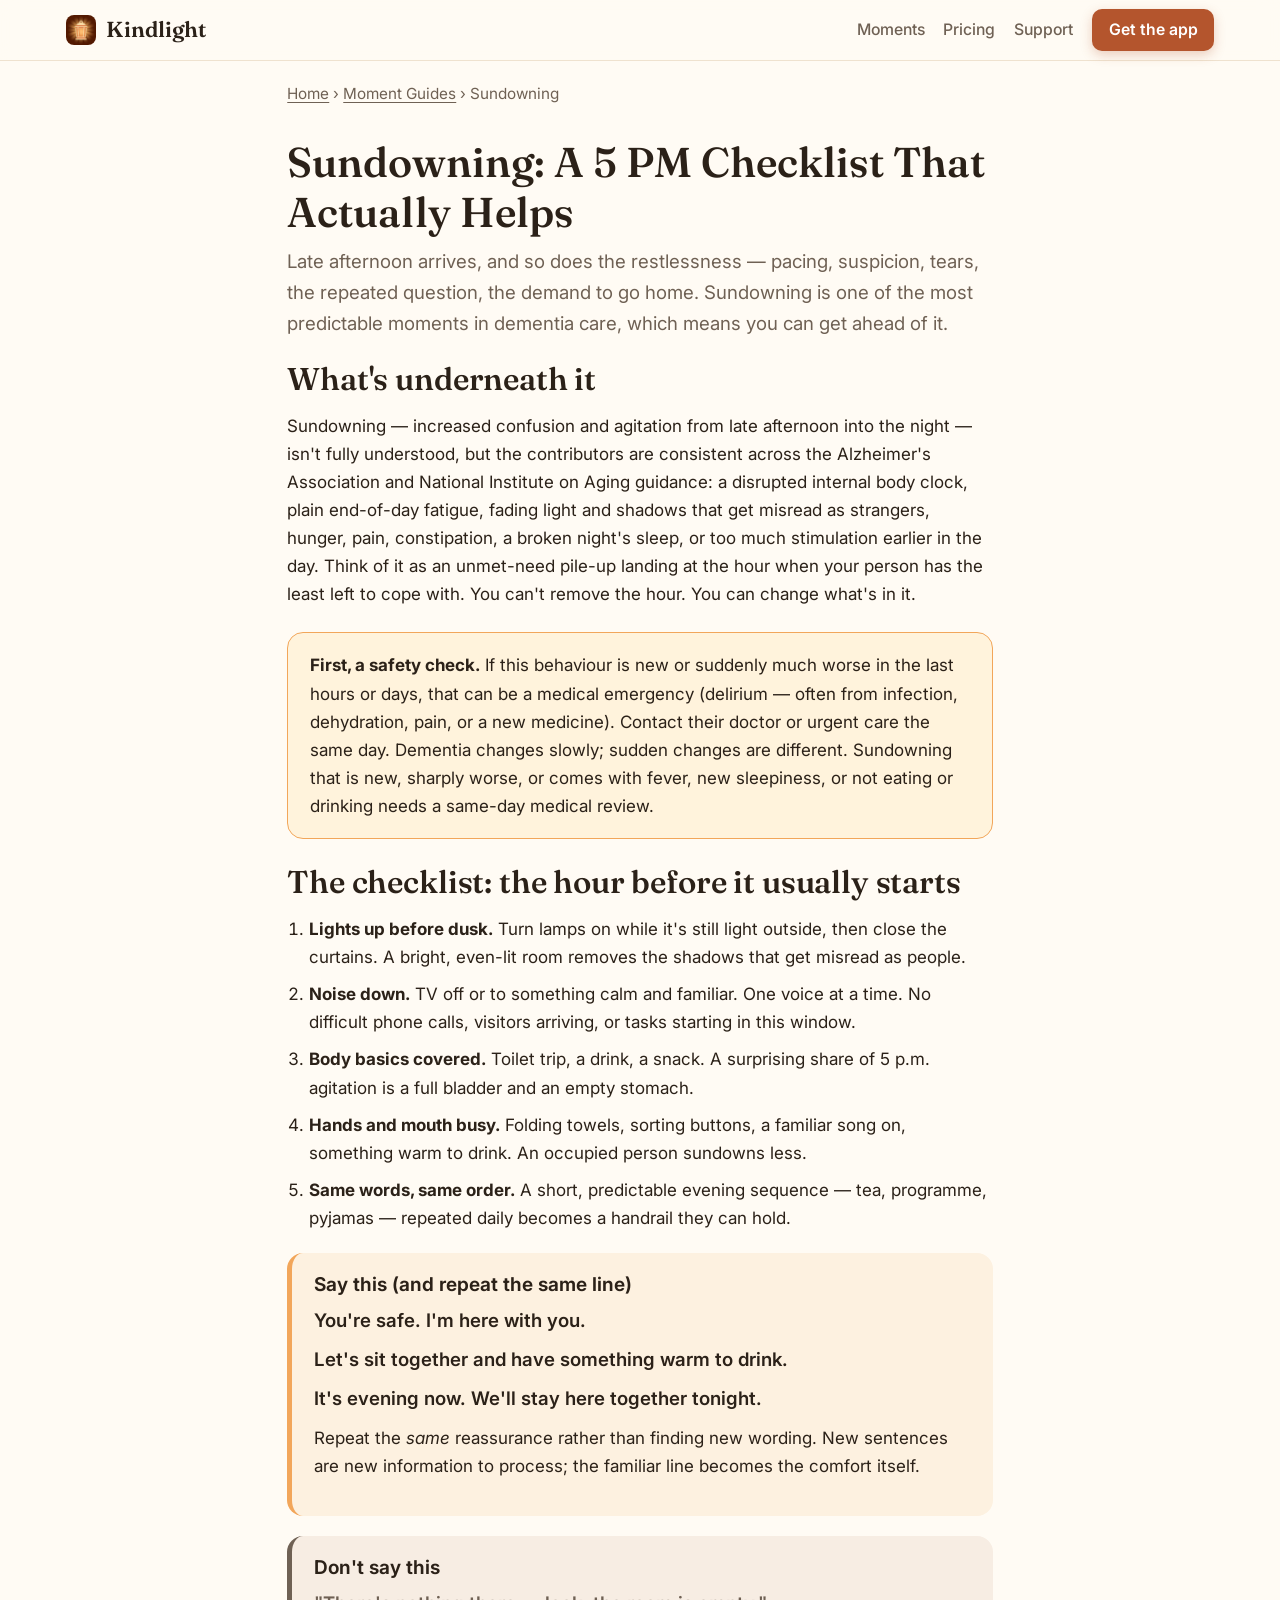
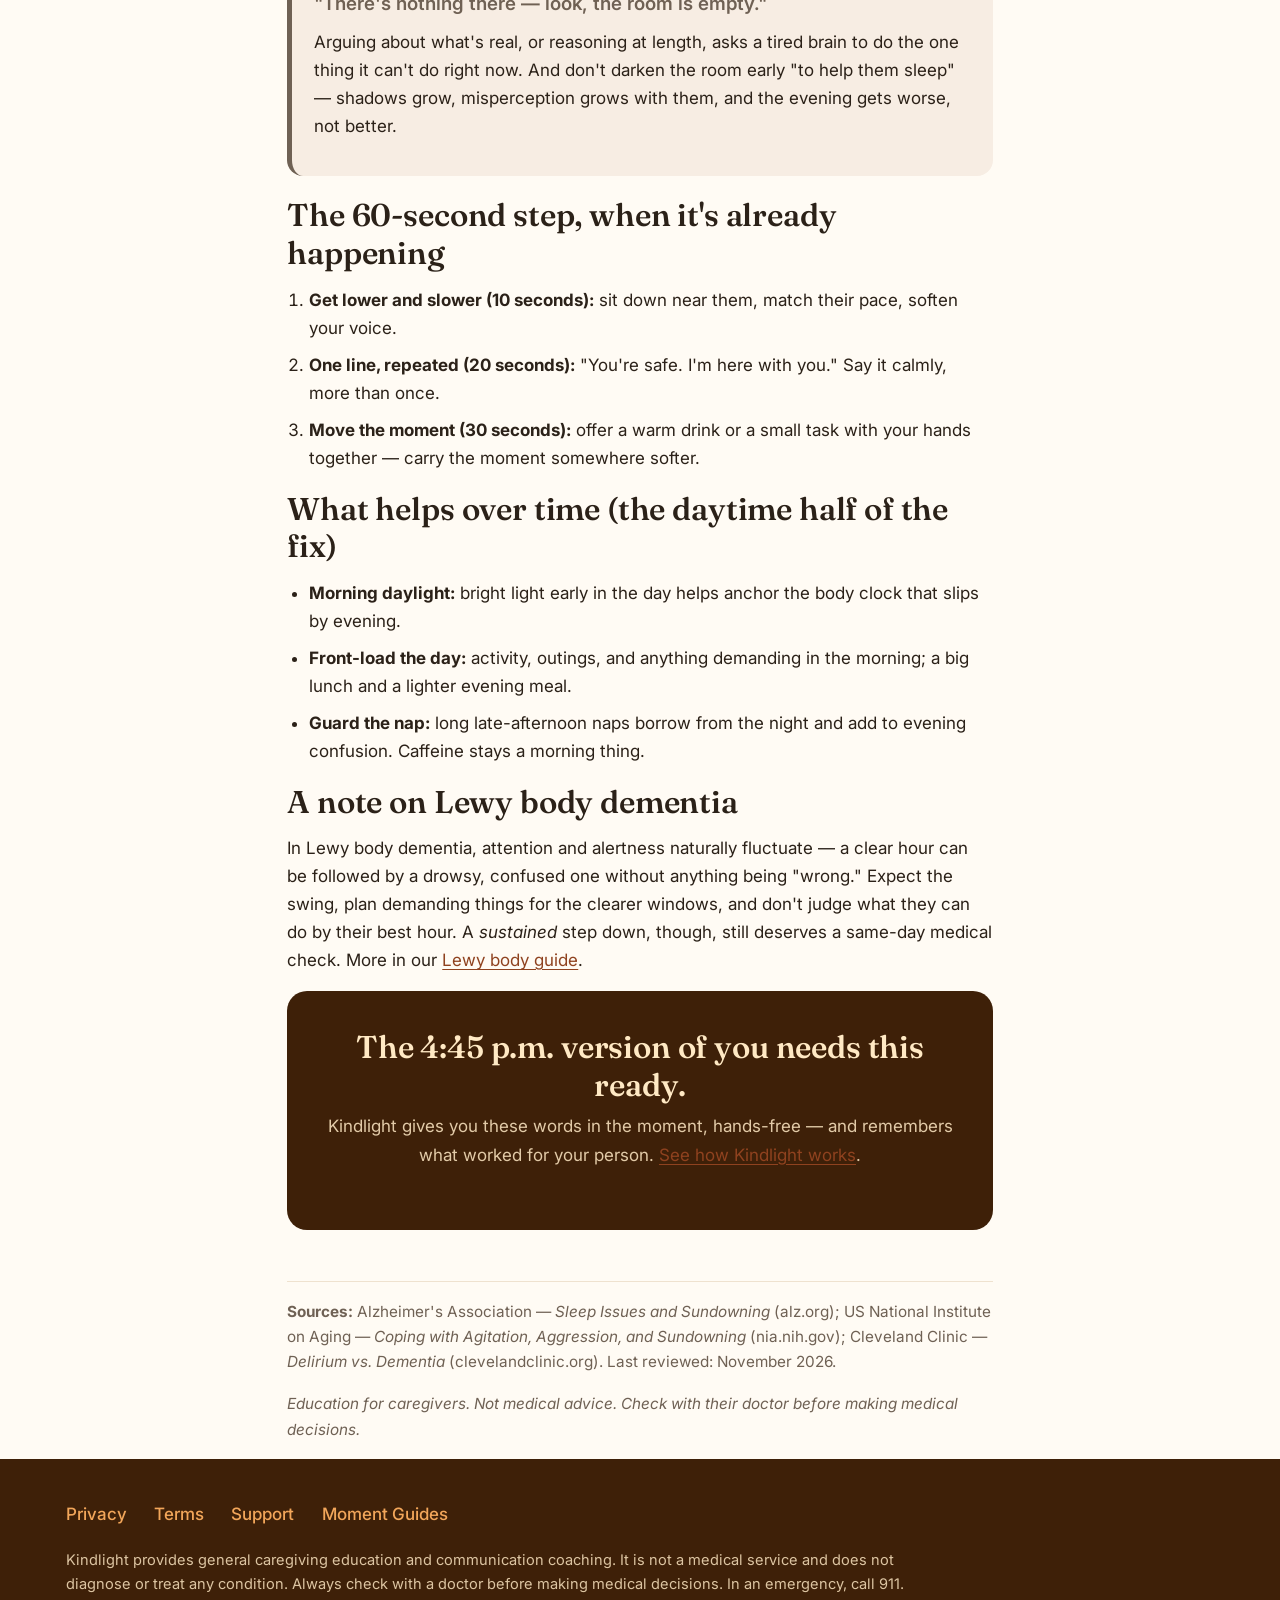
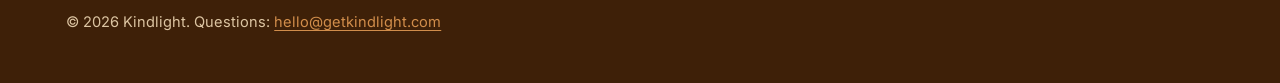
<file: moments/sundowning/index.html>
<!DOCTYPE html>
<html lang="en">
<head>
<meta charset="utf-8">
<meta name="viewport" content="width=device-width, initial-scale=1">
<title>Sundowning: A 5 PM Checklist That Actually Helps — Kindlight</title>
<meta name="description" content="Every evening, like clockwork, he gets restless and agitated. A practical sundowning checklist for the hour before it starts, plus the exact words to use when it's already happening.">
<link rel="canonical" href="https://getkindlight.com/moments/sundowning/">
<link rel="icon" type="image/png" href="/icon.png">
<link rel="stylesheet" href="/styles-v2.css">
<link rel="preconnect" href="https://fonts.googleapis.com">
<link rel="preconnect" href="https://fonts.gstatic.com" crossorigin>
<link href="https://fonts.googleapis.com/css2?family=Fraunces:opsz,wght@9..144,500;9..144,560;9..144,600&family=Inter:wght@400;500;600;700&display=swap" rel="stylesheet">
<meta property="og:type" content="article">
<meta property="og:site_name" content="Kindlight">
<meta property="og:title" content="Sundowning: A 5 PM Checklist That Actually Helps">
<meta property="og:description" content="A practical sundowning checklist for the hour before it starts, plus the exact words to use when it's already happening.">
<meta property="og:url" content="https://getkindlight.com/moments/sundowning/">
<meta property="og:image" content="https://getkindlight.com/icon.png">
</head>
<body>

<header class="site-header">
  <div class="wrap">
    <img class="logo" src="/icon.png" alt="" width="30" height="30">
    <a class="brand" href="/">Kindlight</a>
    <nav aria-label="Main">
      <a href="/#moments">Moments</a>
      <a href="/#pricing">Pricing</a>
      <a class="optional" href="/support.html">Support</a>
      <a class="nav-cta" href="/#pricing">Get the app</a>
    </nav>
  </div>
</header>

<main>
  <div class="narrow">
    <p class="breadcrumb"><a href="/">Home</a> › <a href="/#moments">Moment Guides</a> › Sundowning</p>
    <article>
      <h1>Sundowning: A 5 PM Checklist That Actually Helps</h1>
      <p class="standfirst">Late afternoon arrives, and so does the restlessness — pacing, suspicion, tears, the repeated question, the demand to go home. Sundowning is one of the most predictable moments in dementia care, which means you can get ahead of it.</p>

      <h2>What's underneath it</h2>
      <p>Sundowning — increased confusion and agitation from late afternoon into the night — isn't fully understood, but the contributors are consistent across the Alzheimer's Association and National Institute on Aging guidance: a disrupted internal body clock, plain end-of-day fatigue, fading light and shadows that get misread as strangers, hunger, pain, constipation, a broken night's sleep, or too much stimulation earlier in the day. Think of it as an unmet-need pile-up landing at the hour when your person has the least left to cope with. You can't remove the hour. You can change what's in it.</p>

      <div class="banner" role="note">
        <p><strong class="lead">First, a safety check.</strong> If this behaviour is new or suddenly much worse in the last hours or days, that can be a medical emergency (delirium — often from infection, dehydration, pain, or a new medicine). Contact their doctor or urgent care the same day. Dementia changes slowly; sudden changes are different. Sundowning that is new, sharply worse, or comes with fever, new sleepiness, or not eating or drinking needs a same-day medical review.</p>
      </div>

      <h2>The checklist: the hour before it usually starts</h2>
      <ol class="step-list">
        <li><strong>Lights up before dusk.</strong> Turn lamps on while it's still light outside, then close the curtains. A bright, even-lit room removes the shadows that get misread as people.</li>
        <li><strong>Noise down.</strong> TV off or to something calm and familiar. One voice at a time. No difficult phone calls, visitors arriving, or tasks starting in this window.</li>
        <li><strong>Body basics covered.</strong> Toilet trip, a drink, a snack. A surprising share of 5 p.m. agitation is a full bladder and an empty stomach.</li>
        <li><strong>Hands and mouth busy.</strong> Folding towels, sorting buttons, a familiar song on, something warm to drink. An occupied person sundowns less.</li>
        <li><strong>Same words, same order.</strong> A short, predictable evening sequence — tea, programme, pyjamas — repeated daily becomes a handrail they can hold.</li>
      </ol>

      <div class="say">
        <h3>Say this (and repeat the same line)</h3>
        <blockquote>You're safe. I'm here with you.</blockquote>
        <blockquote>Let's sit together and have something warm to drink.</blockquote>
        <blockquote>It's evening now. We'll stay here together tonight.</blockquote>
        <p>Repeat the <em>same</em> reassurance rather than finding new wording. New sentences are new information to process; the familiar line becomes the comfort itself.</p>
      </div>

      <div class="dont">
        <h3>Don't say this</h3>
        <blockquote>"There's nothing there — look, the room is empty."</blockquote>
        <p>Arguing about what's real, or reasoning at length, asks a tired brain to do the one thing it can't do right now. And don't darken the room early "to help them sleep" — shadows grow, misperception grows with them, and the evening gets worse, not better.</p>
      </div>

      <h2>The 60-second step, when it's already happening</h2>
      <ol class="step-list">
        <li><strong>Get lower and slower (10 seconds):</strong> sit down near them, match their pace, soften your voice.</li>
        <li><strong>One line, repeated (20 seconds):</strong> "You're safe. I'm here with you." Say it calmly, more than once.</li>
        <li><strong>Move the moment (30 seconds):</strong> offer a warm drink or a small task with your hands together — carry the moment somewhere softer.</li>
      </ol>

      <h2>What helps over time (the daytime half of the fix)</h2>
      <ul class="help-list">
        <li><strong>Morning daylight:</strong> bright light early in the day helps anchor the body clock that slips by evening.</li>
        <li><strong>Front-load the day:</strong> activity, outings, and anything demanding in the morning; a big lunch and a lighter evening meal.</li>
        <li><strong>Guard the nap:</strong> long late-afternoon naps borrow from the night and add to evening confusion. Caffeine stays a morning thing.</li>
      </ul>

      <h2>A note on Lewy body dementia</h2>
      <p>In Lewy body dementia, attention and alertness naturally fluctuate — a clear hour can be followed by a drowsy, confused one without anything being "wrong." Expect the swing, plan demanding things for the clearer windows, and don't judge what they can do by their best hour. A <em>sustained</em> step down, though, still deserves a same-day medical check. More in our <a href="/moments/hallucinations-delusions/lewy-body-dementia/">Lewy body guide</a>.</p>

      <div class="cta-band">
        <h2>The 4:45 p.m. version of you needs this ready.</h2>
        <p>Kindlight gives you these words in the moment, hands-free — and remembers what worked for your person. <a href="/">See how Kindlight works</a>.</p>
      </div>

      <div class="sources">
        <p><strong>Sources:</strong> Alzheimer's Association — <em>Sleep Issues and Sundowning</em> (alz.org); US National Institute on Aging — <em>Coping with Agitation, Aggression, and Sundowning</em> (nia.nih.gov); Cleveland Clinic — <em>Delirium vs. Dementia</em> (clevelandclinic.org). Last reviewed: November 2026.</p>
        <p class="disclaimer">Education for caregivers. Not medical advice. Check with their doctor before making medical decisions.</p>
      </div>
    </article>
  </div>
</main>

<footer class="site-footer">
  <div class="wrap">
    <nav aria-label="Footer">
      <a href="/privacy.html">Privacy</a>
      <a href="/terms.html">Terms</a>
      <a href="/support.html">Support</a>
      <a href="/#moments">Moment Guides</a>
    </nav>
    <p class="fine">Kindlight provides general caregiving education and communication coaching. It is not a medical service and does not diagnose or treat any condition. Always check with a doctor before making medical decisions. In an emergency, call 911.</p>
    <p class="fine">© 2026 Kindlight. Questions: <a href="mailto:hello@getkindlight.com">hello@getkindlight.com</a></p>
  </div>
</footer>

</body>
</html>
</file>
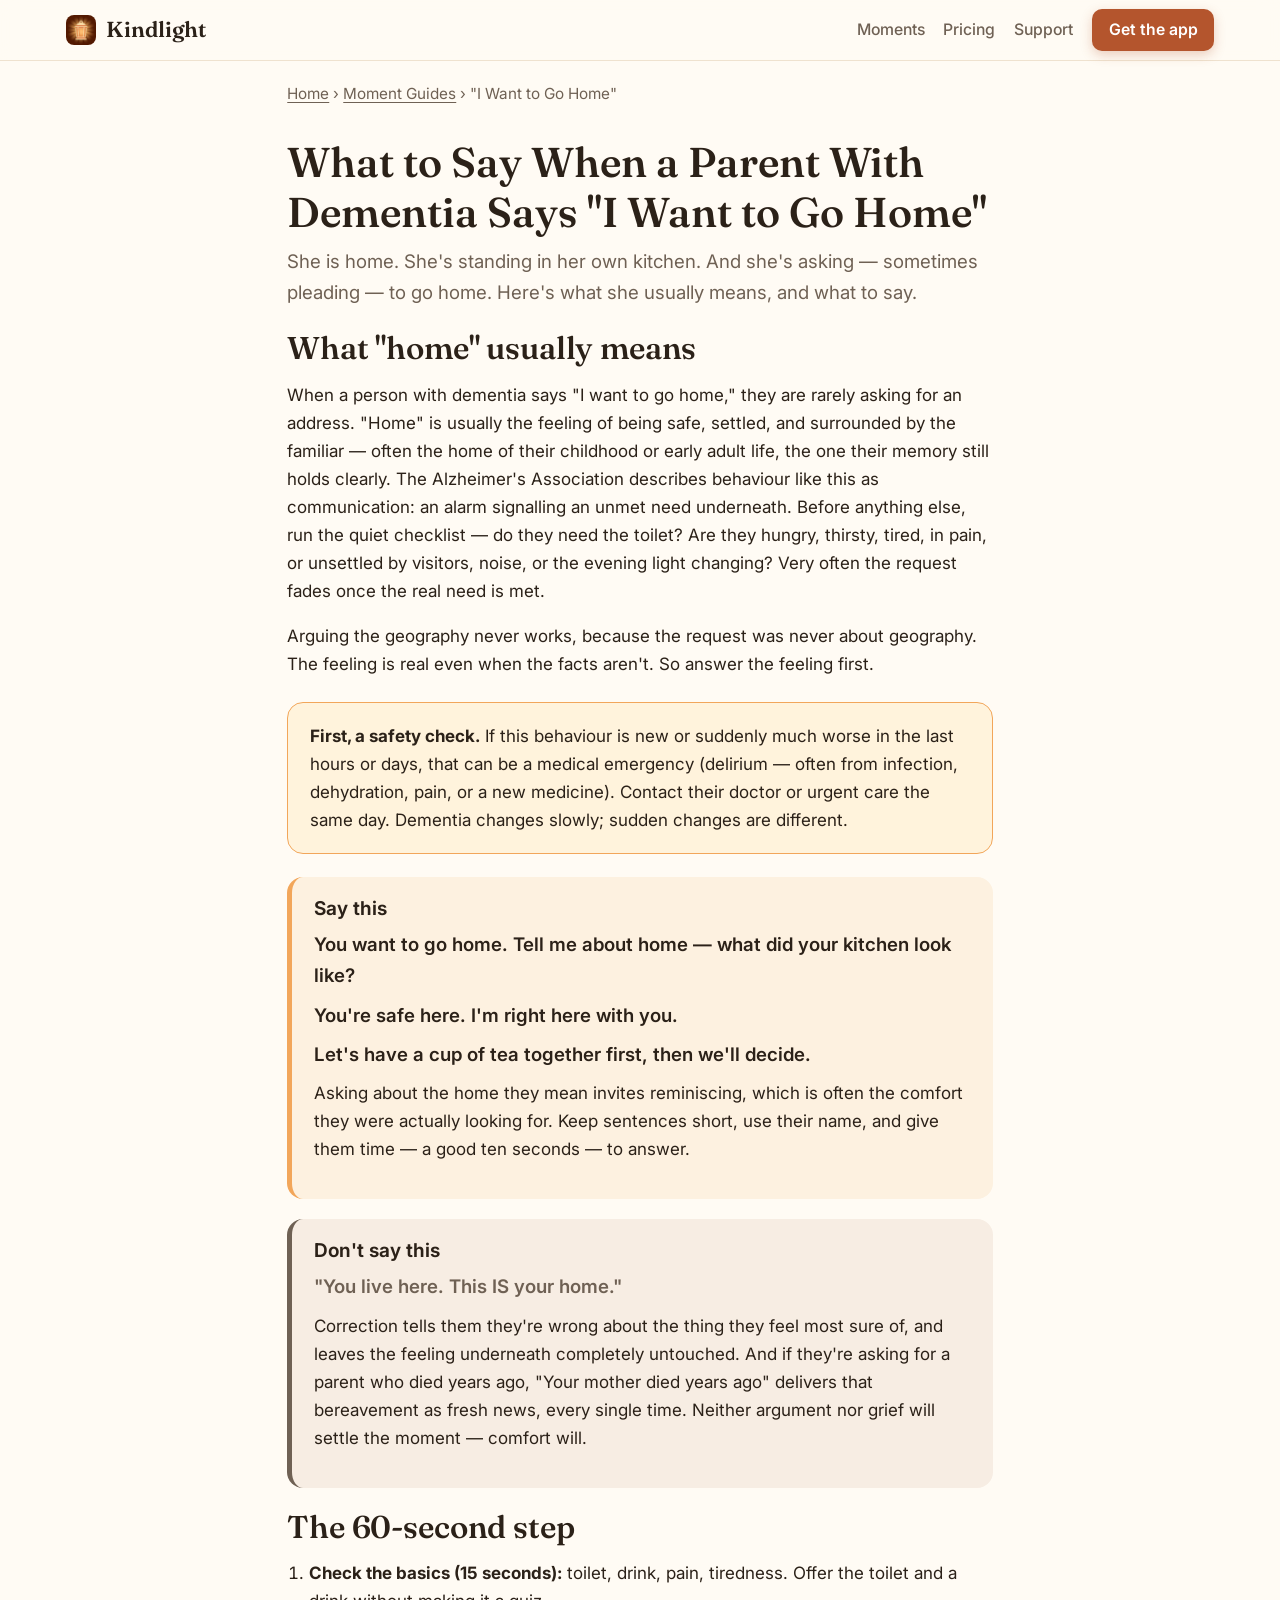
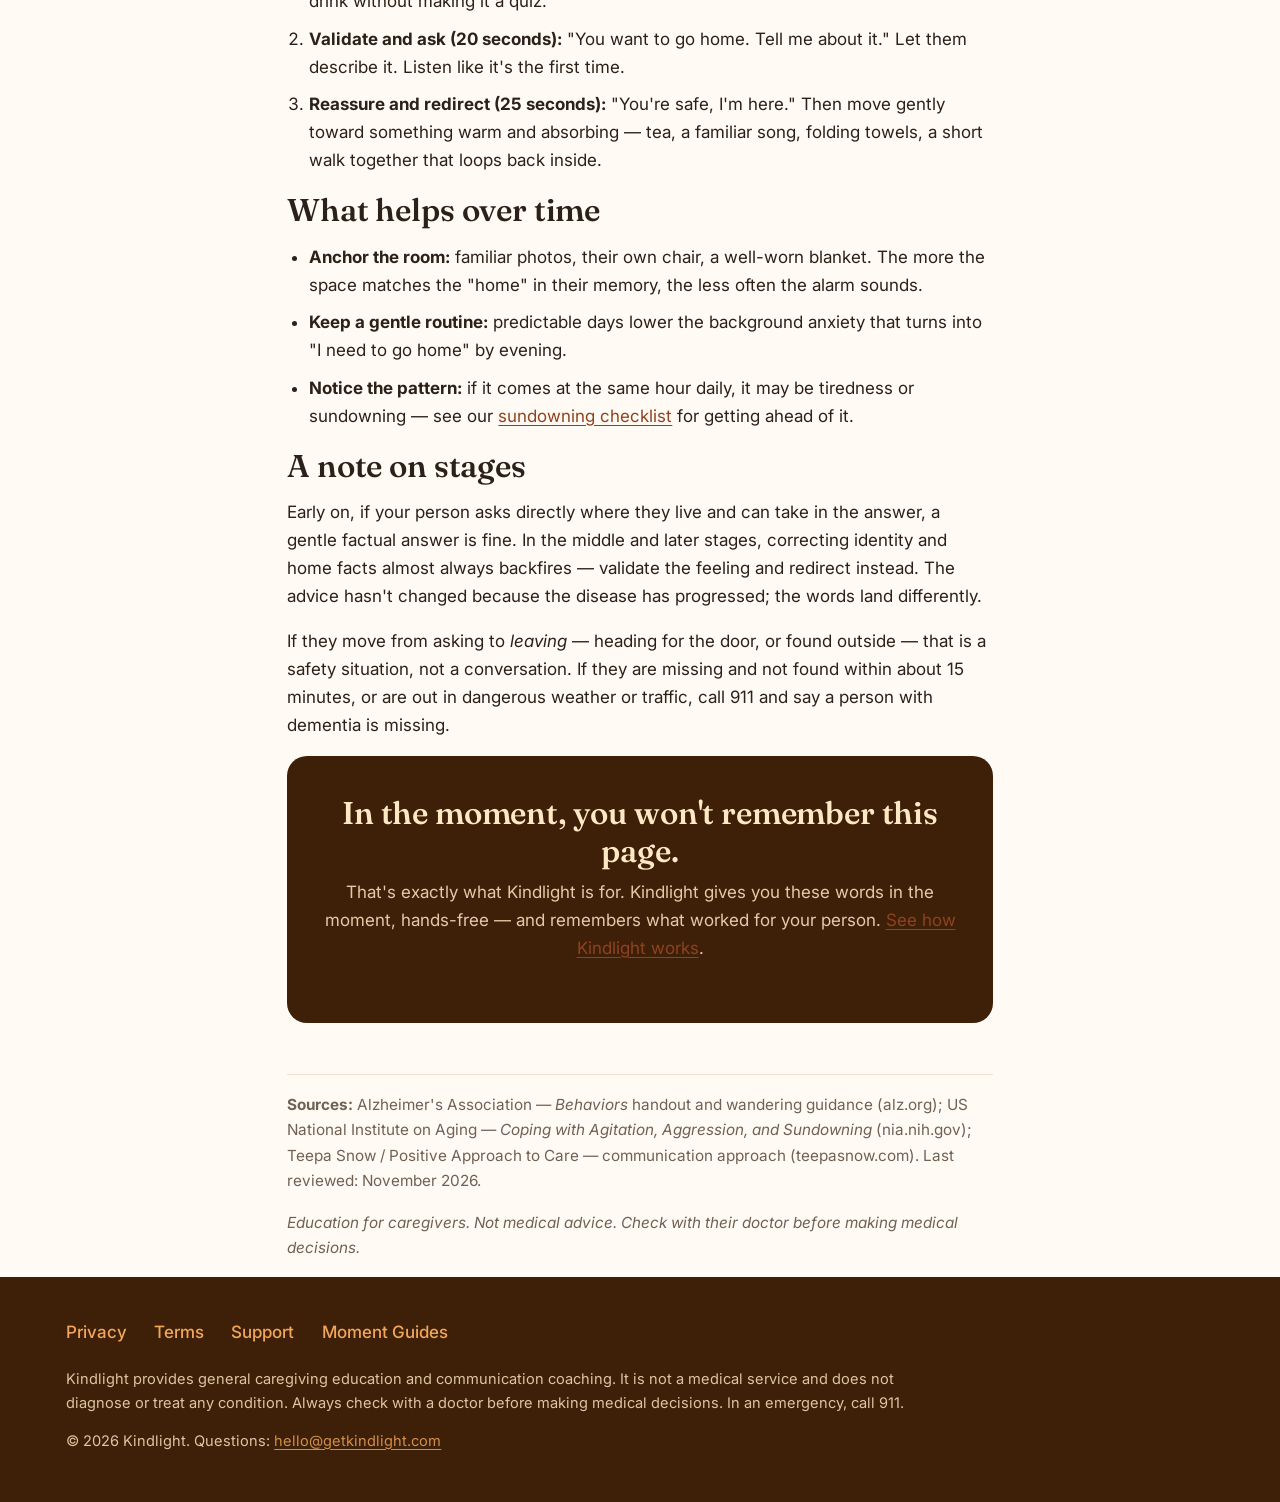
<file: moments/wants-to-go-home/index.html>
<!DOCTYPE html>
<html lang="en">
<head>
<meta charset="utf-8">
<meta name="viewport" content="width=device-width, initial-scale=1">
<title>What to Say When a Parent With Dementia Says "I Want to Go Home" — Kindlight</title>
<meta name="description" content="She's already home — so why does she keep asking to go? What &quot;home&quot; usually means in dementia, the exact words to say, what never to say, and a 60-second step that settles the moment.">
<link rel="canonical" href="https://getkindlight.com/moments/wants-to-go-home/">
<link rel="icon" type="image/png" href="/icon.png">
<link rel="stylesheet" href="/styles-v2.css">
<link rel="preconnect" href="https://fonts.googleapis.com">
<link rel="preconnect" href="https://fonts.gstatic.com" crossorigin>
<link href="https://fonts.googleapis.com/css2?family=Fraunces:opsz,wght@9..144,500;9..144,560;9..144,600&family=Inter:wght@400;500;600;700&display=swap" rel="stylesheet">
<meta property="og:type" content="article">
<meta property="og:site_name" content="Kindlight">
<meta property="og:title" content="What to Say When a Parent With Dementia Says &quot;I Want to Go Home&quot;">
<meta property="og:description" content="What &quot;home&quot; usually means in dementia, the exact words to say, what never to say, and a 60-second step that settles the moment.">
<meta property="og:url" content="https://getkindlight.com/moments/wants-to-go-home/">
<meta property="og:image" content="https://getkindlight.com/icon.png">
</head>
<body>

<header class="site-header">
  <div class="wrap">
    <img class="logo" src="/icon.png" alt="" width="30" height="30">
    <a class="brand" href="/">Kindlight</a>
    <nav aria-label="Main">
      <a href="/#moments">Moments</a>
      <a href="/#pricing">Pricing</a>
      <a class="optional" href="/support.html">Support</a>
      <a class="nav-cta" href="/#pricing">Get the app</a>
    </nav>
  </div>
</header>

<main>
  <div class="narrow">
    <p class="breadcrumb"><a href="/">Home</a> › <a href="/#moments">Moment Guides</a> › "I Want to Go Home"</p>
    <article>
      <h1>What to Say When a Parent With Dementia Says "I Want to Go Home"</h1>
      <p class="standfirst">She is home. She's standing in her own kitchen. And she's asking — sometimes pleading — to go home. Here's what she usually means, and what to say.</p>

      <h2>What "home" usually means</h2>
      <p>When a person with dementia says "I want to go home," they are rarely asking for an address. "Home" is usually the feeling of being safe, settled, and surrounded by the familiar — often the home of their childhood or early adult life, the one their memory still holds clearly. The Alzheimer's Association describes behaviour like this as communication: an alarm signalling an unmet need underneath. Before anything else, run the quiet checklist — do they need the toilet? Are they hungry, thirsty, tired, in pain, or unsettled by visitors, noise, or the evening light changing? Very often the request fades once the real need is met.</p>
      <p>Arguing the geography never works, because the request was never about geography. The feeling is real even when the facts aren't. So answer the feeling first.</p>

      <div class="banner" role="note">
        <p><strong class="lead">First, a safety check.</strong> If this behaviour is new or suddenly much worse in the last hours or days, that can be a medical emergency (delirium — often from infection, dehydration, pain, or a new medicine). Contact their doctor or urgent care the same day. Dementia changes slowly; sudden changes are different.</p>
      </div>

      <div class="say">
        <h3>Say this</h3>
        <blockquote>You want to go home. Tell me about home — what did your kitchen look like?</blockquote>
        <blockquote>You're safe here. I'm right here with you.</blockquote>
        <blockquote>Let's have a cup of tea together first, then we'll decide.</blockquote>
        <p>Asking about the home they mean invites reminiscing, which is often the comfort they were actually looking for. Keep sentences short, use their name, and give them time — a good ten seconds — to answer.</p>
      </div>

      <div class="dont">
        <h3>Don't say this</h3>
        <blockquote>"You live here. This IS your home."</blockquote>
        <p>Correction tells them they're wrong about the thing they feel most sure of, and leaves the feeling underneath completely untouched. And if they're asking for a parent who died years ago, "Your mother died years ago" delivers that bereavement as fresh news, every single time. Neither argument nor grief will settle the moment — comfort will.</p>
      </div>

      <h2>The 60-second step</h2>
      <ol class="step-list">
        <li><strong>Check the basics (15 seconds):</strong> toilet, drink, pain, tiredness. Offer the toilet and a drink without making it a quiz.</li>
        <li><strong>Validate and ask (20 seconds):</strong> "You want to go home. Tell me about it." Let them describe it. Listen like it's the first time.</li>
        <li><strong>Reassure and redirect (25 seconds):</strong> "You're safe, I'm here." Then move gently toward something warm and absorbing — tea, a familiar song, folding towels, a short walk together that loops back inside.</li>
      </ol>

      <h2>What helps over time</h2>
      <ul class="help-list">
        <li><strong>Anchor the room:</strong> familiar photos, their own chair, a well-worn blanket. The more the space matches the "home" in their memory, the less often the alarm sounds.</li>
        <li><strong>Keep a gentle routine:</strong> predictable days lower the background anxiety that turns into "I need to go home" by evening.</li>
        <li><strong>Notice the pattern:</strong> if it comes at the same hour daily, it may be tiredness or sundowning — see our <a href="/moments/sundowning/">sundowning checklist</a> for getting ahead of it.</li>
      </ul>

      <h2>A note on stages</h2>
      <p>Early on, if your person asks directly where they live and can take in the answer, a gentle factual answer is fine. In the middle and later stages, correcting identity and home facts almost always backfires — validate the feeling and redirect instead. The advice hasn't changed because the disease has progressed; the words land differently.</p>
      <p>If they move from asking to <em>leaving</em> — heading for the door, or found outside — that is a safety situation, not a conversation. If they are missing and not found within about 15 minutes, or are out in dangerous weather or traffic, call 911 and say a person with dementia is missing.</p>

      <div class="cta-band">
        <h2>In the moment, you won't remember this page.</h2>
        <p>That's exactly what Kindlight is for. Kindlight gives you these words in the moment, hands-free — and remembers what worked for your person. <a href="/">See how Kindlight works</a>.</p>
      </div>

      <div class="sources">
        <p><strong>Sources:</strong> Alzheimer's Association — <em>Behaviors</em> handout and wandering guidance (alz.org); US National Institute on Aging — <em>Coping with Agitation, Aggression, and Sundowning</em> (nia.nih.gov); Teepa Snow / Positive Approach to Care — communication approach (teepasnow.com). Last reviewed: November 2026.</p>
        <p class="disclaimer">Education for caregivers. Not medical advice. Check with their doctor before making medical decisions.</p>
      </div>
    </article>
  </div>
</main>

<footer class="site-footer">
  <div class="wrap">
    <nav aria-label="Footer">
      <a href="/privacy.html">Privacy</a>
      <a href="/terms.html">Terms</a>
      <a href="/support.html">Support</a>
      <a href="/#moments">Moment Guides</a>
    </nav>
    <p class="fine">Kindlight provides general caregiving education and communication coaching. It is not a medical service and does not diagnose or treat any condition. Always check with a doctor before making medical decisions. In an emergency, call 911.</p>
    <p class="fine">© 2026 Kindlight. Questions: <a href="mailto:hello@getkindlight.com">hello@getkindlight.com</a></p>
  </div>
</footer>

</body>
</html>
</file>
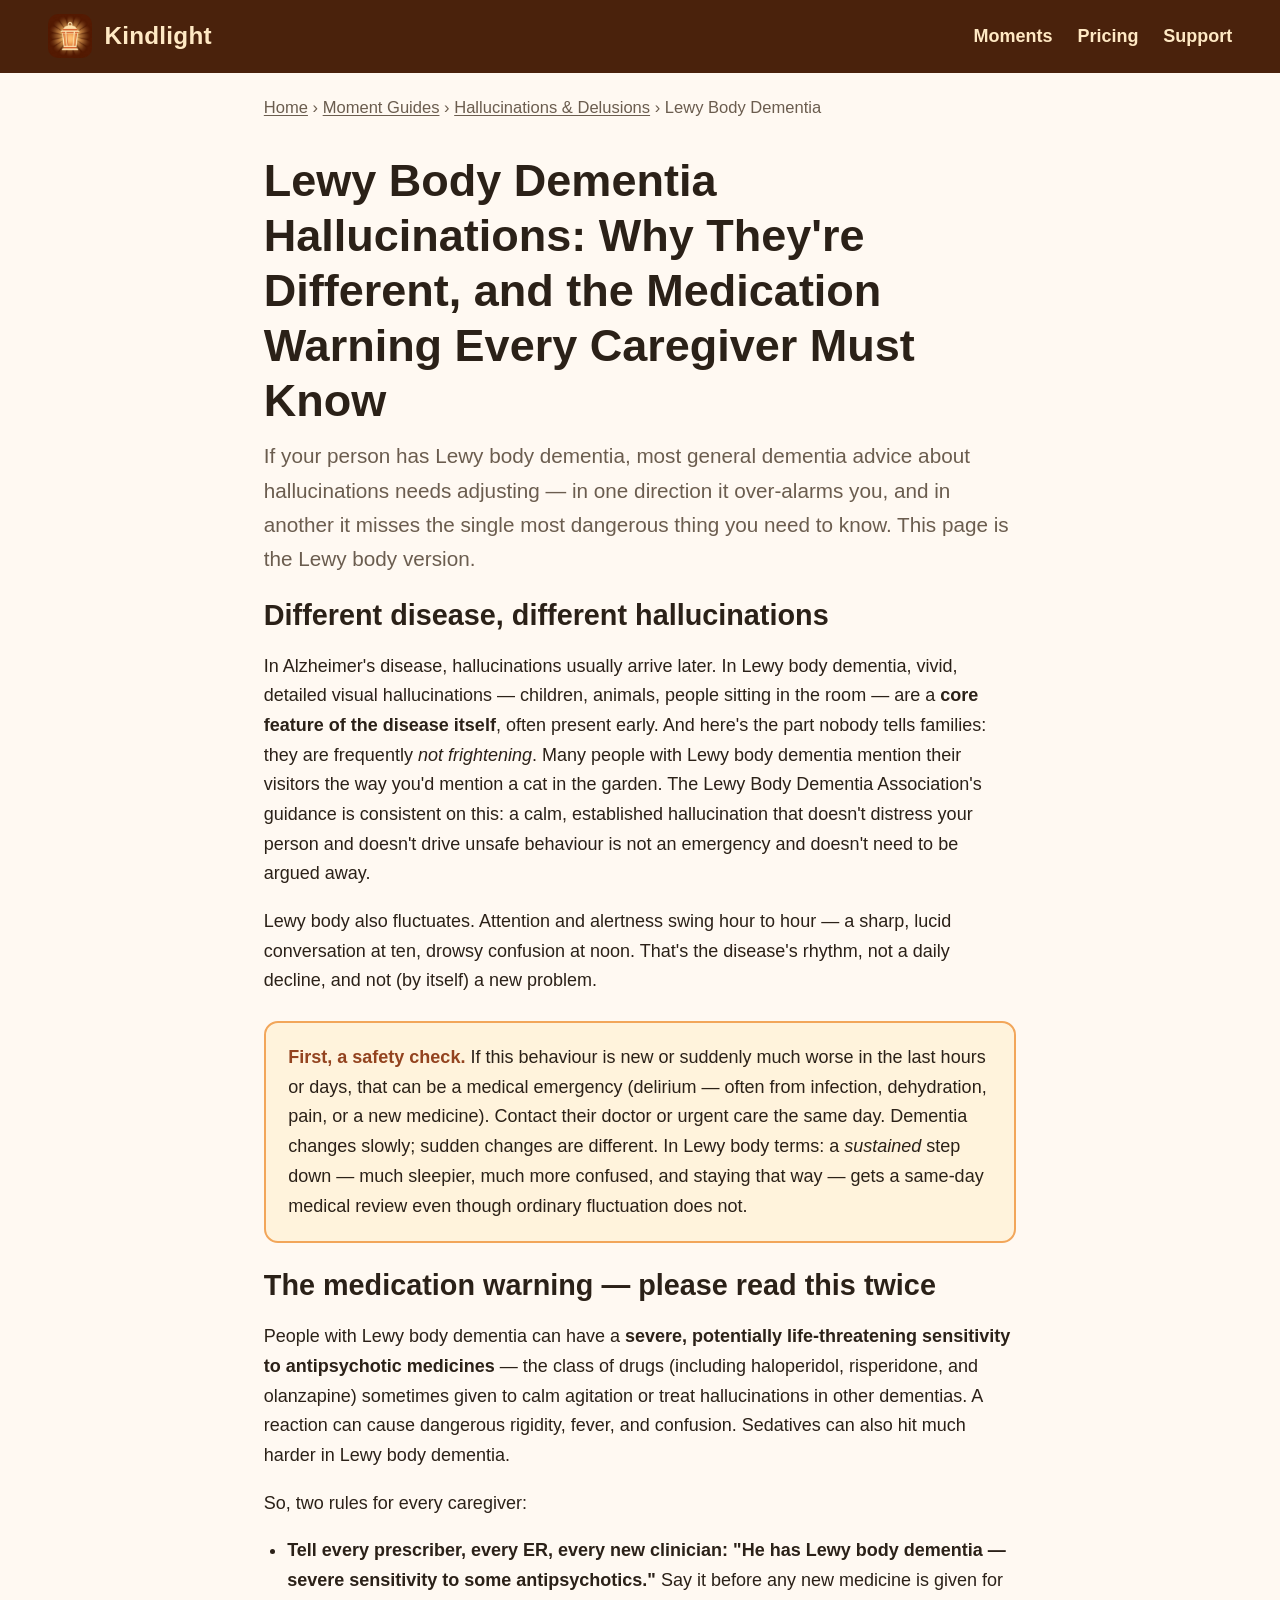
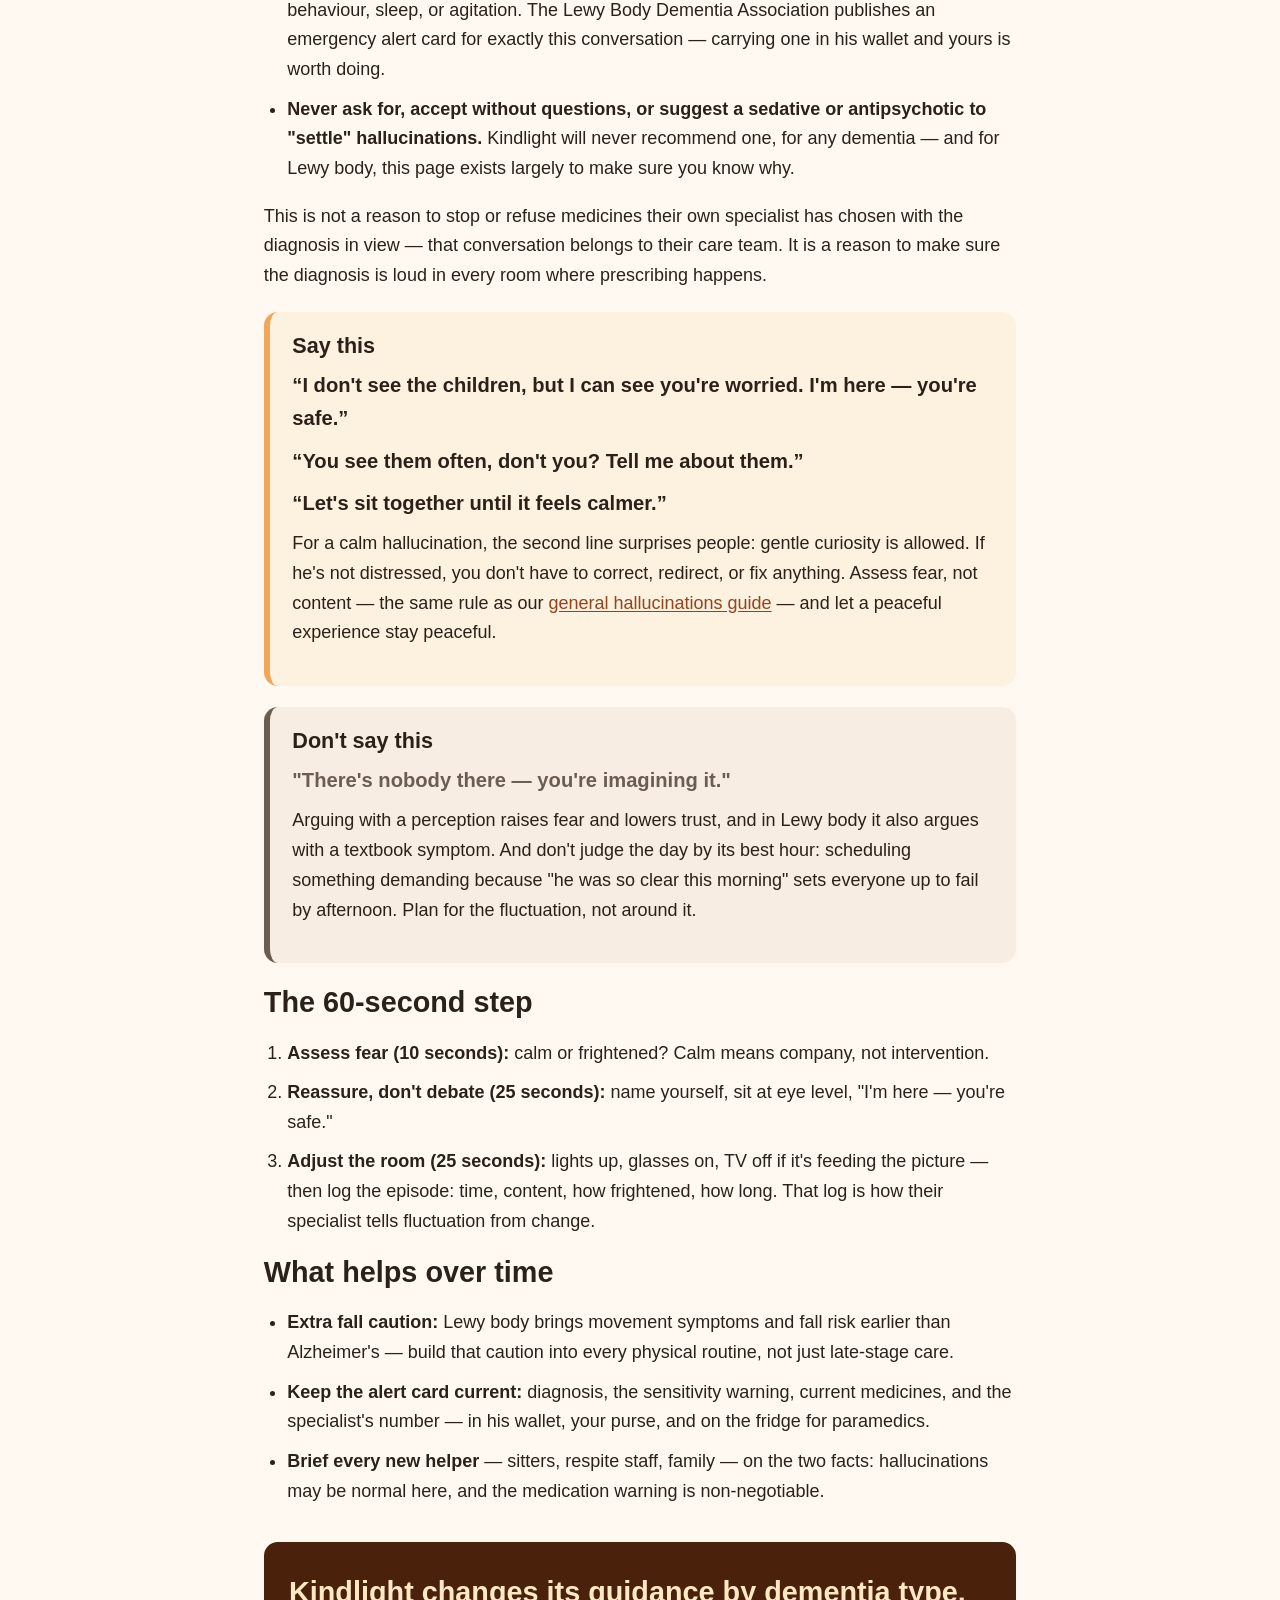
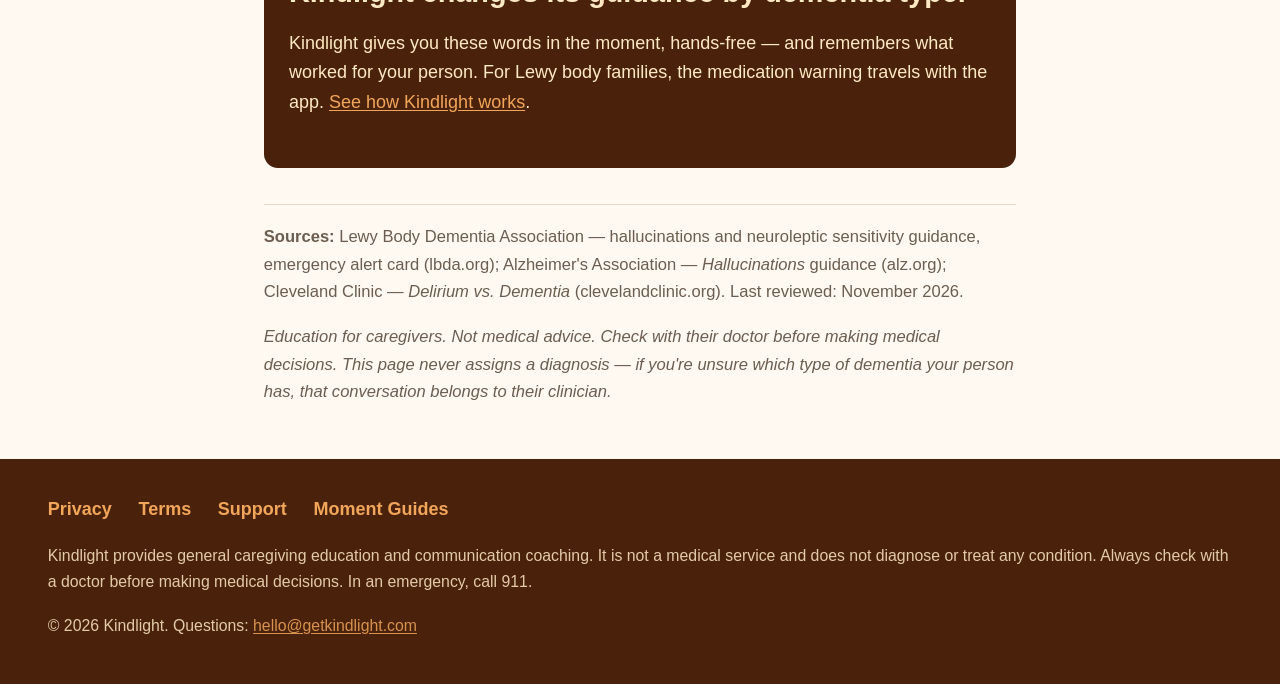
<file: moments/hallucinations-delusions/lewy-body-dementia/index.html>
<!DOCTYPE html>
<html lang="en">
<head>
<meta charset="utf-8">
<meta name="viewport" content="width=device-width, initial-scale=1">
<title>Lewy Body Dementia Hallucinations: Why They're Different, and the Medication Warning Every Caregiver Must Know — Kindlight</title>
<meta name="description" content="In Lewy body dementia, vivid hallucinations are a core feature — and often harmless. What's different, how to respond, and the antipsychotic-sensitivity warning every doctor and ER must hear.">
<link rel="canonical" href="https://getkindlight.com/moments/hallucinations-delusions/lewy-body-dementia/">
<link rel="icon" type="image/png" href="/icon.png">
<link rel="stylesheet" href="/styles.css">
<meta property="og:type" content="article">
<meta property="og:site_name" content="Kindlight">
<meta property="og:title" content="Lewy Body Dementia Hallucinations: Why They're Different, and the Medication Warning Every Caregiver Must Know">
<meta property="og:description" content="In Lewy body dementia, vivid hallucinations are a core feature — and often harmless. What's different, how to respond, and the medication warning every prescriber must hear.">
<meta property="og:url" content="https://getkindlight.com/moments/hallucinations-delusions/lewy-body-dementia/">
<meta property="og:image" content="https://getkindlight.com/icon.png">
</head>
<body>

<header class="site-header">
  <div class="wrap">
    <img class="logo" src="/icon.png" alt="Kindlight lantern logo" width="44" height="44">
    <a class="brand" href="/">Kindlight</a>
    <nav aria-label="Main">
      <a href="/#moments">Moments</a>
      <a href="/#pricing">Pricing</a>
      <a href="/support.html">Support</a>
    </nav>
  </div>
</header>

<main>
  <div class="narrow">
    <p class="breadcrumb"><a href="/">Home</a> › <a href="/#moments">Moment Guides</a> › <a href="/moments/hallucinations-delusions/">Hallucinations &amp; Delusions</a> › Lewy Body Dementia</p>
    <article>
      <h1>Lewy Body Dementia Hallucinations: Why They're Different, and the Medication Warning Every Caregiver Must Know</h1>
      <p class="standfirst">If your person has Lewy body dementia, most general dementia advice about hallucinations needs adjusting — in one direction it over-alarms you, and in another it misses the single most dangerous thing you need to know. This page is the Lewy body version.</p>

      <h2>Different disease, different hallucinations</h2>
      <p>In Alzheimer's disease, hallucinations usually arrive later. In Lewy body dementia, vivid, detailed visual hallucinations — children, animals, people sitting in the room — are a <strong>core feature of the disease itself</strong>, often present early. And here's the part nobody tells families: they are frequently <em>not frightening</em>. Many people with Lewy body dementia mention their visitors the way you'd mention a cat in the garden. The Lewy Body Dementia Association's guidance is consistent on this: a calm, established hallucination that doesn't distress your person and doesn't drive unsafe behaviour is not an emergency and doesn't need to be argued away.</p>
      <p>Lewy body also fluctuates. Attention and alertness swing hour to hour — a sharp, lucid conversation at ten, drowsy confusion at noon. That's the disease's rhythm, not a daily decline, and not (by itself) a new problem.</p>

      <div class="banner" role="note">
        <p><strong class="lead">First, a safety check.</strong> If this behaviour is new or suddenly much worse in the last hours or days, that can be a medical emergency (delirium — often from infection, dehydration, pain, or a new medicine). Contact their doctor or urgent care the same day. Dementia changes slowly; sudden changes are different. In Lewy body terms: a <em>sustained</em> step down — much sleepier, much more confused, and staying that way — gets a same-day medical review even though ordinary fluctuation does not.</p>
      </div>

      <h2>The medication warning — please read this twice</h2>
      <p>People with Lewy body dementia can have a <strong>severe, potentially life-threatening sensitivity to antipsychotic medicines</strong> — the class of drugs (including haloperidol, risperidone, and olanzapine) sometimes given to calm agitation or treat hallucinations in other dementias. A reaction can cause dangerous rigidity, fever, and confusion. Sedatives can also hit much harder in Lewy body dementia.</p>
      <p>So, two rules for every caregiver:</p>
      <ul class="help-list">
        <li><strong>Tell every prescriber, every ER, every new clinician: "He has Lewy body dementia — severe sensitivity to some antipsychotics."</strong> Say it before any new medicine is given for behaviour, sleep, or agitation. The Lewy Body Dementia Association publishes an emergency alert card for exactly this conversation — carrying one in his wallet and yours is worth doing.</li>
        <li><strong>Never ask for, accept without questions, or suggest a sedative or antipsychotic to "settle" hallucinations.</strong> Kindlight will never recommend one, for any dementia — and for Lewy body, this page exists largely to make sure you know why.</li>
      </ul>
      <p>This is not a reason to stop or refuse medicines their own specialist has chosen with the diagnosis in view — that conversation belongs to their care team. It is a reason to make sure the diagnosis is loud in every room where prescribing happens.</p>

      <div class="say">
        <h3>Say this</h3>
        <blockquote>I don't see the children, but I can see you're worried. I'm here — you're safe.</blockquote>
        <blockquote>You see them often, don't you? Tell me about them.</blockquote>
        <blockquote>Let's sit together until it feels calmer.</blockquote>
        <p>For a calm hallucination, the second line surprises people: gentle curiosity is allowed. If he's not distressed, you don't have to correct, redirect, or fix anything. Assess fear, not content — the same rule as our <a href="/moments/hallucinations-delusions/">general hallucinations guide</a> — and let a peaceful experience stay peaceful.</p>
      </div>

      <div class="dont">
        <h3>Don't say this</h3>
        <blockquote>"There's nobody there — you're imagining it."</blockquote>
        <p>Arguing with a perception raises fear and lowers trust, and in Lewy body it also argues with a textbook symptom. And don't judge the day by its best hour: scheduling something demanding because "he was so clear this morning" sets everyone up to fail by afternoon. Plan for the fluctuation, not around it.</p>
      </div>

      <h2>The 60-second step</h2>
      <ol class="step-list">
        <li><strong>Assess fear (10 seconds):</strong> calm or frightened? Calm means company, not intervention.</li>
        <li><strong>Reassure, don't debate (25 seconds):</strong> name yourself, sit at eye level, "I'm here — you're safe."</li>
        <li><strong>Adjust the room (25 seconds):</strong> lights up, glasses on, TV off if it's feeding the picture — then log the episode: time, content, how frightened, how long. That log is how their specialist tells fluctuation from change.</li>
      </ol>

      <h2>What helps over time</h2>
      <ul class="help-list">
        <li><strong>Extra fall caution:</strong> Lewy body brings movement symptoms and fall risk earlier than Alzheimer's — build that caution into every physical routine, not just late-stage care.</li>
        <li><strong>Keep the alert card current:</strong> diagnosis, the sensitivity warning, current medicines, and the specialist's number — in his wallet, your purse, and on the fridge for paramedics.</li>
        <li><strong>Brief every new helper</strong> — sitters, respite staff, family — on the two facts: hallucinations may be normal here, and the medication warning is non-negotiable.</li>
      </ul>

      <div class="cta-band">
        <h2>Kindlight changes its guidance by dementia type.</h2>
        <p>Kindlight gives you these words in the moment, hands-free — and remembers what worked for your person. For Lewy body families, the medication warning travels with the app. <a href="/">See how Kindlight works</a>.</p>
      </div>

      <div class="sources">
        <p><strong>Sources:</strong> Lewy Body Dementia Association — hallucinations and neuroleptic sensitivity guidance, emergency alert card (lbda.org); Alzheimer's Association — <em>Hallucinations</em> guidance (alz.org); Cleveland Clinic — <em>Delirium vs. Dementia</em> (clevelandclinic.org). Last reviewed: November 2026.</p>
        <p class="disclaimer">Education for caregivers. Not medical advice. Check with their doctor before making medical decisions. This page never assigns a diagnosis — if you're unsure which type of dementia your person has, that conversation belongs to their clinician.</p>
      </div>
    </article>
  </div>
</main>

<footer class="site-footer">
  <div class="wrap">
    <nav aria-label="Footer">
      <a href="/privacy.html">Privacy</a>
      <a href="/terms.html">Terms</a>
      <a href="/support.html">Support</a>
      <a href="/#moments">Moment Guides</a>
    </nav>
    <p class="fine">Kindlight provides general caregiving education and communication coaching. It is not a medical service and does not diagnose or treat any condition. Always check with a doctor before making medical decisions. In an emergency, call 911.</p>
    <p class="fine">© 2026 Kindlight. Questions: <a href="mailto:hello@getkindlight.com">hello@getkindlight.com</a></p>
  </div>
</footer>

</body>
</html>
</file>
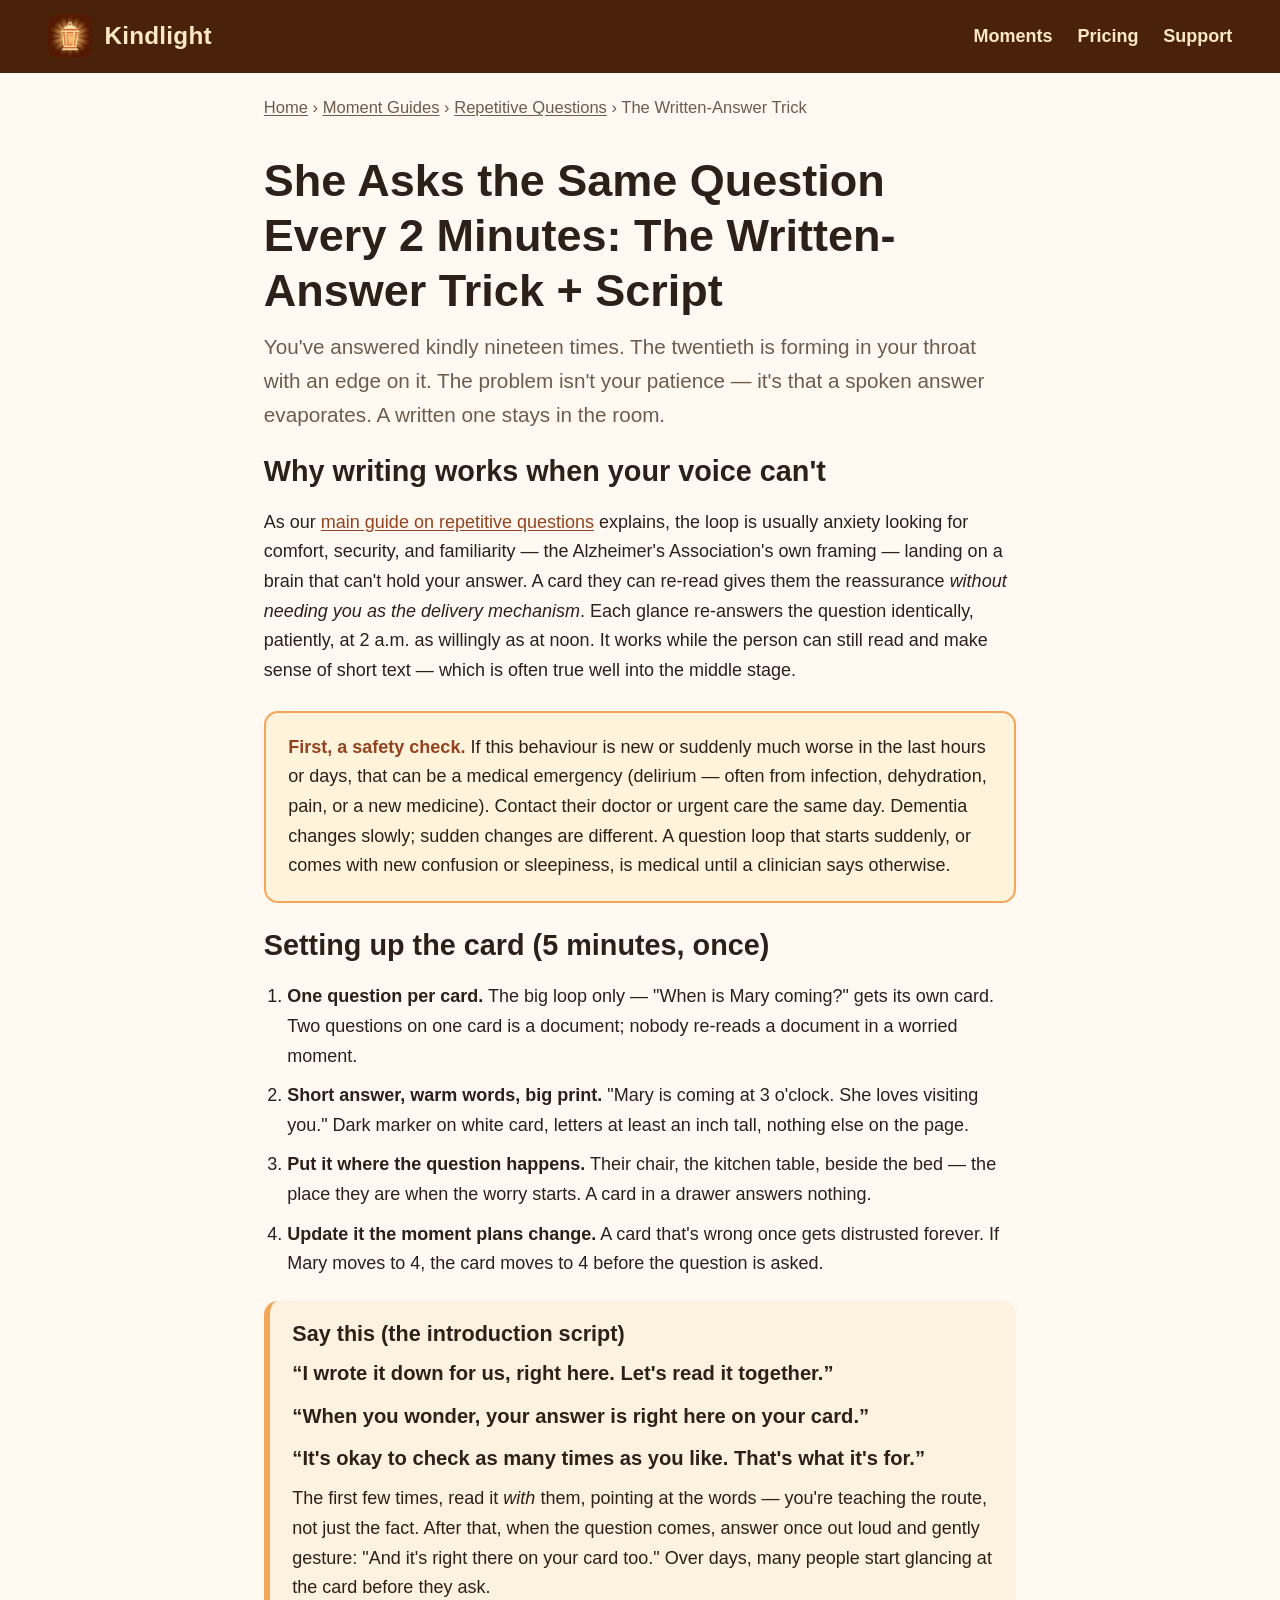
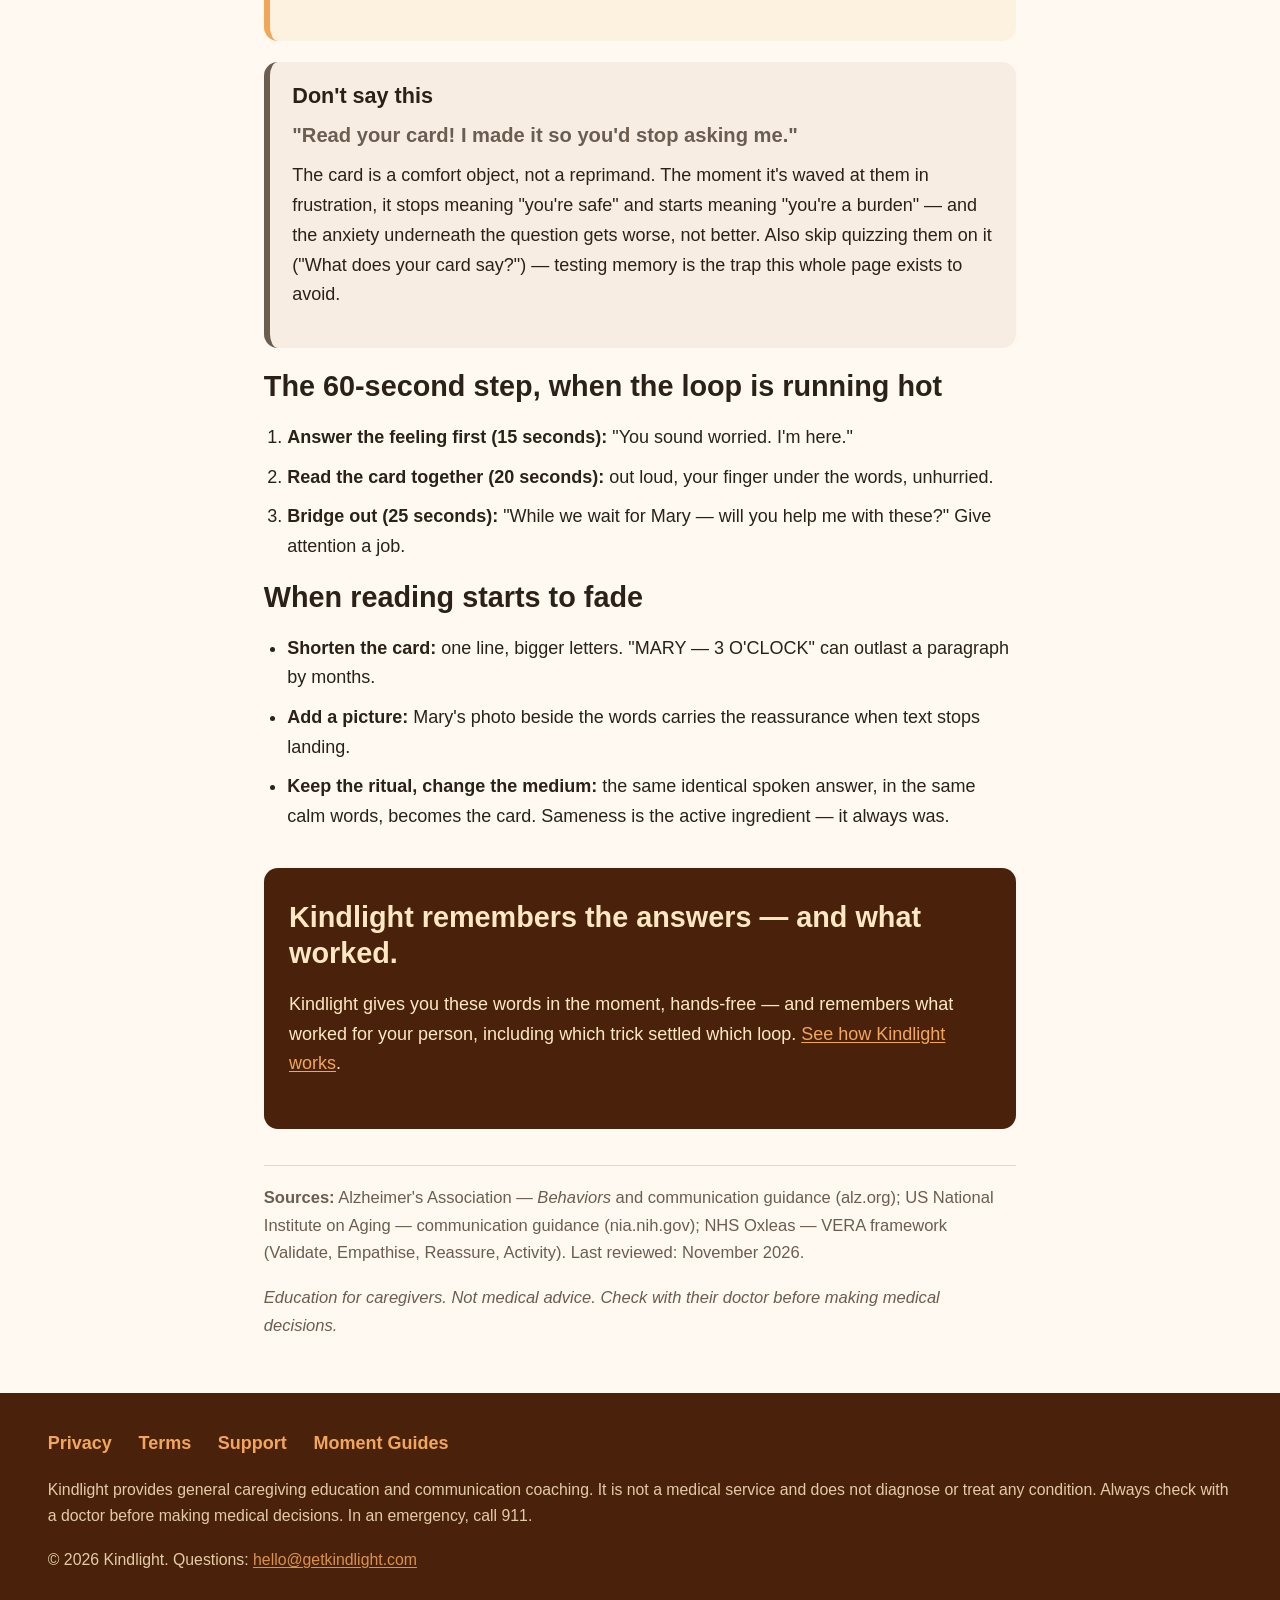
<file: moments/repetitive-questions/scripts/index.html>
<!DOCTYPE html>
<html lang="en">
<head>
<meta charset="utf-8">
<meta name="viewport" content="width=device-width, initial-scale=1">
<title>She Asks the Same Question Every 2 Minutes: The Written-Answer Trick + Script — Kindlight</title>
<meta name="description" content="When the same question loops every two minutes, your voice can't be the answer key. How to set up the written-answer card, the exact script to introduce it, and what to do when reading fades.">
<link rel="canonical" href="https://getkindlight.com/moments/repetitive-questions/scripts/">
<link rel="icon" type="image/png" href="/icon.png">
<link rel="stylesheet" href="/styles.css">
<meta property="og:type" content="article">
<meta property="og:site_name" content="Kindlight">
<meta property="og:title" content="She Asks the Same Question Every 2 Minutes: The Written-Answer Trick + Script">
<meta property="og:description" content="How to set up the written-answer card, the exact script to introduce it, and what to do when reading fades.">
<meta property="og:url" content="https://getkindlight.com/moments/repetitive-questions/scripts/">
<meta property="og:image" content="https://getkindlight.com/icon.png">
</head>
<body>

<header class="site-header">
  <div class="wrap">
    <img class="logo" src="/icon.png" alt="Kindlight lantern logo" width="44" height="44">
    <a class="brand" href="/">Kindlight</a>
    <nav aria-label="Main">
      <a href="/#moments">Moments</a>
      <a href="/#pricing">Pricing</a>
      <a href="/support.html">Support</a>
    </nav>
  </div>
</header>

<main>
  <div class="narrow">
    <p class="breadcrumb"><a href="/">Home</a> › <a href="/#moments">Moment Guides</a> › <a href="/moments/repetitive-questions/">Repetitive Questions</a> › The Written-Answer Trick</p>
    <article>
      <h1>She Asks the Same Question Every 2 Minutes: The Written-Answer Trick + Script</h1>
      <p class="standfirst">You've answered kindly nineteen times. The twentieth is forming in your throat with an edge on it. The problem isn't your patience — it's that a spoken answer evaporates. A written one stays in the room.</p>

      <h2>Why writing works when your voice can't</h2>
      <p>As our <a href="/moments/repetitive-questions/">main guide on repetitive questions</a> explains, the loop is usually anxiety looking for comfort, security, and familiarity — the Alzheimer's Association's own framing — landing on a brain that can't hold your answer. A card they can re-read gives them the reassurance <em>without needing you as the delivery mechanism</em>. Each glance re-answers the question identically, patiently, at 2 a.m. as willingly as at noon. It works while the person can still read and make sense of short text — which is often true well into the middle stage.</p>

      <div class="banner" role="note">
        <p><strong class="lead">First, a safety check.</strong> If this behaviour is new or suddenly much worse in the last hours or days, that can be a medical emergency (delirium — often from infection, dehydration, pain, or a new medicine). Contact their doctor or urgent care the same day. Dementia changes slowly; sudden changes are different. A question loop that starts suddenly, or comes with new confusion or sleepiness, is medical until a clinician says otherwise.</p>
      </div>

      <h2>Setting up the card (5 minutes, once)</h2>
      <ol class="step-list">
        <li><strong>One question per card.</strong> The big loop only — "When is Mary coming?" gets its own card. Two questions on one card is a document; nobody re-reads a document in a worried moment.</li>
        <li><strong>Short answer, warm words, big print.</strong> "Mary is coming at 3 o'clock. She loves visiting you." Dark marker on white card, letters at least an inch tall, nothing else on the page.</li>
        <li><strong>Put it where the question happens.</strong> Their chair, the kitchen table, beside the bed — the place they are when the worry starts. A card in a drawer answers nothing.</li>
        <li><strong>Update it the moment plans change.</strong> A card that's wrong once gets distrusted forever. If Mary moves to 4, the card moves to 4 before the question is asked.</li>
      </ol>

      <div class="say">
        <h3>Say this (the introduction script)</h3>
        <blockquote>I wrote it down for us, right here. Let's read it together.</blockquote>
        <blockquote>When you wonder, your answer is right here on your card.</blockquote>
        <blockquote>It's okay to check as many times as you like. That's what it's for.</blockquote>
        <p>The first few times, read it <em>with</em> them, pointing at the words — you're teaching the route, not just the fact. After that, when the question comes, answer once out loud and gently gesture: "And it's right there on your card too." Over days, many people start glancing at the card before they ask.</p>
      </div>

      <div class="dont">
        <h3>Don't say this</h3>
        <blockquote>"Read your card! I made it so you'd stop asking me."</blockquote>
        <p>The card is a comfort object, not a reprimand. The moment it's waved at them in frustration, it stops meaning "you're safe" and starts meaning "you're a burden" — and the anxiety underneath the question gets worse, not better. Also skip quizzing them on it ("What does your card say?") — testing memory is the trap this whole page exists to avoid.</p>
      </div>

      <h2>The 60-second step, when the loop is running hot</h2>
      <ol class="step-list">
        <li><strong>Answer the feeling first (15 seconds):</strong> "You sound worried. I'm here."</li>
        <li><strong>Read the card together (20 seconds):</strong> out loud, your finger under the words, unhurried.</li>
        <li><strong>Bridge out (25 seconds):</strong> "While we wait for Mary — will you help me with these?" Give attention a job.</li>
      </ol>

      <h2>When reading starts to fade</h2>
      <ul class="help-list">
        <li><strong>Shorten the card:</strong> one line, bigger letters. "MARY — 3 O'CLOCK" can outlast a paragraph by months.</li>
        <li><strong>Add a picture:</strong> Mary's photo beside the words carries the reassurance when text stops landing.</li>
        <li><strong>Keep the ritual, change the medium:</strong> the same identical spoken answer, in the same calm words, becomes the card. Sameness is the active ingredient — it always was.</li>
      </ul>

      <div class="cta-band">
        <h2>Kindlight remembers the answers — and what worked.</h2>
        <p>Kindlight gives you these words in the moment, hands-free — and remembers what worked for your person, including which trick settled which loop. <a href="/">See how Kindlight works</a>.</p>
      </div>

      <div class="sources">
        <p><strong>Sources:</strong> Alzheimer's Association — <em>Behaviors</em> and communication guidance (alz.org); US National Institute on Aging — communication guidance (nia.nih.gov); NHS Oxleas — VERA framework (Validate, Empathise, Reassure, Activity). Last reviewed: November 2026.</p>
        <p class="disclaimer">Education for caregivers. Not medical advice. Check with their doctor before making medical decisions.</p>
      </div>
    </article>
  </div>
</main>

<footer class="site-footer">
  <div class="wrap">
    <nav aria-label="Footer">
      <a href="/privacy.html">Privacy</a>
      <a href="/terms.html">Terms</a>
      <a href="/support.html">Support</a>
      <a href="/#moments">Moment Guides</a>
    </nav>
    <p class="fine">Kindlight provides general caregiving education and communication coaching. It is not a medical service and does not diagnose or treat any condition. Always check with a doctor before making medical decisions. In an emergency, call 911.</p>
    <p class="fine">© 2026 Kindlight. Questions: <a href="mailto:hello@getkindlight.com">hello@getkindlight.com</a></p>
  </div>
</footer>

</body>
</html>
</file>
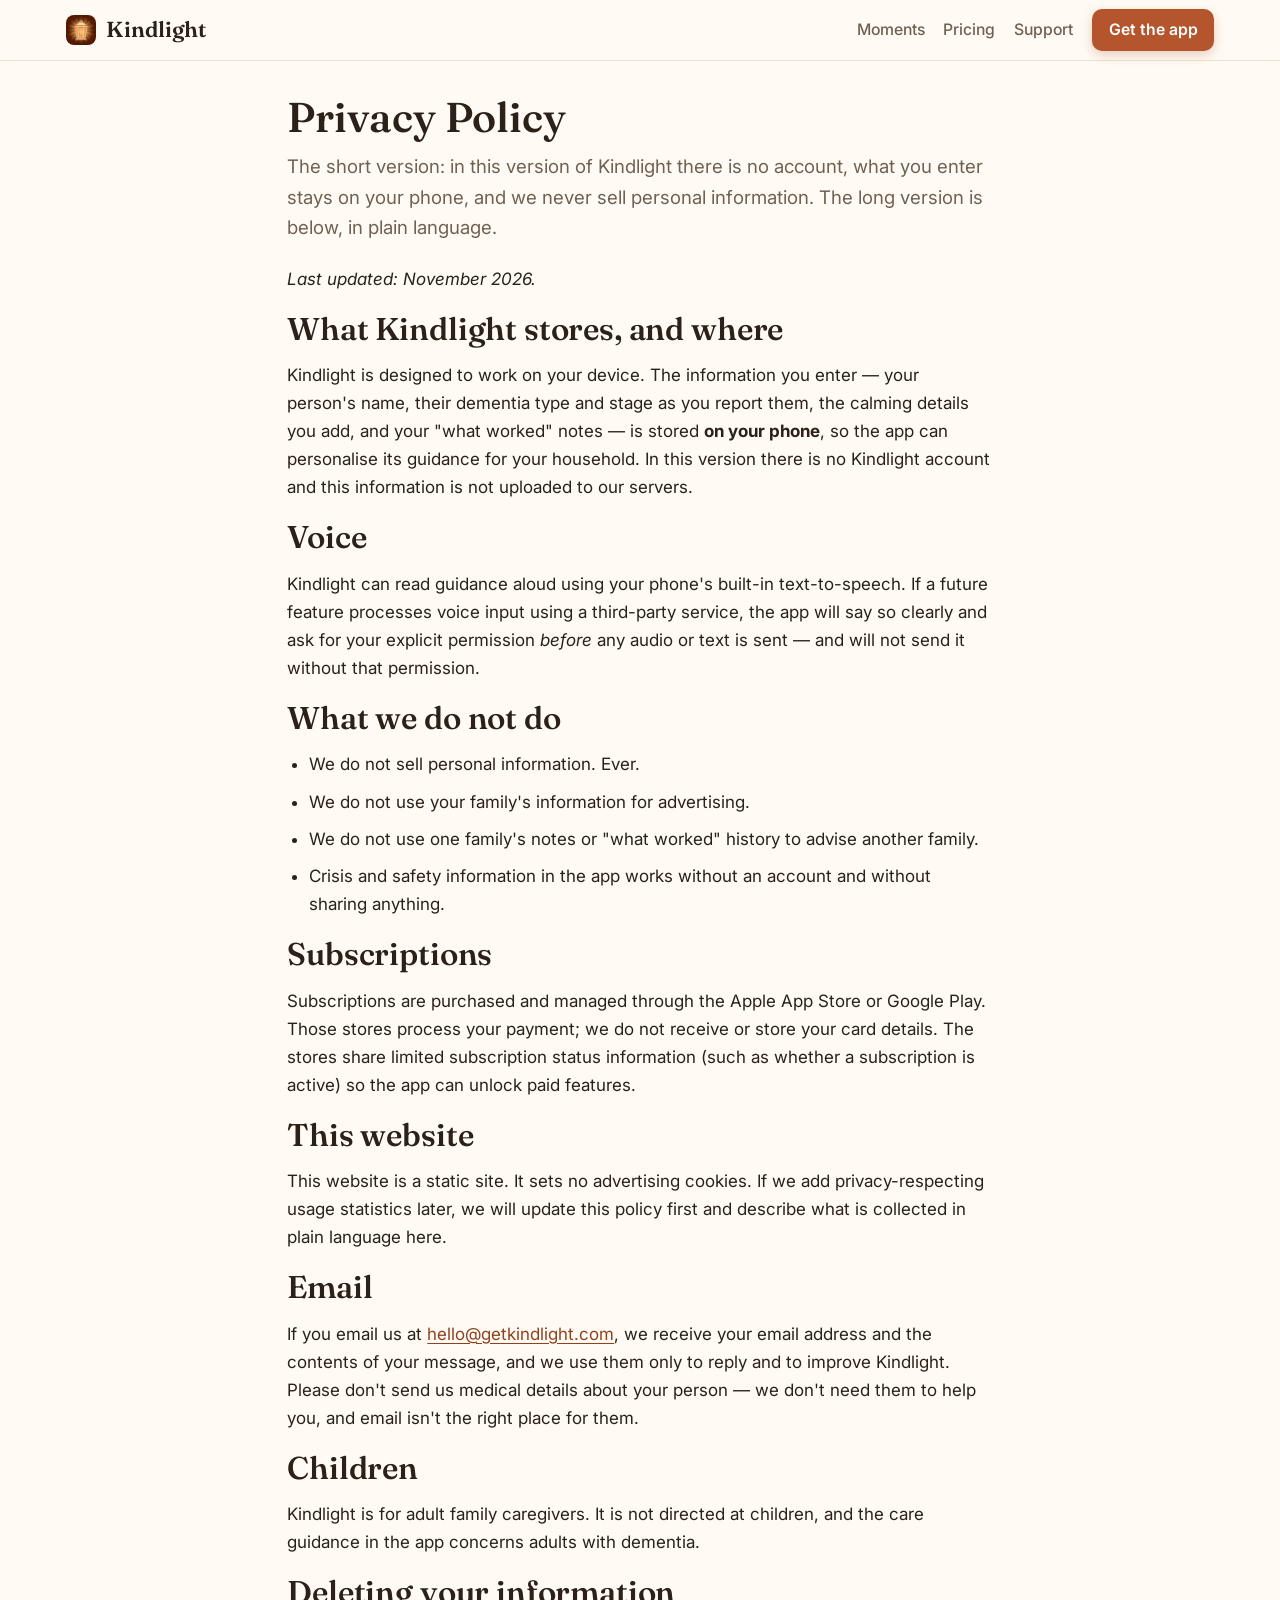
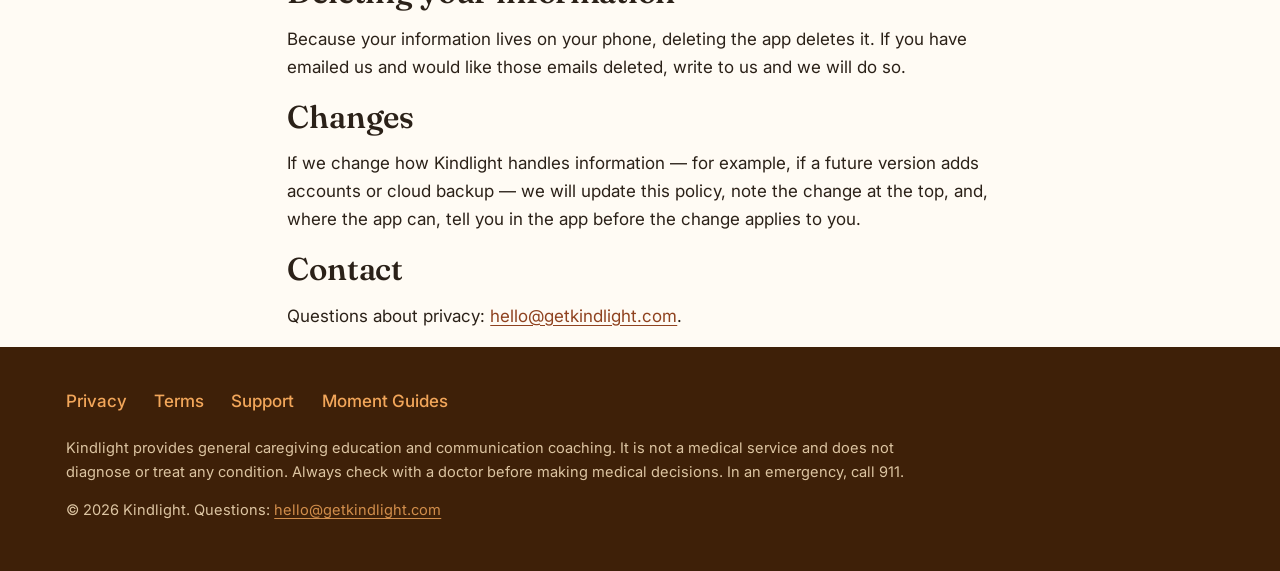
<file: privacy.html>
<!DOCTYPE html>
<html lang="en">
<head>
<meta charset="utf-8">
<meta name="viewport" content="width=device-width, initial-scale=1">
<title>Privacy Policy — Kindlight</title>
<meta name="description" content="Kindlight's privacy policy in plain language: no account in this version, your information stays on your phone, nothing is sold, and crisis features work without sharing anything.">
<link rel="canonical" href="https://getkindlight.com/privacy.html">
<link rel="icon" type="image/png" href="/icon.png">
<link rel="stylesheet" href="/styles-v2.css">
<link rel="preconnect" href="https://fonts.googleapis.com">
<link rel="preconnect" href="https://fonts.gstatic.com" crossorigin>
<link href="https://fonts.googleapis.com/css2?family=Fraunces:opsz,wght@9..144,500;9..144,560;9..144,600&family=Inter:wght@400;500;600;700&display=swap" rel="stylesheet">
<meta property="og:type" content="website">
<meta property="og:site_name" content="Kindlight">
<meta property="og:title" content="Privacy Policy — Kindlight">
<meta property="og:description" content="Kindlight's privacy policy in plain language: no account, on-device storage, nothing sold.">
<meta property="og:url" content="https://getkindlight.com/privacy.html">
<meta property="og:image" content="https://getkindlight.com/icon.png">
</head>
<body>
<!-- DRAFT — starter policy written for v1 (on-device storage, no account). Requires human/legal review before public launch. Do not treat as final. -->

<header class="site-header">
  <div class="wrap">
    <img class="logo" src="/icon.png" alt="" width="30" height="30">
    <a class="brand" href="/">Kindlight</a>
    <nav aria-label="Main">
      <a href="/#moments">Moments</a>
      <a href="/#pricing">Pricing</a>
      <a class="optional" href="/support.html">Support</a>
      <a class="nav-cta" href="/#pricing">Get the app</a>
    </nav>
  </div>
</header>

<main>
  <div class="narrow">
    <article>
      <h1>Privacy Policy</h1>
      <p class="standfirst">The short version: in this version of Kindlight there is no account, what you enter stays on your phone, and we never sell personal information. The long version is below, in plain language.</p>
      <p><em>Last updated: November 2026.</em></p>

      <h2>What Kindlight stores, and where</h2>
      <p>Kindlight is designed to work on your device. The information you enter — your person's name, their dementia type and stage as you report them, the calming details you add, and your "what worked" notes — is stored <strong>on your phone</strong>, so the app can personalise its guidance for your household. In this version there is no Kindlight account and this information is not uploaded to our servers.</p>

      <h2>Voice</h2>
      <p>Kindlight can read guidance aloud using your phone's built-in text-to-speech. If a future feature processes voice input using a third-party service, the app will say so clearly and ask for your explicit permission <em>before</em> any audio or text is sent — and will not send it without that permission.</p>

      <h2>What we do not do</h2>
      <ul class="help-list">
        <li>We do not sell personal information. Ever.</li>
        <li>We do not use your family's information for advertising.</li>
        <li>We do not use one family's notes or "what worked" history to advise another family.</li>
        <li>Crisis and safety information in the app works without an account and without sharing anything.</li>
      </ul>

      <h2>Subscriptions</h2>
      <p>Subscriptions are purchased and managed through the Apple App Store or Google Play. Those stores process your payment; we do not receive or store your card details. The stores share limited subscription status information (such as whether a subscription is active) so the app can unlock paid features.</p>

      <h2>This website</h2>
      <p>This website is a static site. It sets no advertising cookies. If we add privacy-respecting usage statistics later, we will update this policy first and describe what is collected in plain language here.</p>

      <h2>Email</h2>
      <p>If you email us at <a href="mailto:hello@getkindlight.com">hello@getkindlight.com</a>, we receive your email address and the contents of your message, and we use them only to reply and to improve Kindlight. Please don't send us medical details about your person — we don't need them to help you, and email isn't the right place for them.</p>

      <h2>Children</h2>
      <p>Kindlight is for adult family caregivers. It is not directed at children, and the care guidance in the app concerns adults with dementia.</p>

      <h2>Deleting your information</h2>
      <p>Because your information lives on your phone, deleting the app deletes it. If you have emailed us and would like those emails deleted, write to us and we will do so.</p>

      <h2>Changes</h2>
      <p>If we change how Kindlight handles information — for example, if a future version adds accounts or cloud backup — we will update this policy, note the change at the top, and, where the app can, tell you in the app before the change applies to you.</p>

      <h2>Contact</h2>
      <p>Questions about privacy: <a href="mailto:hello@getkindlight.com">hello@getkindlight.com</a>.</p>
    </article>
  </div>
</main>

<footer class="site-footer">
  <div class="wrap">
    <nav aria-label="Footer">
      <a href="/privacy.html">Privacy</a>
      <a href="/terms.html">Terms</a>
      <a href="/support.html">Support</a>
      <a href="/#moments">Moment Guides</a>
    </nav>
    <p class="fine">Kindlight provides general caregiving education and communication coaching. It is not a medical service and does not diagnose or treat any condition. Always check with a doctor before making medical decisions. In an emergency, call 911.</p>
    <p class="fine">© 2026 Kindlight. Questions: <a href="mailto:hello@getkindlight.com">hello@getkindlight.com</a></p>
  </div>
</footer>

</body>
</html>
</file>
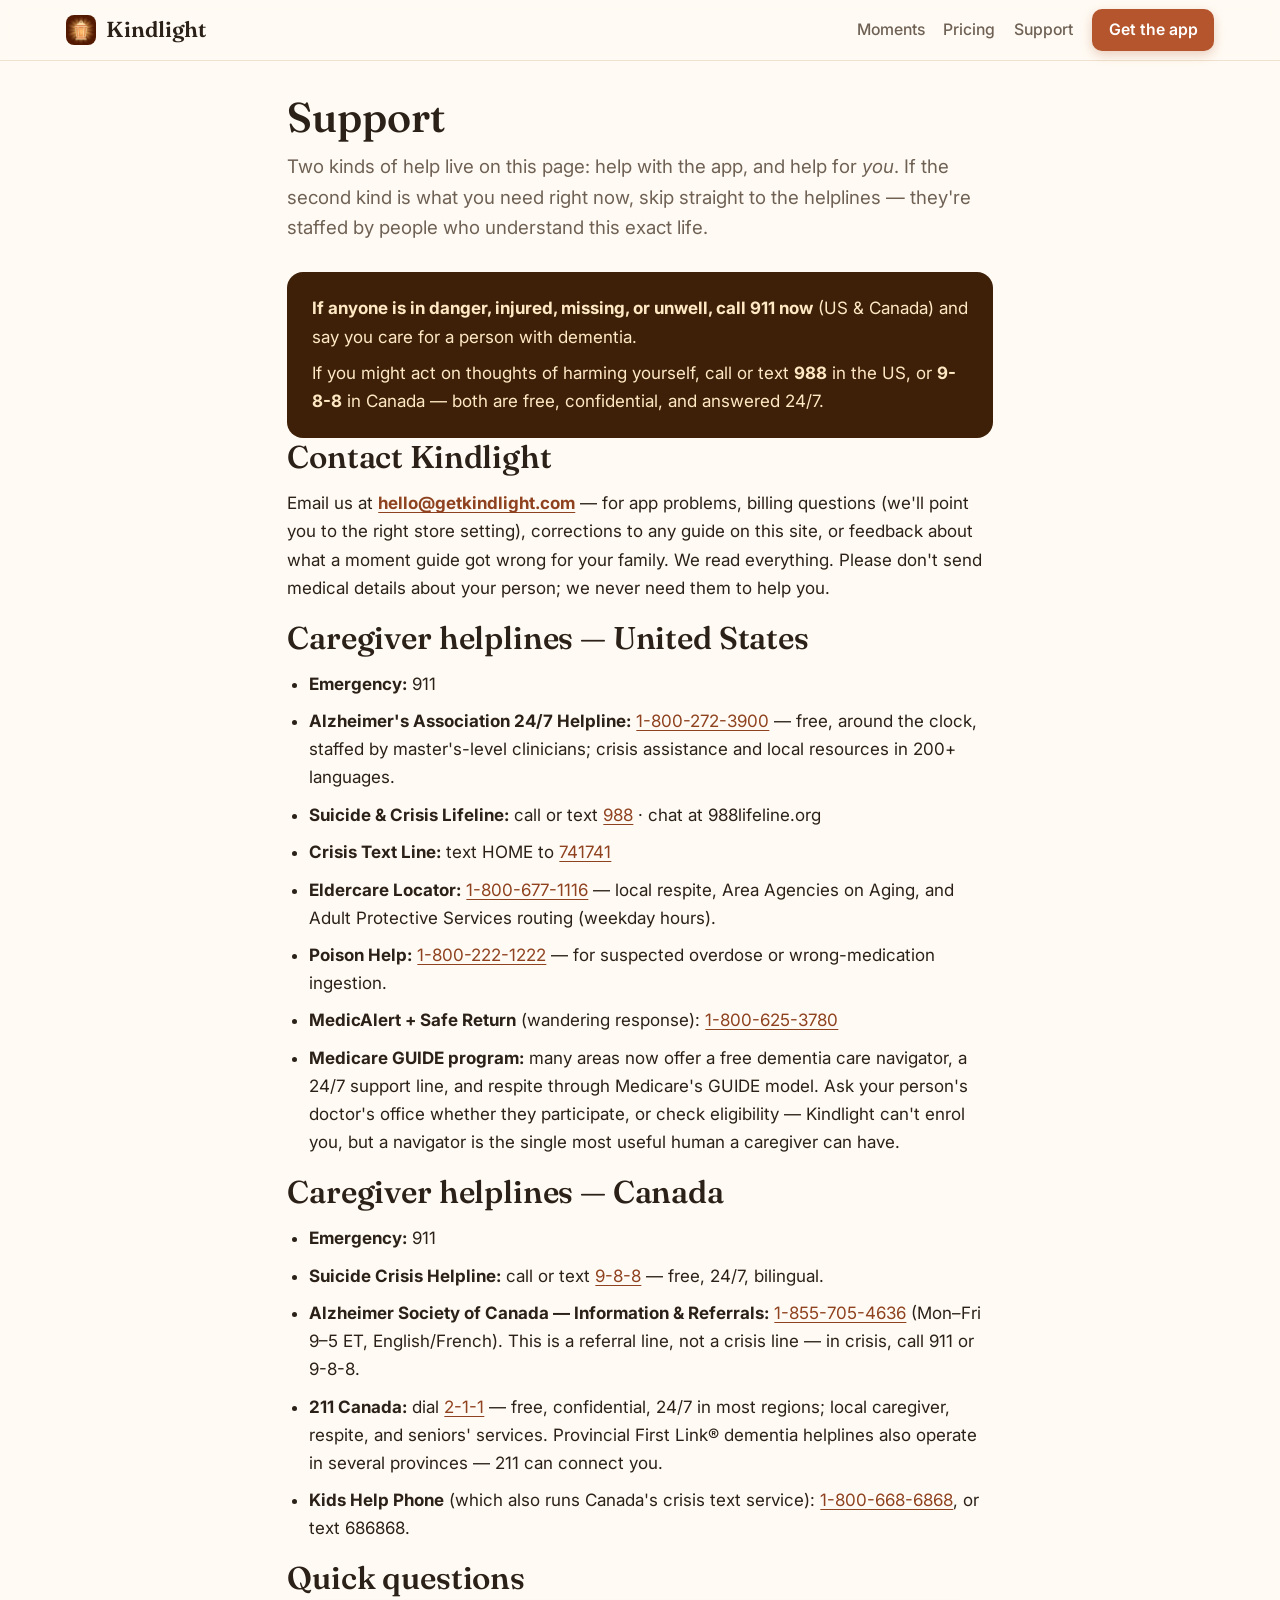
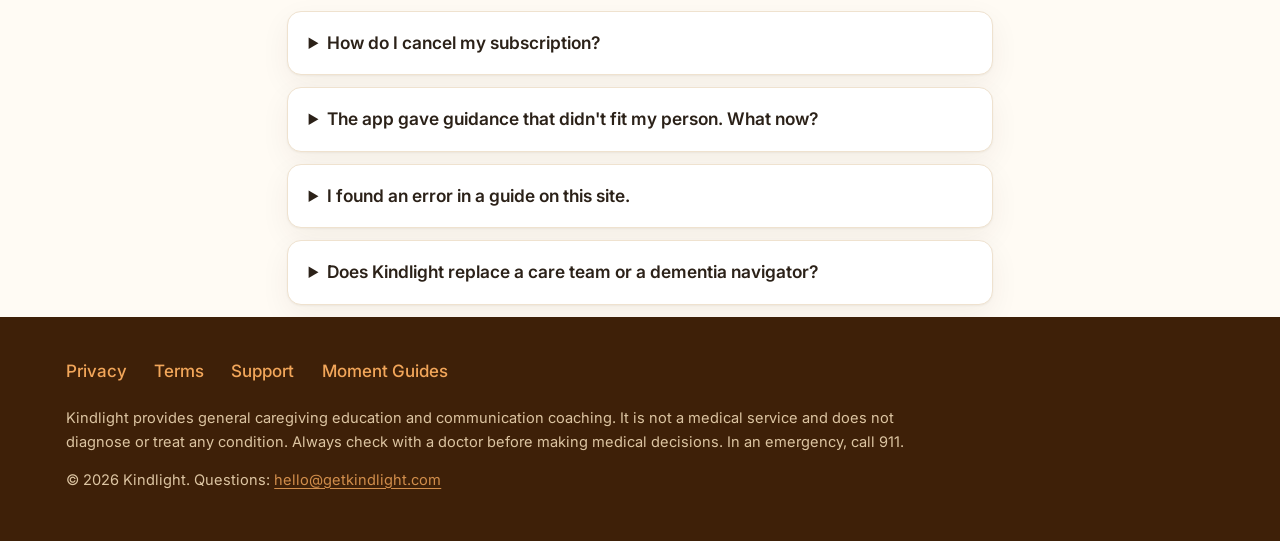
<file: support.html>
<!DOCTYPE html>
<html lang="en">
<head>
<meta charset="utf-8">
<meta name="viewport" content="width=device-width, initial-scale=1">
<title>Support — Kindlight</title>
<meta name="description" content="Contact Kindlight at hello@getkindlight.com, find US and Canadian dementia caregiver helplines and crisis lines, and get answers to common questions.">
<link rel="canonical" href="https://getkindlight.com/support.html">
<link rel="icon" type="image/png" href="/icon.png">
<link rel="stylesheet" href="/styles-v2.css">
<link rel="preconnect" href="https://fonts.googleapis.com">
<link rel="preconnect" href="https://fonts.gstatic.com" crossorigin>
<link href="https://fonts.googleapis.com/css2?family=Fraunces:opsz,wght@9..144,500;9..144,560;9..144,600&family=Inter:wght@400;500;600;700&display=swap" rel="stylesheet">
<meta property="og:type" content="website">
<meta property="og:site_name" content="Kindlight">
<meta property="og:title" content="Support — Kindlight">
<meta property="og:description" content="Contact Kindlight, find US and Canadian dementia caregiver helplines and crisis lines, and get answers to common questions.">
<meta property="og:url" content="https://getkindlight.com/support.html">
<meta property="og:image" content="https://getkindlight.com/icon.png">
</head>
<body>

<header class="site-header">
  <div class="wrap">
    <img class="logo" src="/icon.png" alt="" width="30" height="30">
    <a class="brand" href="/">Kindlight</a>
    <nav aria-label="Main">
      <a href="/#moments">Moments</a>
      <a href="/#pricing">Pricing</a>
      <a class="optional" href="/support.html">Support</a>
      <a class="nav-cta" href="/#pricing">Get the app</a>
    </nav>
  </div>
</header>

<main>
  <div class="narrow">
    <article>
      <h1>Support</h1>
      <p class="standfirst">Two kinds of help live on this page: help with the app, and help for <em>you</em>. If the second kind is what you need right now, skip straight to the helplines — they're staffed by people who understand this exact life.</p>

      <div class="crisis">
        <p><strong>If anyone is in danger, injured, missing, or unwell, call 911 now</strong> (US &amp; Canada) and say you care for a person with dementia.</p>
        <p>If you might act on thoughts of harming yourself, call or text <strong>988</strong> in the US, or <strong>9-8-8</strong> in Canada — both are free, confidential, and answered 24/7.</p>
      </div>

      <h2>Contact Kindlight</h2>
      <p>Email us at <a href="mailto:hello@getkindlight.com"><strong>hello@getkindlight.com</strong></a> — for app problems, billing questions (we'll point you to the right store setting), corrections to any guide on this site, or feedback about what a moment guide got wrong for your family. We read everything. Please don't send medical details about your person; we never need them to help you.</p>

      <h2>Caregiver helplines — United States</h2>
      <ul class="help-list">
        <li><strong>Emergency:</strong> 911</li>
        <li><strong>Alzheimer's Association 24/7 Helpline:</strong> <a href="tel:+18002723900">1-800-272-3900</a> — free, around the clock, staffed by master's-level clinicians; crisis assistance and local resources in 200+ languages.</li>
        <li><strong>Suicide &amp; Crisis Lifeline:</strong> call or text <a href="tel:988">988</a> · chat at 988lifeline.org</li>
        <li><strong>Crisis Text Line:</strong> text HOME to <a href="sms:741741">741741</a></li>
        <li><strong>Eldercare Locator:</strong> <a href="tel:+18006771116">1-800-677-1116</a> — local respite, Area Agencies on Aging, and Adult Protective Services routing (weekday hours).</li>
        <li><strong>Poison Help:</strong> <a href="tel:+18002221222">1-800-222-1222</a> — for suspected overdose or wrong-medication ingestion.</li>
        <li><strong>MedicAlert + Safe Return</strong> (wandering response): <a href="tel:+18006253780">1-800-625-3780</a></li>
        <li><strong>Medicare GUIDE program:</strong> many areas now offer a free dementia care navigator, a 24/7 support line, and respite through Medicare's GUIDE model. Ask your person's doctor's office whether they participate, or check eligibility — Kindlight can't enrol you, but a navigator is the single most useful human a caregiver can have.</li>
      </ul>

      <h2>Caregiver helplines — Canada</h2>
      <ul class="help-list">
        <li><strong>Emergency:</strong> 911</li>
        <li><strong>Suicide Crisis Helpline:</strong> call or text <a href="tel:988">9-8-8</a> — free, 24/7, bilingual.</li>
        <li><strong>Alzheimer Society of Canada — Information &amp; Referrals:</strong> <a href="tel:+18557054636">1-855-705-4636</a> (Mon–Fri 9–5 ET, English/French). This is a referral line, not a crisis line — in crisis, call 911 or 9-8-8.</li>
        <li><strong>211 Canada:</strong> dial <a href="tel:211">2-1-1</a> — free, confidential, 24/7 in most regions; local caregiver, respite, and seniors' services. Provincial First Link® dementia helplines also operate in several provinces — 211 can connect you.</li>
        <li><strong>Kids Help Phone</strong> (which also runs Canada's crisis text service): <a href="tel:+18006686868">1-800-668-6868</a>, or text 686868.</li>
      </ul>

      <h2>Quick questions</h2>
      <details>
        <summary>How do I cancel my subscription?</summary>
        <p>On iPhone: Settings → your name → Subscriptions → Kindlight → Cancel. On Android: Google Play → profile icon → Payments &amp; subscriptions → Subscriptions → Kindlight → Cancel. You'll keep access until the end of the period you've paid for, and safety content stays free either way.</p>
      </details>
      <details>
        <summary>The app gave guidance that didn't fit my person. What now?</summary>
        <p>Trust your knowledge of your person over any script — always. Then, if you have a minute later, email us at <a href="mailto:hello@getkindlight.com">hello@getkindlight.com</a> and tell us the moment and what happened instead. The library is human-reviewed, and caregiver reports are how it gets better.</p>
      </details>
      <details>
        <summary>I found an error in a guide on this site.</summary>
        <p>Thank you — please email us with the page and the line. Accuracy matters more to us than being right the first time, and corrections are made with the source checked again.</p>
      </details>
      <details>
        <summary>Does Kindlight replace a care team or a dementia navigator?</summary>
        <p>No. Kindlight complements the humans — your person's doctor, and programs like Medicare GUIDE navigators or Alzheimer Society First Link staff. If you don't have a navigator yet, the helplines above are the fastest route to one.</p>
      </details>
    </article>
  </div>
</main>

<footer class="site-footer">
  <div class="wrap">
    <nav aria-label="Footer">
      <a href="/privacy.html">Privacy</a>
      <a href="/terms.html">Terms</a>
      <a href="/support.html">Support</a>
      <a href="/#moments">Moment Guides</a>
    </nav>
    <p class="fine">Kindlight provides general caregiving education and communication coaching. It is not a medical service and does not diagnose or treat any condition. Always check with a doctor before making medical decisions. In an emergency, call 911.</p>
    <p class="fine">© 2026 Kindlight. Questions: <a href="mailto:hello@getkindlight.com">hello@getkindlight.com</a></p>
  </div>
</footer>

</body>
</html>
</file>
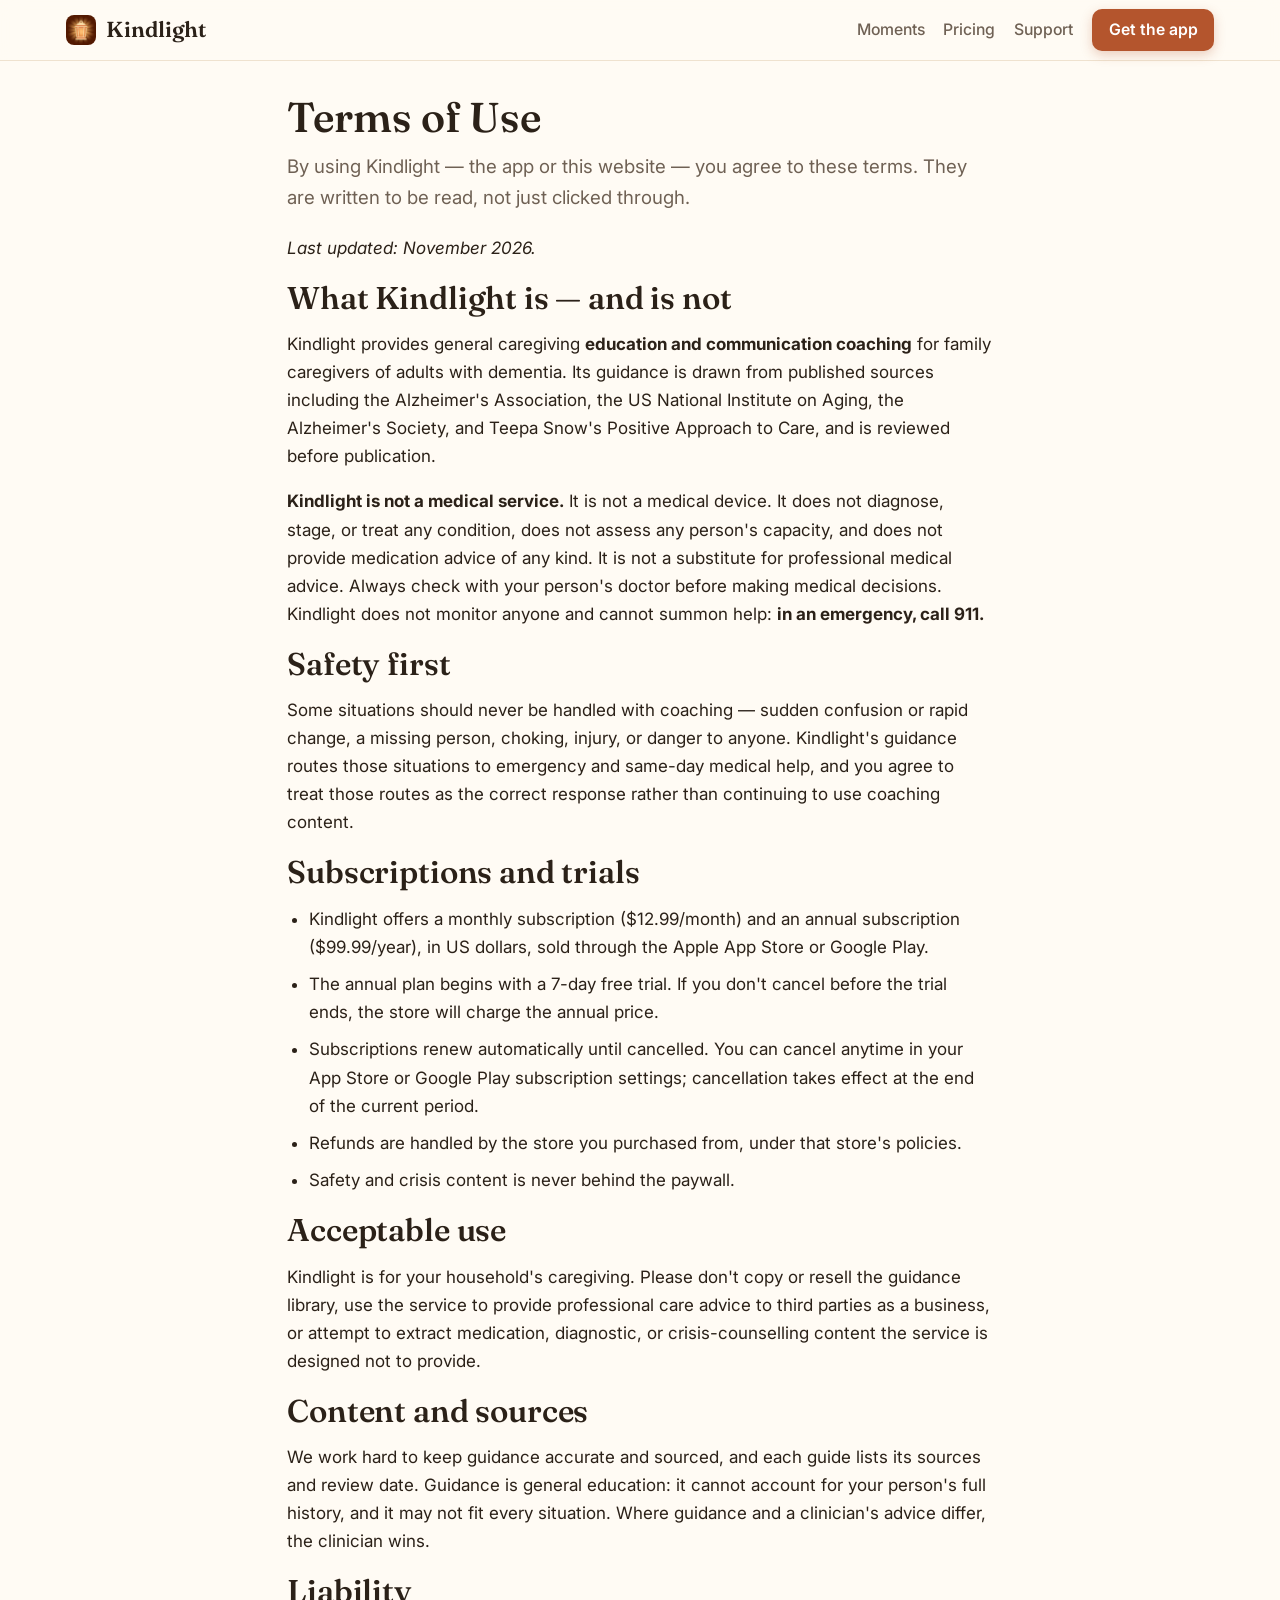
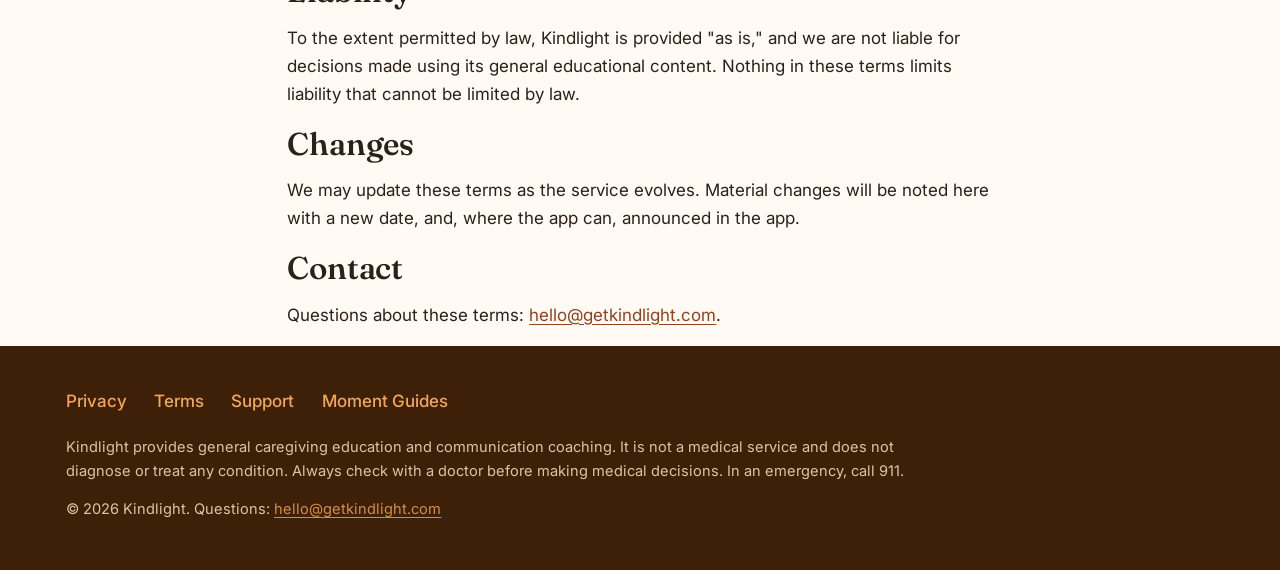
<file: terms.html>
<!DOCTYPE html>
<html lang="en">
<head>
<meta charset="utf-8">
<meta name="viewport" content="width=device-width, initial-scale=1">
<title>Terms of Use — Kindlight</title>
<meta name="description" content="Kindlight's terms of use: education and coaching only, not medical advice, how subscriptions and trials work, and the safety limits every user should know.">
<link rel="canonical" href="https://getkindlight.com/terms.html">
<link rel="icon" type="image/png" href="/icon.png">
<link rel="stylesheet" href="/styles-v2.css">
<link rel="preconnect" href="https://fonts.googleapis.com">
<link rel="preconnect" href="https://fonts.gstatic.com" crossorigin>
<link href="https://fonts.googleapis.com/css2?family=Fraunces:opsz,wght@9..144,500;9..144,560;9..144,600&family=Inter:wght@400;500;600;700&display=swap" rel="stylesheet">
<meta property="og:type" content="website">
<meta property="og:site_name" content="Kindlight">
<meta property="og:title" content="Terms of Use — Kindlight">
<meta property="og:description" content="Kindlight's terms of use: education and coaching only, not medical advice, subscriptions, and safety limits.">
<meta property="og:url" content="https://getkindlight.com/terms.html">
<meta property="og:image" content="https://getkindlight.com/icon.png">
</head>
<body>
<!-- DRAFT — starter terms written for v1 (on-device storage, no account). Requires human/legal review before public launch. Do not treat as final. -->

<header class="site-header">
  <div class="wrap">
    <img class="logo" src="/icon.png" alt="" width="30" height="30">
    <a class="brand" href="/">Kindlight</a>
    <nav aria-label="Main">
      <a href="/#moments">Moments</a>
      <a href="/#pricing">Pricing</a>
      <a class="optional" href="/support.html">Support</a>
      <a class="nav-cta" href="/#pricing">Get the app</a>
    </nav>
  </div>
</header>

<main>
  <div class="narrow">
    <article>
      <h1>Terms of Use</h1>
      <p class="standfirst">By using Kindlight — the app or this website — you agree to these terms. They are written to be read, not just clicked through.</p>
      <p><em>Last updated: November 2026.</em></p>

      <h2>What Kindlight is — and is not</h2>
      <p>Kindlight provides general caregiving <strong>education and communication coaching</strong> for family caregivers of adults with dementia. Its guidance is drawn from published sources including the Alzheimer's Association, the US National Institute on Aging, the Alzheimer's Society, and Teepa Snow's Positive Approach to Care, and is reviewed before publication.</p>
      <p><strong>Kindlight is not a medical service.</strong> It is not a medical device. It does not diagnose, stage, or treat any condition, does not assess any person's capacity, and does not provide medication advice of any kind. It is not a substitute for professional medical advice. Always check with your person's doctor before making medical decisions. Kindlight does not monitor anyone and cannot summon help: <strong>in an emergency, call 911.</strong></p>

      <h2>Safety first</h2>
      <p>Some situations should never be handled with coaching — sudden confusion or rapid change, a missing person, choking, injury, or danger to anyone. Kindlight's guidance routes those situations to emergency and same-day medical help, and you agree to treat those routes as the correct response rather than continuing to use coaching content.</p>

      <h2>Subscriptions and trials</h2>
      <ul class="help-list">
        <li>Kindlight offers a monthly subscription ($12.99/month) and an annual subscription ($99.99/year), in US dollars, sold through the Apple App Store or Google Play.</li>
        <li>The annual plan begins with a 7-day free trial. If you don't cancel before the trial ends, the store will charge the annual price.</li>
        <li>Subscriptions renew automatically until cancelled. You can cancel anytime in your App Store or Google Play subscription settings; cancellation takes effect at the end of the current period.</li>
        <li>Refunds are handled by the store you purchased from, under that store's policies.</li>
        <li>Safety and crisis content is never behind the paywall.</li>
      </ul>

      <h2>Acceptable use</h2>
      <p>Kindlight is for your household's caregiving. Please don't copy or resell the guidance library, use the service to provide professional care advice to third parties as a business, or attempt to extract medication, diagnostic, or crisis-counselling content the service is designed not to provide.</p>

      <h2>Content and sources</h2>
      <p>We work hard to keep guidance accurate and sourced, and each guide lists its sources and review date. Guidance is general education: it cannot account for your person's full history, and it may not fit every situation. Where guidance and a clinician's advice differ, the clinician wins.</p>

      <h2>Liability</h2>
      <p>To the extent permitted by law, Kindlight is provided "as is," and we are not liable for decisions made using its general educational content. Nothing in these terms limits liability that cannot be limited by law.</p>

      <h2>Changes</h2>
      <p>We may update these terms as the service evolves. Material changes will be noted here with a new date, and, where the app can, announced in the app.</p>

      <h2>Contact</h2>
      <p>Questions about these terms: <a href="mailto:hello@getkindlight.com">hello@getkindlight.com</a>.</p>
    </article>
  </div>
</main>

<footer class="site-footer">
  <div class="wrap">
    <nav aria-label="Footer">
      <a href="/privacy.html">Privacy</a>
      <a href="/terms.html">Terms</a>
      <a href="/support.html">Support</a>
      <a href="/#moments">Moment Guides</a>
    </nav>
    <p class="fine">Kindlight provides general caregiving education and communication coaching. It is not a medical service and does not diagnose or treat any condition. Always check with a doctor before making medical decisions. In an emergency, call 911.</p>
    <p class="fine">© 2026 Kindlight. Questions: <a href="mailto:hello@getkindlight.com">hello@getkindlight.com</a></p>
  </div>
</footer>

</body>
</html>
</file>
<file: styles-v2.css>
/* Kindlight v2 — modern pass on Palette A "Lantern"
   Fraunces display + Inter body. Light sticky header, split hero with
   CSS phone mock, banded sections, compact buttons. */

:root {
  --bg: #FFFBF4;
  --ink: #2B2118;
  --ink-soft: #6F6154;
  --accent: #B4552D;
  --accent-dark: #8F421F;
  --dark: #3E2008;
  --glow: #F2A65A;
  --cream: #FFE9C4;
  --soft: #FFF4E2;
  --card: #FFFFFF;
  --line: #EFE2CF;
  --radius: 16px;
  --shadow: 0 1px 2px rgba(62,32,8,.05), 0 10px 30px rgba(62,32,8,.06);
}

* { box-sizing: border-box; }

html { font-size: 17px; scroll-behavior: smooth; }

body {
  margin: 0;
  background: var(--bg);
  color: var(--ink);
  font-family: "Inter", -apple-system, BlinkMacSystemFont, "Segoe UI", Roboto, "Helvetica Neue", Arial, sans-serif;
  font-size: 1rem;
  line-height: 1.65;
  -webkit-font-smoothing: antialiased;
  text-rendering: optimizeLegibility;
}

h1, h2, .serif { font-family: "Fraunces", Georgia, "Times New Roman", serif; }

img { max-width: 100%; }

a { color: var(--accent-dark); text-decoration: underline; text-underline-offset: 3px; }
a:hover { color: var(--accent); }

::selection { background: var(--cream); }

.wrap { max-width: 70rem; margin: 0 auto; padding: 0 1.25rem; }
.narrow { max-width: 44rem; margin: 0 auto; padding: 0 1.25rem; }

/* Header — light, slim, sticky */
.site-header {
  position: sticky; top: 0; z-index: 50;
  background: rgba(255,251,244,.92);
  backdrop-filter: blur(10px);
  -webkit-backdrop-filter: blur(10px);
  border-bottom: 1px solid var(--line);
}
.site-header .wrap {
  display: flex; align-items: center; gap: .6rem;
  min-height: 60px; padding-top: .35rem; padding-bottom: .35rem;
  flex-wrap: nowrap;
}
.site-header .logo { width: 30px; height: 30px; border-radius: 8px; flex: none; }
.site-header .brand {
  color: var(--ink); text-decoration: none;
  font-family: "Fraunces", Georgia, serif;
  font-size: 1.28rem; font-weight: 600; letter-spacing: .005em; white-space: nowrap;
}
.site-header nav { margin-left: auto; display: flex; align-items: center; flex-wrap: nowrap; }
.site-header nav a {
  color: var(--ink-soft); text-decoration: none; font-weight: 500;
  font-size: .93rem; padding: .5rem .55rem; white-space: nowrap;
}
.site-header nav a:hover { color: var(--ink); text-decoration: none; }
.site-header .nav-cta {
  background: var(--accent); color: #fff; font-weight: 600;
  border-radius: 10px; padding: .48rem .95rem; margin-left: .6rem;
}
.site-header .nav-cta:hover { background: var(--accent-dark); color: #fff; }
@media (max-width: 620px) {
  .site-header nav a:not(.nav-cta) { display: none; }
  .site-header .brand { font-size: 1.15rem; }
  .site-header .nav-cta { padding: .45rem .8rem; font-size: .88rem; }
}

/* Eyebrow */
.eyebrow {
  font-size: .76rem; font-weight: 700; letter-spacing: .13em;
  text-transform: uppercase; color: var(--accent-dark); margin: 0 0 .9rem;
}

/* Hero */
.hero { padding: 3.4rem 0 3rem; overflow: hidden; }
.hero-grid { display: grid; gap: 2.6rem; align-items: center; }
@media (min-width: 920px) {
  .hero { padding: 4.6rem 0 4.2rem; }
  .hero-grid { grid-template-columns: 1.05fr .95fr; gap: 3.5rem; }
}
.hero h1 {
  font-size: 2.1rem; line-height: 1.13; font-weight: 560;
  letter-spacing: -.01em; margin: 0 0 1.1rem;
}
@media (min-width: 920px) { .hero h1 { font-size: 2.85rem; } }
.hero p.lede { font-size: 1.07rem; color: var(--ink-soft); margin: 0 0 1.7rem; max-width: 33rem; }
.cta-row { display: flex; align-items: center; gap: 1.1rem; flex-wrap: wrap; }
.cta-row .text-link { font-weight: 600; font-size: .97rem; }
.store-note { font-size: .86rem; color: var(--ink-soft); margin-top: .9rem; max-width: 30rem; }

/* App Store badge — compact, badge-like */
.store-badge {
  display: inline-flex; align-items: center; gap: .6rem;
  background: var(--ink); color: #fff; text-decoration: none;
  border-radius: 12px; padding: .52rem 1.05rem .58rem;
  line-height: 1.15; box-shadow: var(--shadow);
}
.store-badge:hover { background: #1d150e; color: #fff; }
.store-badge .lines { display: flex; flex-direction: column; }
.store-badge .top { font-size: .6rem; letter-spacing: .08em; text-transform: uppercase; opacity: .72; font-weight: 500; }
.store-badge .bottom { font-size: 1.04rem; font-weight: 600; }
.store-badge.on-dark { background: var(--cream); color: var(--dark); }
.store-badge.on-dark:hover { background: #fff; color: var(--dark); }

/* Store badges (official artwork) */
.badges { gap: .6rem; margin-top: .9rem; }
/* Hero primary button: our own CTA leads, like ianacare and Headspace. */
.hero-cta {
  display: inline-block; background: var(--accent); color: #fff; text-decoration: none;
  font-weight: 600; font-size: 1.02rem; padding: .85rem 1.7rem; border-radius: 999px;
  box-shadow: 0 8px 20px rgba(180,85,45,.32);
}
.hero-cta:active { transform: translateY(1px); box-shadow: 0 3px 8px rgba(180,85,45,.30); }
/* Friendly white store pills: rounded, bordered, soft shadow, kept secondary. */
.store-pill {
  display: inline-flex; align-items: center; gap: .45rem;
  background: #fff; border: 1.5px solid rgba(43,33,24,.85); border-radius: 11px;
  padding: .3rem .65rem .33rem; box-shadow: 0 3px 10px rgba(62,32,8,.13);
}
.store-pill .glyph-apple { height: 21px; width: auto; display: block; }
.store-pill .glyph-play { height: 19px; width: auto; display: block; }
.store-pill .pill-lines { display: flex; flex-direction: column; line-height: 1.12; }
.store-pill .pill-lines small { font-size: .47rem; letter-spacing: .03em; color: #3c3c43; font-weight: 500; }
.store-pill .pill-lines strong { font-size: .86rem; font-weight: 600; color: #111; letter-spacing: -.01em; }
.band-btn {
  display: inline-block; background: var(--cream); color: var(--dark);
  font-weight: 600; text-decoration: none; border-radius: 12px; padding: .62rem 1.25rem;
}
.band-btn:hover { background: #fff; color: var(--dark); }

/* Phone mock */
.phone-stage { position: relative; display: flex; justify-content: center; }
.phone-stage::before {
  content: ""; position: absolute; width: 340px; height: 340px; border-radius: 50%;
  background: radial-gradient(circle, rgba(242,166,90,.5) 0%, rgba(242,166,90,0) 68%);
  top: 8%; left: 50%; transform: translateX(-50%);
}
.phone {
  position: relative; width: 288px; border-radius: 46px;
  background: #2A1708; padding: 11px;
  box-shadow: 0 34px 64px rgba(62,32,8,.30), 0 4px 14px rgba(62,32,8,.22);
}
.phone-screen {
  background: var(--bg); border-radius: 36px; overflow: hidden;
  padding: 1.05rem 1.05rem 1.2rem; min-height: 520px;
}
.phone-appbar { display: flex; align-items: center; gap: .5rem; margin-bottom: 1rem; }
.phone-appbar img { width: 24px; height: 24px; border-radius: 6px; }
.phone-appbar span { font-family: "Fraunces", Georgia, serif; font-weight: 600; font-size: 1.02rem; }
.phone-moment {
  display: inline-block; background: var(--soft); border: 1px solid var(--line);
  color: var(--accent-dark); font-weight: 600; font-size: .8rem;
  padding: .3rem .7rem; border-radius: 999px; margin-bottom: .9rem;
}
.phone-say-label { font-size: .68rem; font-weight: 700; letter-spacing: .12em; color: var(--accent-dark); margin: 0 0 .4rem; }
.phone-say {
  font-family: "Fraunces", Georgia, serif; font-size: 1.42rem; line-height: 1.32;
  font-weight: 560; margin: 0 0 1rem;
}
.phone-dont { font-size: .83rem; color: var(--ink-soft); margin: 0 0 1rem; }
.phone-dont strong { color: var(--ink); }
.phone-step {
  background: #fff; border: 1px solid var(--line); border-radius: 12px;
  padding: .7rem .8rem; font-size: .85rem; margin-bottom: 1.1rem;
}
.phone-step strong { display: block; font-size: .68rem; letter-spacing: .1em; text-transform: uppercase; color: var(--accent-dark); margin-bottom: .2rem; }
.phone-listen {
  display: flex; align-items: center; gap: .7rem;
  background: var(--accent); color: #fff; border: 0; border-radius: 999px;
  padding: .6rem .9rem; font-family: inherit; font-weight: 600; font-size: .92rem;
  width: 100%; text-align: left; cursor: pointer;
}
.phone-listen:disabled { opacity: .65; cursor: default; }
.voice-toggle { display: flex; gap: .45rem; margin-top: .7rem; }
.voice-toggle button {
  flex: 1; font-family: inherit; font-size: .8rem; font-weight: 600;
  padding: .45rem .5rem; border-radius: 999px; cursor: pointer;
  background: #fff; color: var(--accent-dark); border: 1px solid var(--line);
}
.voice-toggle button.active { background: var(--dark); color: var(--cream); border-color: var(--dark); }
.phone-note { font-size: .72rem; color: var(--muted); margin: .6rem 0 0; line-height: 1.45; }
.phone-listen .play {
  width: 30px; height: 30px; border-radius: 50%; background: rgba(255,255,255,.22);
  display: inline-flex; align-items: center; justify-content: center; font-size: .8rem; flex: none;
}
/* Soft shadows and a press dip, the tactile feel of the KeptArt buttons. */
.phone-listen { box-shadow: 0 8px 20px rgba(180,85,45,.35); }
.phone-listen:active { transform: translateY(1px); box-shadow: 0 3px 8px rgba(180,85,45,.30); }
.nav-cta { box-shadow: 0 4px 12px rgba(180,85,45,.28); }
.band-btn { box-shadow: 0 6px 16px rgba(62,32,8,.25); }

/* Sections */
section { padding: 3rem 0; }
.band { background: #fff; border-top: 1px solid var(--line); border-bottom: 1px solid var(--line); }
h2 { font-size: 1.85rem; line-height: 1.2; font-weight: 560; letter-spacing: -.005em; margin: 0 0 .8rem; }
.section-sub { color: var(--ink-soft); max-width: 42rem; margin: 0 0 2rem; }
h3 { font-size: 1.12rem; line-height: 1.35; margin: 0 0 .45rem; font-weight: 650; }
p { margin: 0 0 1rem; }

/* Steps — open columns, no boxes */
.steps { display: grid; gap: 1.8rem; }
@media (min-width: 760px) { .steps { grid-template-columns: repeat(3, 1fr); gap: 2.4rem; } }
.step .num {
  font-family: "Fraunces", Georgia, serif; font-size: 2rem; font-weight: 560;
  color: var(--accent); display: block; margin-bottom: .5rem;
}
.step p { color: var(--ink-soft); margin: 0; font-size: .97rem; }

/* Cards */
.card {
  background: var(--card); border: 1px solid var(--line); border-radius: var(--radius);
  padding: 1.15rem 1.2rem; box-shadow: var(--shadow);
}
.grid { display: grid; gap: .9rem; grid-template-columns: 1fr; }
@media (min-width: 560px) { .grid { grid-template-columns: repeat(2, 1fr); } }
@media (min-width: 920px) { .grid { grid-template-columns: repeat(3, 1fr); } }
.moment-card { display: block; text-decoration: none; color: var(--ink); position: relative; transition: border-color .15s ease, transform .15s ease; }
.moment-card:hover { border-color: var(--glow); color: var(--ink); transform: translateY(-2px); }
.moment-card h3 { padding-right: 1.2rem; }
.moment-card p { margin: 0; color: var(--ink-soft); font-size: .93rem; }
.moment-card .arrow {
  position: absolute; top: 1.1rem; right: 1.1rem; color: var(--accent);
  font-weight: 600; opacity: 0; transition: opacity .15s ease;
}
.moment-card:hover .arrow { opacity: 1; }
.moment-card.plain { cursor: default; box-shadow: none; background: var(--soft); }
.moment-card.plain:hover { transform: none; border-color: var(--line); }

/* Crisis + banners */
.crisis {
  border-radius: var(--radius); padding: 1.35rem 1.45rem; margin: 1.6rem 0 0;
  background: var(--dark); color: var(--cream);
}
.crisis a { color: var(--glow); }
.crisis p { margin: 0; }
.crisis p + p { margin-top: .5rem; }
.banner {
  border-radius: var(--radius); padding: 1.1rem 1.25rem; margin: 1.4rem 0;
  border: 1px solid var(--glow); background: #FFF3DC;
}
.banner p { margin: 0; }
.banner p + p { margin-top: .5rem; }

/* Guide-page blocks (kept compatible) */
.say, .dont { border-radius: var(--radius); padding: 1.1rem 1.25rem; margin: 1.2rem 0; }
.say { background: #FDF1E0; border-left: 5px solid var(--glow); }
.dont { background: #F7EDE3; border-left: 5px solid var(--ink-soft); }
.say h3, .dont h3 { margin-top: 0; }
.say blockquote, .dont blockquote { margin: .5rem 0; padding: 0; font-size: 1.1rem; font-weight: 600; }
.dont blockquote { color: var(--ink-soft); }
ol.step-list, ul.help-list { padding-left: 1.3rem; margin: 0 0 1rem; }
ol.step-list li, ul.help-list li { margin-bottom: .55rem; }

/* Pricing */
.pricing { display: grid; gap: 1rem; }
@media (min-width: 760px) { .pricing { grid-template-columns: 1fr 1fr; } }
.price-card .price { font-family: "Fraunces", Georgia, serif; font-size: 2.3rem; font-weight: 560; margin: .3rem 0 .5rem; }
.price-card .per { font-family: "Inter", sans-serif; font-size: .95rem; font-weight: 500; color: var(--ink-soft); }
.price-card p { color: var(--ink-soft); }
.price-card.featured { background: var(--soft); border: 1.5px solid var(--accent); }
.badge {
  display: inline-block; background: var(--accent); color: #fff;
  font-size: .7rem; font-weight: 700; padding: .22rem .6rem; border-radius: 999px;
  text-transform: uppercase; letter-spacing: .07em; margin-bottom: .4rem;
}

/* CTA band */
.cta-band { background: var(--dark); color: var(--cream); border-radius: 20px; padding: 2.2rem 1.8rem; margin: 0 0 3rem; text-align: center; }
.cta-band h2 { color: var(--cream); margin-bottom: .5rem; }
.cta-band p { color: rgba(255,233,196,.85); margin-bottom: 1.4rem; }
.cta-band .store-badge { box-shadow: none; }

/* FAQ */
details {
  background: var(--card); border: 1px solid var(--line); border-radius: 14px;
  padding: 1rem 1.2rem; margin-bottom: .7rem; box-shadow: var(--shadow);
}
details summary { font-weight: 600; cursor: pointer; font-size: 1.02rem; }
details p { margin-top: .6rem; color: var(--ink-soft); margin-bottom: 0; }

/* Article pages */
article h1 { font-family: "Fraunces", Georgia, serif; font-size: 2rem; line-height: 1.2; margin: 1.8rem 0 .6rem; font-weight: 560; }
@media (min-width: 720px) { article h1 { font-size: 2.45rem; } }
article .standfirst { font-size: 1.1rem; color: var(--ink-soft); margin-bottom: 1.2rem; }
.breadcrumb { font-size: .9rem; color: var(--ink-soft); margin-top: 1.2rem; }
.breadcrumb a { color: var(--ink-soft); }
.sources { font-size: .9rem; color: var(--ink-soft); border-top: 1px solid var(--line); padding-top: 1rem; margin-top: 2rem; }
.disclaimer { font-size: .9rem; color: var(--ink-soft); font-style: italic; }

/* Footer */
.site-footer { background: var(--dark); color: var(--cream); margin-top: 0; }
.site-footer .wrap { padding-top: 2.4rem; padding-bottom: 2.4rem; }
.site-footer a { color: var(--glow); }
.site-footer nav { margin-bottom: 1.2rem; }
.site-footer nav a { margin-right: 1.3rem; font-weight: 500; text-decoration: none; }
.site-footer nav a:hover { text-decoration: underline; }
.site-footer .fine { font-size: .86rem; opacity: .82; margin-top: .8rem; max-width: 52rem; }
.site-footer p { margin-bottom: .5rem; }
</file>
<file: v2/styles.css>
/* Kindlight v2 — modern pass on Palette A "Lantern"
   Fraunces display + Inter body. Light sticky header, split hero with
   CSS phone mock, banded sections, compact buttons. */

:root {
  --bg: #FFFBF4;
  --ink: #2B2118;
  --ink-soft: #6F6154;
  --accent: #B4552D;
  --accent-dark: #8F421F;
  --dark: #3E2008;
  --glow: #F2A65A;
  --cream: #FFE9C4;
  --soft: #FFF4E2;
  --card: #FFFFFF;
  --line: #EFE2CF;
  --radius: 16px;
  --shadow: 0 1px 2px rgba(62,32,8,.05), 0 10px 30px rgba(62,32,8,.06);
}

* { box-sizing: border-box; }

html { font-size: 17px; scroll-behavior: smooth; }

body {
  margin: 0;
  background: var(--bg);
  color: var(--ink);
  font-family: "Inter", -apple-system, BlinkMacSystemFont, "Segoe UI", Roboto, "Helvetica Neue", Arial, sans-serif;
  font-size: 1rem;
  line-height: 1.65;
  -webkit-font-smoothing: antialiased;
  text-rendering: optimizeLegibility;
}

h1, h2, .serif { font-family: "Fraunces", Georgia, "Times New Roman", serif; }

img { max-width: 100%; }

a { color: var(--accent-dark); text-decoration: underline; text-underline-offset: 3px; }
a:hover { color: var(--accent); }

::selection { background: var(--cream); }

.wrap { max-width: 70rem; margin: 0 auto; padding: 0 1.25rem; }
.narrow { max-width: 44rem; margin: 0 auto; padding: 0 1.25rem; }

/* Header — light, slim, sticky */
.site-header {
  position: sticky; top: 0; z-index: 50;
  background: rgba(255,251,244,.92);
  backdrop-filter: blur(10px);
  -webkit-backdrop-filter: blur(10px);
  border-bottom: 1px solid var(--line);
}
.site-header .wrap {
  display: flex; align-items: center; gap: .6rem;
  min-height: 60px; padding-top: .35rem; padding-bottom: .35rem;
  flex-wrap: nowrap;
}
.site-header .logo { width: 30px; height: 30px; border-radius: 8px; flex: none; }
.site-header .brand {
  color: var(--ink); text-decoration: none;
  font-family: "Fraunces", Georgia, serif;
  font-size: 1.28rem; font-weight: 600; letter-spacing: .005em; white-space: nowrap;
}
.site-header nav { margin-left: auto; display: flex; align-items: center; flex-wrap: nowrap; }
.site-header nav a {
  color: var(--ink-soft); text-decoration: none; font-weight: 500;
  font-size: .93rem; padding: .5rem .55rem; white-space: nowrap;
}
.site-header nav a:hover { color: var(--ink); text-decoration: none; }
.site-header .nav-cta {
  background: var(--accent); color: #fff; font-weight: 600;
  border-radius: 10px; padding: .48rem .95rem; margin-left: .6rem;
}
.site-header .nav-cta:hover { background: var(--accent-dark); color: #fff; }
@media (max-width: 620px) {
  .site-header nav a:not(.nav-cta) { display: none; }
  .site-header .brand { font-size: 1.15rem; }
  .site-header .nav-cta { padding: .45rem .8rem; font-size: .88rem; }
}

/* Eyebrow */
.eyebrow {
  font-size: .76rem; font-weight: 700; letter-spacing: .13em;
  text-transform: uppercase; color: var(--accent-dark); margin: 0 0 .9rem;
}

/* Hero */
.hero { padding: 3.4rem 0 3rem; overflow: hidden; }
.hero-grid { display: grid; gap: 2.6rem; align-items: center; }
@media (min-width: 920px) {
  .hero { padding: 4.6rem 0 4.2rem; }
  .hero-grid { grid-template-columns: 1.05fr .95fr; gap: 3.5rem; }
}
.hero h1 {
  font-size: 2.1rem; line-height: 1.13; font-weight: 560;
  letter-spacing: -.01em; margin: 0 0 1.1rem;
}
@media (min-width: 920px) { .hero h1 { font-size: 2.85rem; } }
.hero p.lede { font-size: 1.07rem; color: var(--ink-soft); margin: 0 0 1.7rem; max-width: 33rem; }
.cta-row { display: flex; align-items: center; gap: 1.1rem; flex-wrap: wrap; }
.cta-row .text-link { font-weight: 600; font-size: .97rem; }
.store-note { font-size: .86rem; color: var(--ink-soft); margin-top: .9rem; max-width: 30rem; }

/* App Store badge — compact, badge-like */
.store-badge {
  display: inline-flex; align-items: center; gap: .6rem;
  background: var(--ink); color: #fff; text-decoration: none;
  border-radius: 12px; padding: .52rem 1.05rem .58rem;
  line-height: 1.15; box-shadow: var(--shadow);
}
.store-badge:hover { background: #1d150e; color: #fff; }
.store-badge .lines { display: flex; flex-direction: column; }
.store-badge .top { font-size: .6rem; letter-spacing: .08em; text-transform: uppercase; opacity: .72; font-weight: 500; }
.store-badge .bottom { font-size: 1.04rem; font-weight: 600; }
.store-badge.on-dark { background: var(--cream); color: var(--dark); }
.store-badge.on-dark:hover { background: #fff; color: var(--dark); }

/* Store badges (official artwork) */
.badges { gap: .6rem; margin-top: .9rem; }
/* Hero primary button: our own CTA leads, like ianacare and Headspace. */
.hero-cta {
  display: inline-block; background: var(--accent); color: #fff; text-decoration: none;
  font-weight: 600; font-size: 1.02rem; padding: .85rem 1.7rem; border-radius: 999px;
  box-shadow: 0 8px 20px rgba(180,85,45,.32);
}
.hero-cta:active { transform: translateY(1px); box-shadow: 0 3px 8px rgba(180,85,45,.30); }
/* Friendly white store pills: rounded, bordered, soft shadow, kept secondary. */
.store-pill {
  display: inline-flex; align-items: center; gap: .45rem;
  background: #fff; border: 1.5px solid rgba(43,33,24,.85); border-radius: 11px;
  padding: .3rem .65rem .33rem; box-shadow: 0 3px 10px rgba(62,32,8,.13);
}
.store-pill .glyph-apple { height: 21px; width: auto; display: block; }
.store-pill .glyph-play { height: 19px; width: auto; display: block; }
.store-pill .pill-lines { display: flex; flex-direction: column; line-height: 1.12; }
.store-pill .pill-lines small { font-size: .47rem; letter-spacing: .03em; color: #3c3c43; font-weight: 500; }
.store-pill .pill-lines strong { font-size: .86rem; font-weight: 600; color: #111; letter-spacing: -.01em; }
.band-btn {
  display: inline-block; background: var(--cream); color: var(--dark);
  font-weight: 600; text-decoration: none; border-radius: 12px; padding: .62rem 1.25rem;
}
.band-btn:hover { background: #fff; color: var(--dark); }

/* Phone mock */
.phone-stage { position: relative; display: flex; justify-content: center; }
.phone-stage::before {
  content: ""; position: absolute; width: 340px; height: 340px; border-radius: 50%;
  background: radial-gradient(circle, rgba(242,166,90,.5) 0%, rgba(242,166,90,0) 68%);
  top: 8%; left: 50%; transform: translateX(-50%);
}
.phone {
  position: relative; width: 288px; border-radius: 46px;
  background: #2A1708; padding: 11px;
  box-shadow: 0 34px 64px rgba(62,32,8,.30), 0 4px 14px rgba(62,32,8,.22);
}
.phone-screen {
  background: var(--bg); border-radius: 36px; overflow: hidden;
  padding: 1.05rem 1.05rem 1.2rem; min-height: 520px;
}
.phone-appbar { display: flex; align-items: center; gap: .5rem; margin-bottom: 1rem; }
.phone-appbar img { width: 24px; height: 24px; border-radius: 6px; }
.phone-appbar span { font-family: "Fraunces", Georgia, serif; font-weight: 600; font-size: 1.02rem; }
.phone-moment {
  display: inline-block; background: var(--soft); border: 1px solid var(--line);
  color: var(--accent-dark); font-weight: 600; font-size: .8rem;
  padding: .3rem .7rem; border-radius: 999px; margin-bottom: .9rem;
}
.phone-say-label { font-size: .68rem; font-weight: 700; letter-spacing: .12em; color: var(--accent-dark); margin: 0 0 .4rem; }
.phone-say {
  font-family: "Fraunces", Georgia, serif; font-size: 1.42rem; line-height: 1.32;
  font-weight: 560; margin: 0 0 1rem;
}
.phone-dont { font-size: .83rem; color: var(--ink-soft); margin: 0 0 1rem; }
.phone-dont strong { color: var(--ink); }
.phone-step {
  background: #fff; border: 1px solid var(--line); border-radius: 12px;
  padding: .7rem .8rem; font-size: .85rem; margin-bottom: 1.1rem;
}
.phone-step strong { display: block; font-size: .68rem; letter-spacing: .1em; text-transform: uppercase; color: var(--accent-dark); margin-bottom: .2rem; }
.phone-listen {
  display: flex; align-items: center; gap: .7rem;
  background: var(--accent); color: #fff; border: 0; border-radius: 999px;
  padding: .6rem .9rem; font-family: inherit; font-weight: 600; font-size: .92rem;
  width: 100%; text-align: left; cursor: pointer;
}
.phone-listen:disabled { opacity: .65; cursor: default; }
.voice-toggle { display: flex; gap: .45rem; margin-top: .7rem; }
.voice-toggle button {
  flex: 1; font-family: inherit; font-size: .8rem; font-weight: 600;
  padding: .45rem .5rem; border-radius: 999px; cursor: pointer;
  background: #fff; color: var(--accent-dark); border: 1px solid var(--line);
}
.voice-toggle button.active { background: var(--dark); color: var(--cream); border-color: var(--dark); }
.phone-note { font-size: .72rem; color: var(--muted); margin: .6rem 0 0; line-height: 1.45; }
.phone-listen .play {
  width: 30px; height: 30px; border-radius: 50%; background: rgba(255,255,255,.22);
  display: inline-flex; align-items: center; justify-content: center; font-size: .8rem; flex: none;
}
/* Soft shadows and a press dip, the tactile feel of the KeptArt buttons. */
.phone-listen { box-shadow: 0 8px 20px rgba(180,85,45,.35); }
.phone-listen:active { transform: translateY(1px); box-shadow: 0 3px 8px rgba(180,85,45,.30); }
.nav-cta { box-shadow: 0 4px 12px rgba(180,85,45,.28); }
.band-btn { box-shadow: 0 6px 16px rgba(62,32,8,.25); }

/* Sections */
section { padding: 3rem 0; }
.band { background: #fff; border-top: 1px solid var(--line); border-bottom: 1px solid var(--line); }
h2 { font-size: 1.85rem; line-height: 1.2; font-weight: 560; letter-spacing: -.005em; margin: 0 0 .8rem; }
.section-sub { color: var(--ink-soft); max-width: 42rem; margin: 0 0 2rem; }
h3 { font-size: 1.12rem; line-height: 1.35; margin: 0 0 .45rem; font-weight: 650; }
p { margin: 0 0 1rem; }

/* Steps — open columns, no boxes */
.steps { display: grid; gap: 1.8rem; }
@media (min-width: 760px) { .steps { grid-template-columns: repeat(3, 1fr); gap: 2.4rem; } }
.step .num {
  font-family: "Fraunces", Georgia, serif; font-size: 2rem; font-weight: 560;
  color: var(--accent); display: block; margin-bottom: .5rem;
}
.step p { color: var(--ink-soft); margin: 0; font-size: .97rem; }

/* Cards */
.card {
  background: var(--card); border: 1px solid var(--line); border-radius: var(--radius);
  padding: 1.15rem 1.2rem; box-shadow: var(--shadow);
}
.grid { display: grid; gap: .9rem; grid-template-columns: 1fr; }
@media (min-width: 560px) { .grid { grid-template-columns: repeat(2, 1fr); } }
@media (min-width: 920px) { .grid { grid-template-columns: repeat(3, 1fr); } }
.moment-card { display: block; text-decoration: none; color: var(--ink); position: relative; transition: border-color .15s ease, transform .15s ease; }
.moment-card:hover { border-color: var(--glow); color: var(--ink); transform: translateY(-2px); }
.moment-card h3 { padding-right: 1.2rem; }
.moment-card p { margin: 0; color: var(--ink-soft); font-size: .93rem; }
.moment-card .arrow {
  position: absolute; top: 1.1rem; right: 1.1rem; color: var(--accent);
  font-weight: 600; opacity: 0; transition: opacity .15s ease;
}
.moment-card:hover .arrow { opacity: 1; }
.moment-card.plain { cursor: default; box-shadow: none; background: var(--soft); }
.moment-card.plain:hover { transform: none; border-color: var(--line); }

/* Crisis + banners */
.crisis {
  border-radius: var(--radius); padding: 1.35rem 1.45rem; margin: 1.6rem 0 0;
  background: var(--dark); color: var(--cream);
}
.crisis a { color: var(--glow); }
.crisis p { margin: 0; }
.crisis p + p { margin-top: .5rem; }
.banner {
  border-radius: var(--radius); padding: 1.1rem 1.25rem; margin: 1.4rem 0;
  border: 1px solid var(--glow); background: #FFF3DC;
}
.banner p { margin: 0; }
.banner p + p { margin-top: .5rem; }

/* Guide-page blocks (kept compatible) */
.say, .dont { border-radius: var(--radius); padding: 1.1rem 1.25rem; margin: 1.2rem 0; }
.say { background: #FDF1E0; border-left: 5px solid var(--glow); }
.dont { background: #F7EDE3; border-left: 5px solid var(--ink-soft); }
.say h3, .dont h3 { margin-top: 0; }
.say blockquote, .dont blockquote { margin: .5rem 0; padding: 0; font-size: 1.1rem; font-weight: 600; }
.dont blockquote { color: var(--ink-soft); }
ol.step-list, ul.help-list { padding-left: 1.3rem; margin: 0 0 1rem; }
ol.step-list li, ul.help-list li { margin-bottom: .55rem; }

/* Pricing */
.pricing { display: grid; gap: 1rem; }
@media (min-width: 760px) { .pricing { grid-template-columns: 1fr 1fr; } }
.price-card .price { font-family: "Fraunces", Georgia, serif; font-size: 2.3rem; font-weight: 560; margin: .3rem 0 .5rem; }
.price-card .per { font-family: "Inter", sans-serif; font-size: .95rem; font-weight: 500; color: var(--ink-soft); }
.price-card p { color: var(--ink-soft); }
.price-card.featured { background: var(--soft); border: 1.5px solid var(--accent); }
.badge {
  display: inline-block; background: var(--accent); color: #fff;
  font-size: .7rem; font-weight: 700; padding: .22rem .6rem; border-radius: 999px;
  text-transform: uppercase; letter-spacing: .07em; margin-bottom: .4rem;
}

/* CTA band */
.cta-band { background: var(--dark); color: var(--cream); border-radius: 20px; padding: 2.2rem 1.8rem; margin: 0 0 3rem; text-align: center; }
.cta-band h2 { color: var(--cream); margin-bottom: .5rem; }
.cta-band p { color: rgba(255,233,196,.85); margin-bottom: 1.4rem; }
.cta-band .store-badge { box-shadow: none; }

/* FAQ */
details {
  background: var(--card); border: 1px solid var(--line); border-radius: 14px;
  padding: 1rem 1.2rem; margin-bottom: .7rem; box-shadow: var(--shadow);
}
details summary { font-weight: 600; cursor: pointer; font-size: 1.02rem; }
details p { margin-top: .6rem; color: var(--ink-soft); margin-bottom: 0; }

/* Article pages */
article h1 { font-family: "Fraunces", Georgia, serif; font-size: 2rem; line-height: 1.2; margin: 1.8rem 0 .6rem; font-weight: 560; }
@media (min-width: 720px) { article h1 { font-size: 2.45rem; } }
article .standfirst { font-size: 1.1rem; color: var(--ink-soft); margin-bottom: 1.2rem; }
.breadcrumb { font-size: .9rem; color: var(--ink-soft); margin-top: 1.2rem; }
.breadcrumb a { color: var(--ink-soft); }
.sources { font-size: .9rem; color: var(--ink-soft); border-top: 1px solid var(--line); padding-top: 1rem; margin-top: 2rem; }
.disclaimer { font-size: .9rem; color: var(--ink-soft); font-style: italic; }

/* Footer */
.site-footer { background: var(--dark); color: var(--cream); margin-top: 0; }
.site-footer .wrap { padding-top: 2.4rem; padding-bottom: 2.4rem; }
.site-footer a { color: var(--glow); }
.site-footer nav { margin-bottom: 1.2rem; }
.site-footer nav a { margin-right: 1.3rem; font-weight: 500; text-decoration: none; }
.site-footer nav a:hover { text-decoration: underline; }
.site-footer .fine { font-size: .86rem; opacity: .82; margin-top: .8rem; max-width: 52rem; }
.site-footer p { margin-bottom: .5rem; }
</file>
<file: styles.css>
/* Kindlight — Palette A "Lantern"
   bg #FFF9F2 · ink #2B2118 · accent #B4552D · dark #4A220C · glow #F2A65A · cream #FFE9C4
   Mobile-first, system fonts only, no dependencies. */

:root {
  --bg: #FFF9F2;
  --ink: #2B2118;
  --ink-soft: #6B5D4F;
  --accent: #B4552D;
  --accent-dark: #93431F;
  --dark: #4A220C;
  --glow: #F2A65A;
  --cream: #FFE9C4;
  --card: #FFFFFF;
  --line: #E8D9C6;
  --radius: 14px;
}

* { box-sizing: border-box; }

html { font-size: 18px; }

body {
  margin: 0;
  background: var(--bg);
  color: var(--ink);
  font-family: -apple-system, BlinkMacSystemFont, "Segoe UI", Roboto, "Helvetica Neue", Arial, sans-serif;
  font-size: 1rem;
  line-height: 1.65;
  -webkit-font-smoothing: antialiased;
}

img { max-width: 100%; }

a { color: var(--accent-dark); text-decoration: underline; text-underline-offset: 2px; }
a:hover { color: var(--accent); }

.wrap { max-width: 68rem; margin: 0 auto; padding: 0 1.1rem; }
.narrow { max-width: 44rem; margin: 0 auto; padding: 0 1.1rem; }

/* Header */
.site-header {
  background: var(--dark);
  color: var(--cream);
}
.site-header .wrap {
  display: flex; align-items: center; gap: .7rem;
  padding-top: .8rem; padding-bottom: .8rem;
}
.site-header .logo { width: 44px; height: 44px; border-radius: 10px; flex: none; }
.site-header .brand {
  color: var(--cream); text-decoration: none;
  font-size: 1.35rem; font-weight: 700; letter-spacing: .01em;
}
.site-header nav { margin-left: auto; }
.site-header nav a {
  color: var(--cream); text-decoration: none; font-weight: 600;
  margin-left: 1.1rem; font-size: 1rem;
}
.site-header nav a:hover { text-decoration: underline; }
@media (max-width: 560px) {
  .site-header nav a { margin-left: .7rem; font-size: .95rem; }
}

/* Hero */
.hero { padding: 2.6rem 0 2.2rem; text-align: left; }
.hero h1 {
  font-size: 2.15rem; line-height: 1.2; margin: 0 0 1rem; font-weight: 800;
}
.hero p.lede { font-size: 1.2rem; color: var(--ink-soft); margin: 0 0 1.6rem; max-width: 38rem; }
@media (min-width: 720px) {
  .hero h1 { font-size: 2.9rem; }
  .hero { padding: 3.6rem 0 3rem; }
}

/* Buttons */
.btn {
  display: inline-block; background: var(--accent); color: #fff;
  font-weight: 700; font-size: 1.05rem; text-decoration: none;
  padding: .85rem 1.5rem; border-radius: 999px; border: 2px solid var(--accent);
}
.btn:hover { background: var(--accent-dark); border-color: var(--accent-dark); color: #fff; }
.btn.secondary { background: transparent; color: var(--accent-dark); }
.btn.secondary:hover { background: var(--cream); color: var(--accent-dark); }
.btn .small { display: block; font-size: .78rem; font-weight: 600; opacity: .9; }
.store-note { font-size: .85rem; color: var(--ink-soft); margin-top: .6rem; }

/* Sections */
section { padding: 2rem 0; }
h2 { font-size: 1.6rem; line-height: 1.25; margin: 0 0 1rem; font-weight: 800; }
h3 { font-size: 1.2rem; line-height: 1.3; margin: 1.4rem 0 .5rem; font-weight: 700; }
p { margin: 0 0 1rem; }

/* Steps */
.steps { display: grid; gap: 1rem; }
@media (min-width: 720px) { .steps { grid-template-columns: repeat(3, 1fr); } }
.step, .card {
  background: var(--card); border: 1px solid var(--line); border-radius: var(--radius);
  padding: 1.2rem 1.25rem;
}
.step .num {
  display: inline-flex; align-items: center; justify-content: center;
  width: 2.2rem; height: 2.2rem; border-radius: 50%;
  background: var(--cream); color: var(--dark); font-weight: 800; font-size: 1.1rem;
  margin-bottom: .6rem;
}
.step h3, .card h3 { margin-top: 0; }
.step p, .card p { margin-bottom: 0; color: var(--ink-soft); }
.card p { color: var(--ink); }

/* Moments grid */
.grid { display: grid; gap: 1rem; grid-template-columns: 1fr; }
@media (min-width: 560px) { .grid { grid-template-columns: repeat(2, 1fr); } }
@media (min-width: 900px) { .grid { grid-template-columns: repeat(3, 1fr); } }
.moment-card { display: block; text-decoration: none; color: var(--ink); }
.moment-card:hover { border-color: var(--glow); color: var(--ink); }
.moment-card h3 { margin: 0 0 .35rem; color: var(--accent-dark); }
.moment-card p { margin: 0; color: var(--ink-soft); font-size: .97rem; }
.moment-card.plain { cursor: default; }
.moment-card.plain h3 { color: var(--ink); }

/* Pricing */
.pricing { display: grid; gap: 1rem; }
@media (min-width: 720px) { .pricing { grid-template-columns: 1fr 1fr; } }
.price-card { text-align: left; }
.price-card .price { font-size: 2rem; font-weight: 800; margin: .2rem 0; }
.price-card .per { font-size: 1rem; font-weight: 600; color: var(--ink-soft); }
.price-card.featured { border: 2px solid var(--accent); }
.badge {
  display: inline-block; background: var(--glow); color: var(--dark);
  font-size: .8rem; font-weight: 800; padding: .2rem .6rem; border-radius: 999px;
  text-transform: uppercase; letter-spacing: .04em;
}

/* Banners & callouts */
.banner {
  border-radius: var(--radius); padding: 1.1rem 1.25rem; margin: 1.4rem 0;
  border: 2px solid var(--glow); background: #FFF3DC;
}
.banner strong.lead { color: var(--accent-dark); }
.banner p { margin: 0; }
.banner p + p { margin-top: .5rem; }

.crisis {
  border-radius: var(--radius); padding: 1.1rem 1.25rem; margin: 1.4rem 0;
  background: var(--dark); color: var(--cream);
}
.crisis a { color: var(--glow); }
.crisis p { margin: 0; }
.crisis p + p { margin-top: .5rem; }

.say, .dont {
  border-radius: var(--radius); padding: 1.1rem 1.25rem; margin: 1.2rem 0;
}
.say { background: #FDF1E0; border-left: 6px solid var(--glow); }
.dont { background: #F7EDE3; border-left: 6px solid var(--ink-soft); }
.say h3, .dont h3 { margin-top: 0; }
.say blockquote, .dont blockquote {
  margin: .5rem 0; padding: 0; font-size: 1.12rem; font-weight: 600;
}
.say blockquote::before { content: "“"; }
.say blockquote::after { content: "”"; }
.dont blockquote { color: var(--ink-soft); }

ol.step-list, ul.help-list { padding-left: 1.3rem; margin: 0 0 1rem; }
ol.step-list li, ul.help-list li { margin-bottom: .55rem; }

/* CTA band */
.cta-band { background: var(--dark); color: var(--cream); border-radius: var(--radius); padding: 1.8rem 1.4rem; margin: 2rem 0; }
.cta-band h2 { color: var(--cream); }
.cta-band a { color: var(--glow); }
.cta-band .btn { background: var(--glow); border-color: var(--glow); color: var(--dark); }
.cta-band .btn:hover { background: var(--cream); border-color: var(--cream); color: var(--dark); }

/* FAQ */
details {
  background: var(--card); border: 1px solid var(--line); border-radius: var(--radius);
  padding: 1rem 1.25rem; margin-bottom: .8rem;
}
details summary { font-weight: 700; cursor: pointer; font-size: 1.08rem; }
details p { margin-top: .7rem; color: var(--ink-soft); }

/* Article pages */
article h1 { font-size: 2rem; line-height: 1.22; margin: 1.8rem 0 .6rem; font-weight: 800; }
@media (min-width: 720px) { article h1 { font-size: 2.5rem; } }
article .standfirst { font-size: 1.15rem; color: var(--ink-soft); margin-bottom: 1.2rem; }
.breadcrumb { font-size: .92rem; color: var(--ink-soft); margin-top: 1.2rem; }
.breadcrumb a { color: var(--ink-soft); }
.sources { font-size: .92rem; color: var(--ink-soft); border-top: 1px solid var(--line); padding-top: 1rem; margin-top: 2rem; }
.disclaimer { font-size: .92rem; color: var(--ink-soft); font-style: italic; }

/* Footer */
.site-footer { background: var(--dark); color: var(--cream); margin-top: 3rem; }
.site-footer .wrap { padding-top: 2rem; padding-bottom: 2rem; }
.site-footer a { color: var(--glow); }
.site-footer nav a { margin-right: 1.2rem; font-weight: 600; text-decoration: none; }
.site-footer nav a:hover { text-decoration: underline; }
.site-footer .fine { font-size: .88rem; opacity: .85; margin-top: 1rem; }
.site-footer p { margin-bottom: .5rem; }
</file>
